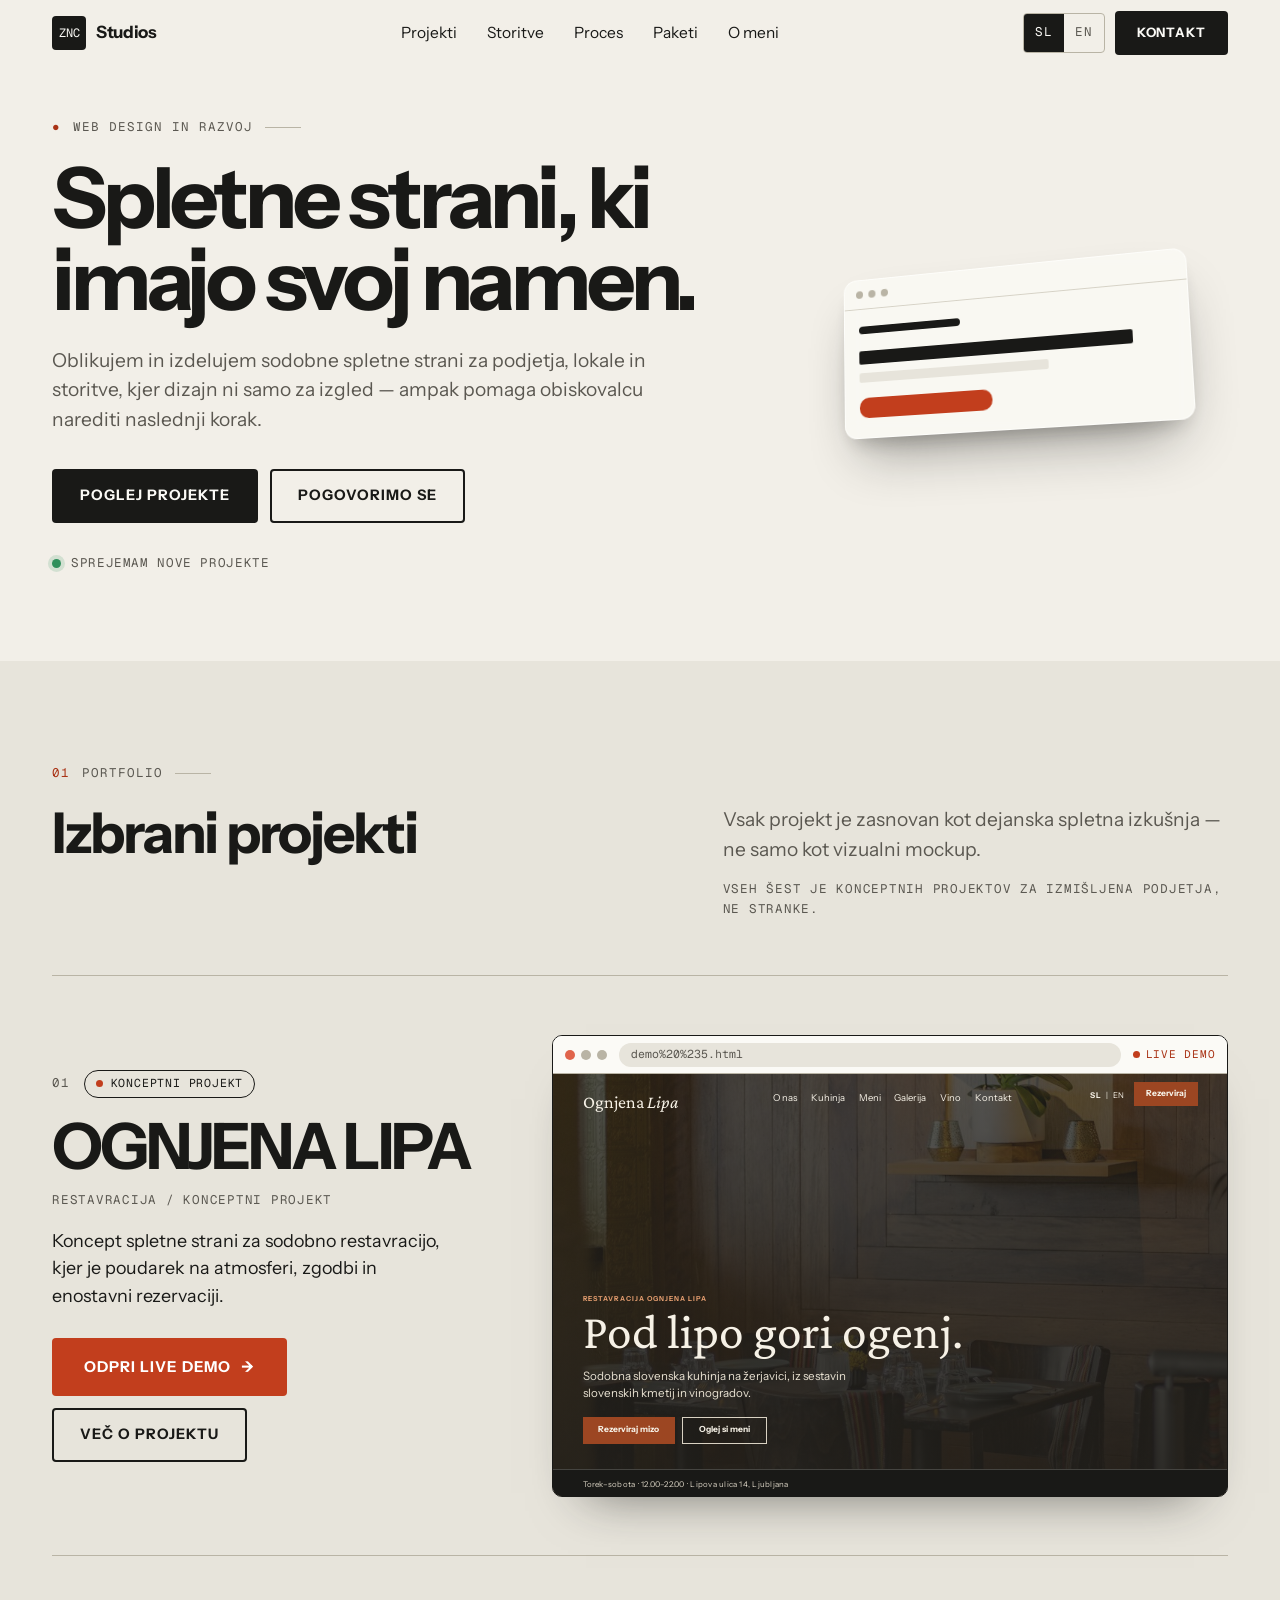
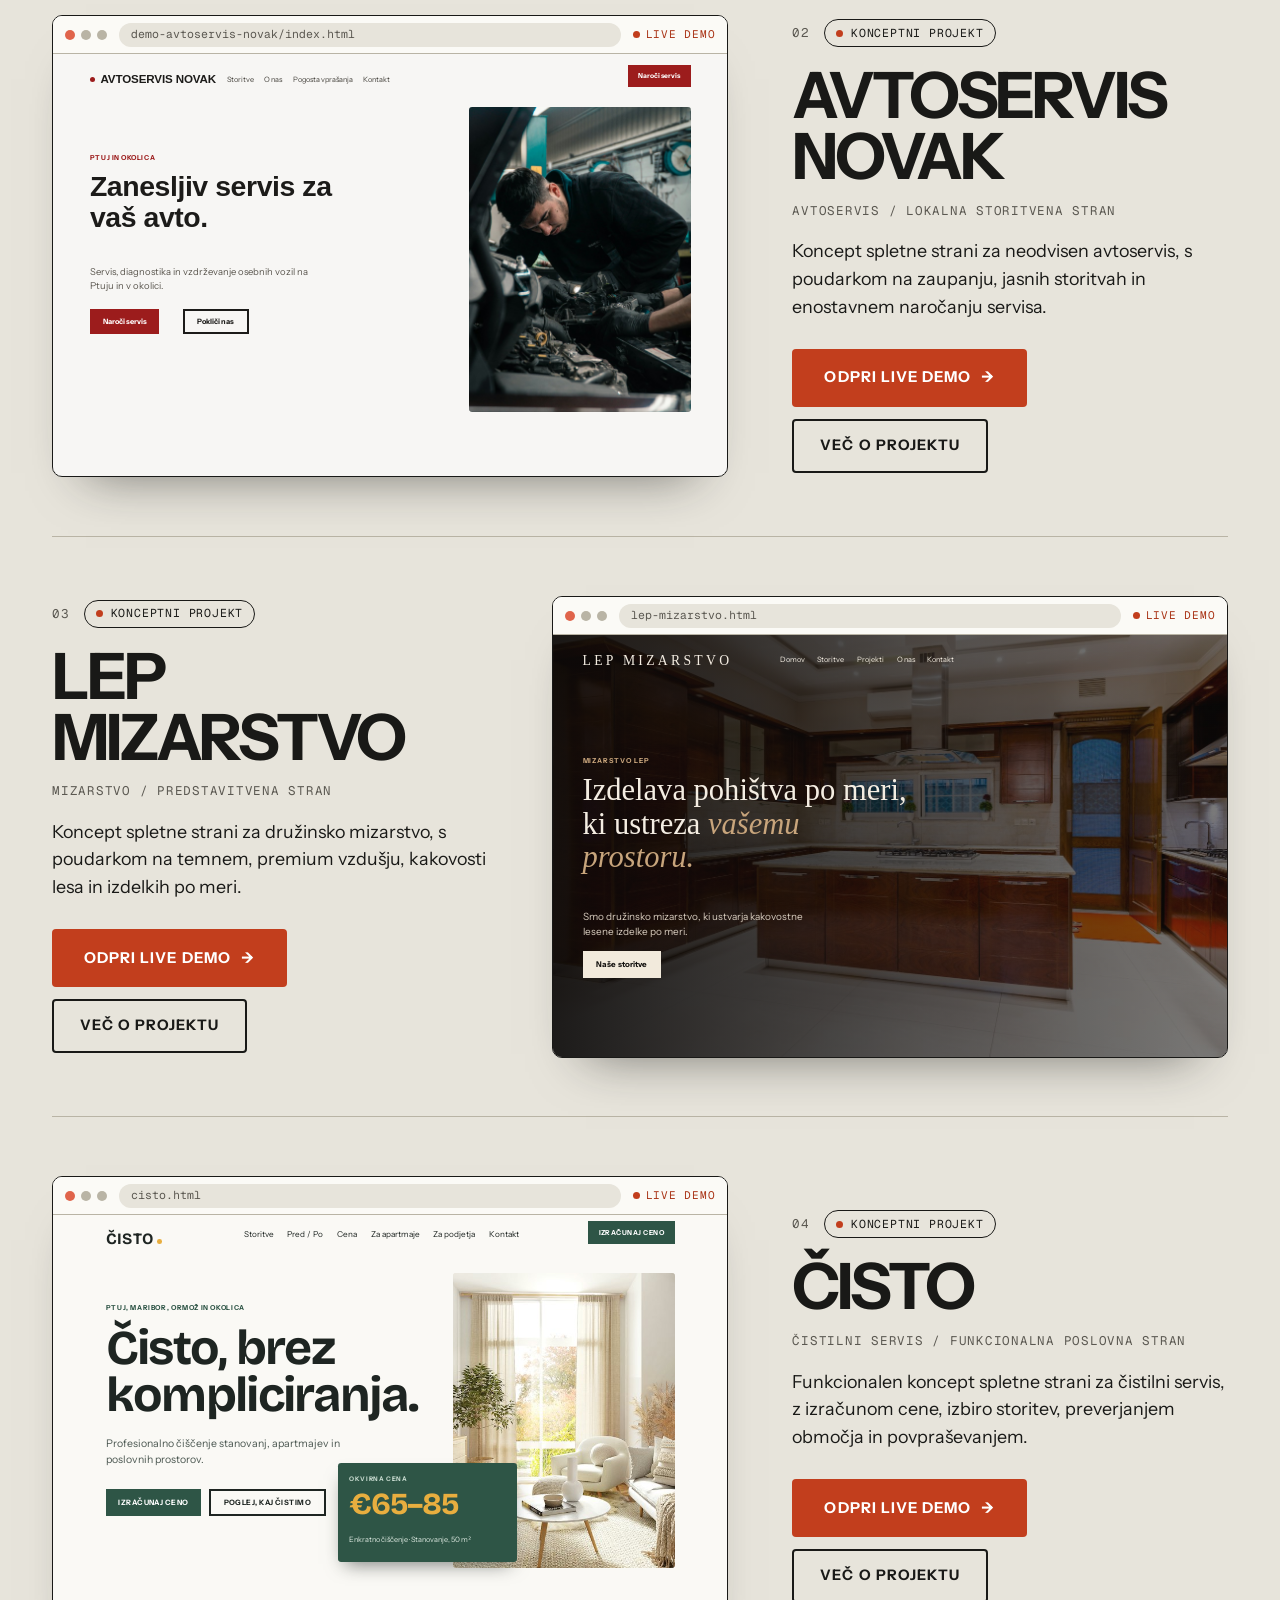
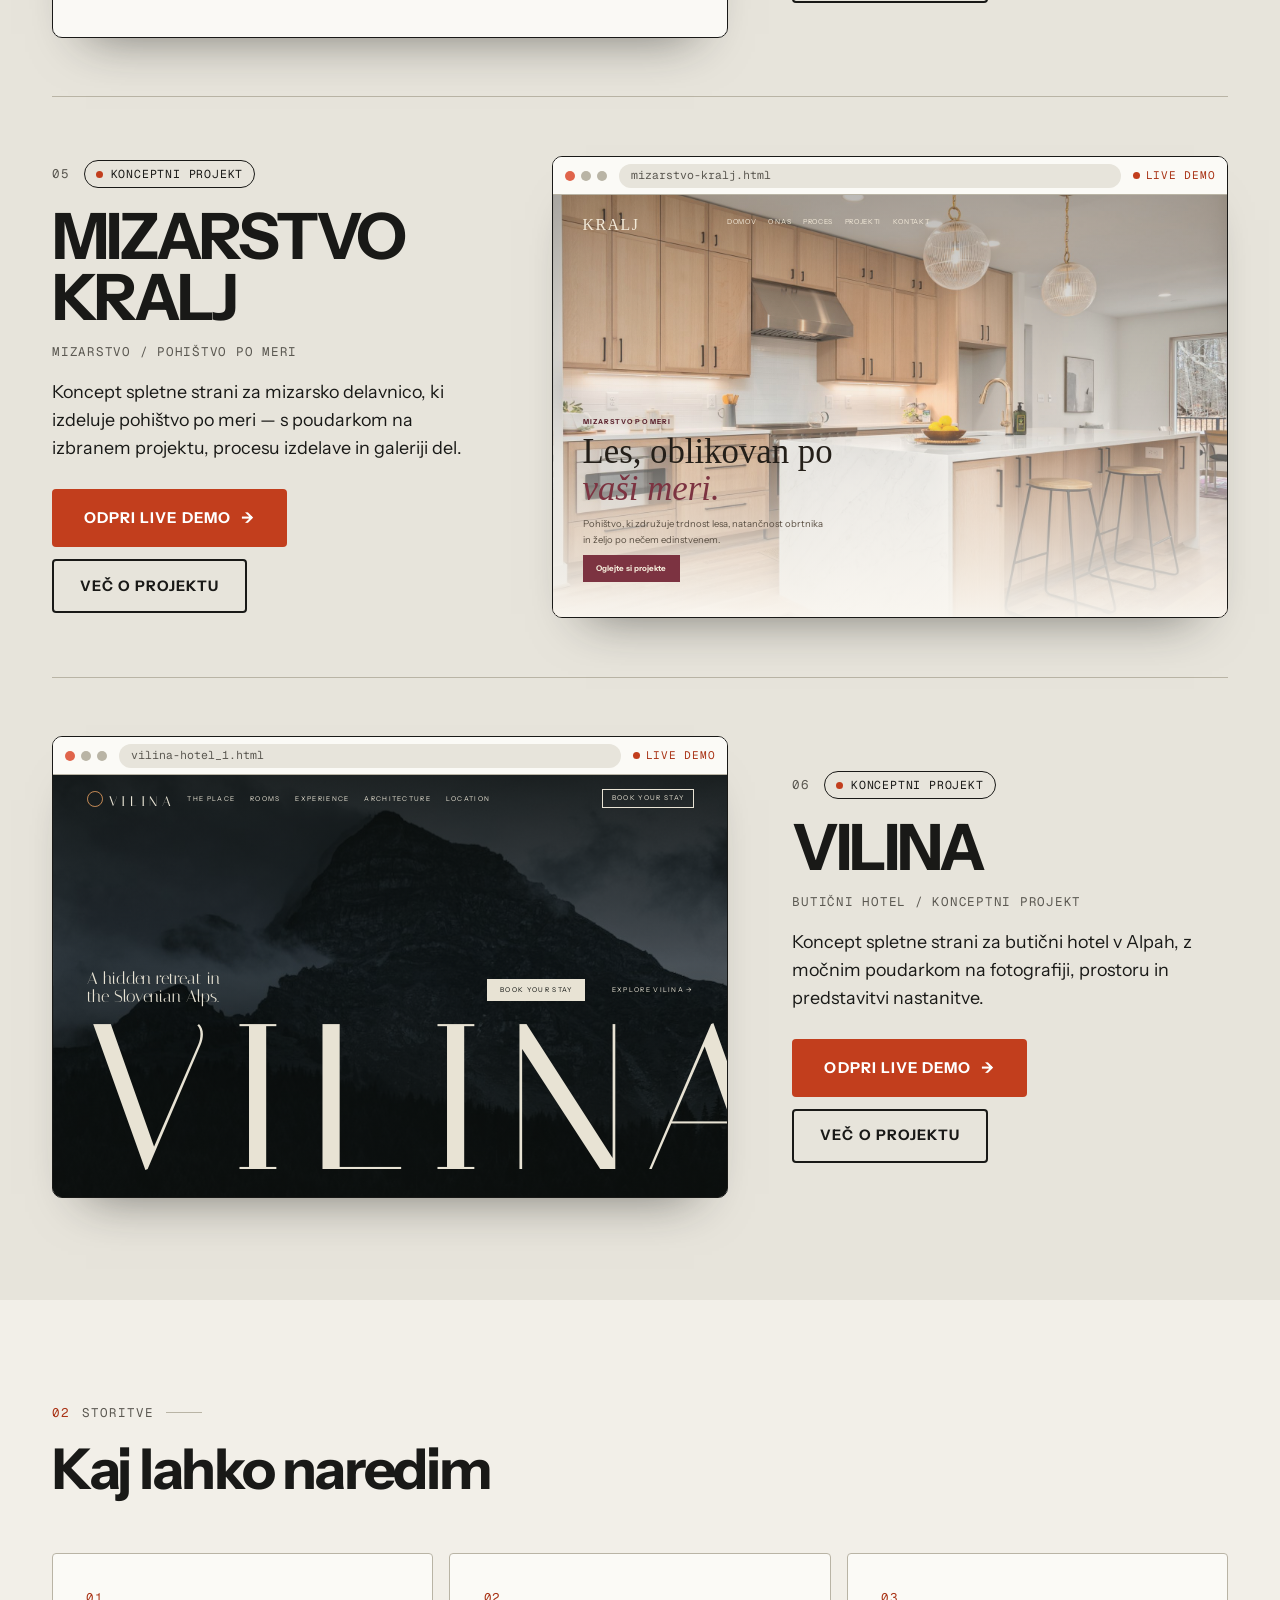
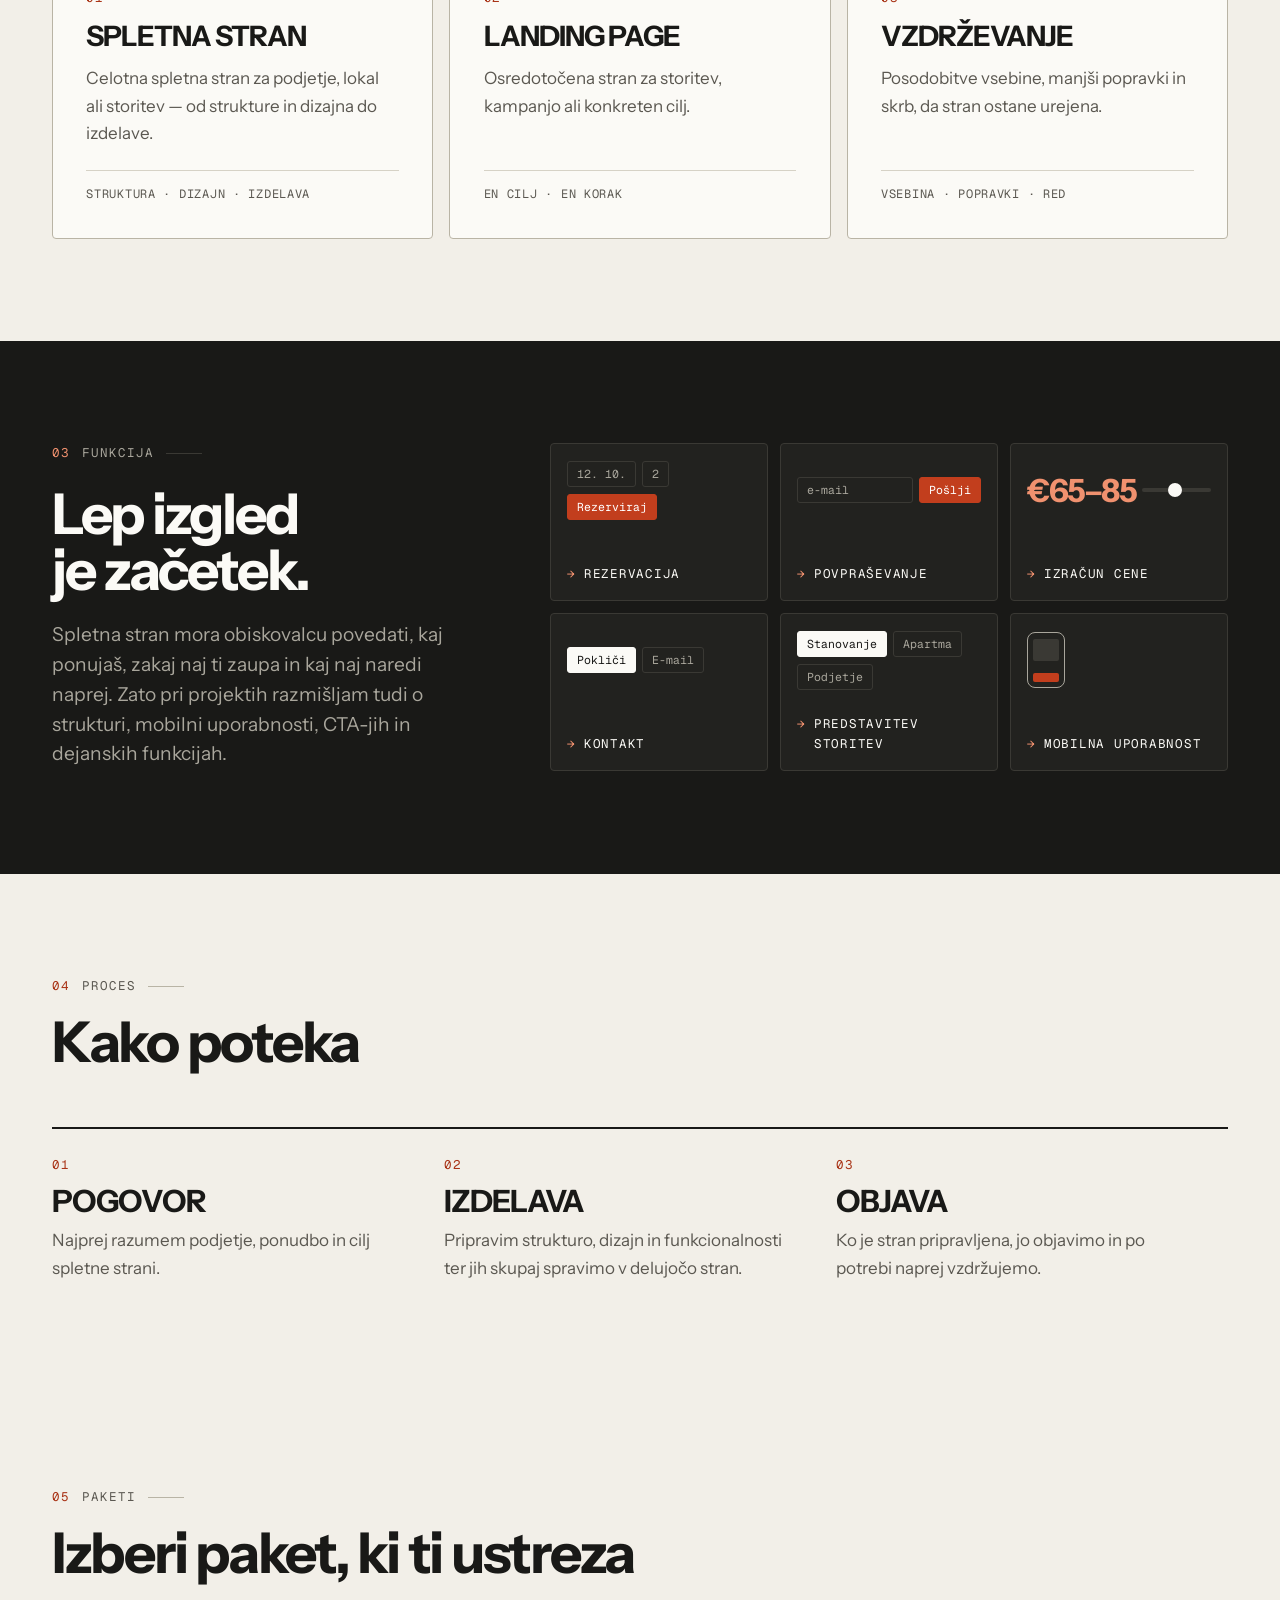
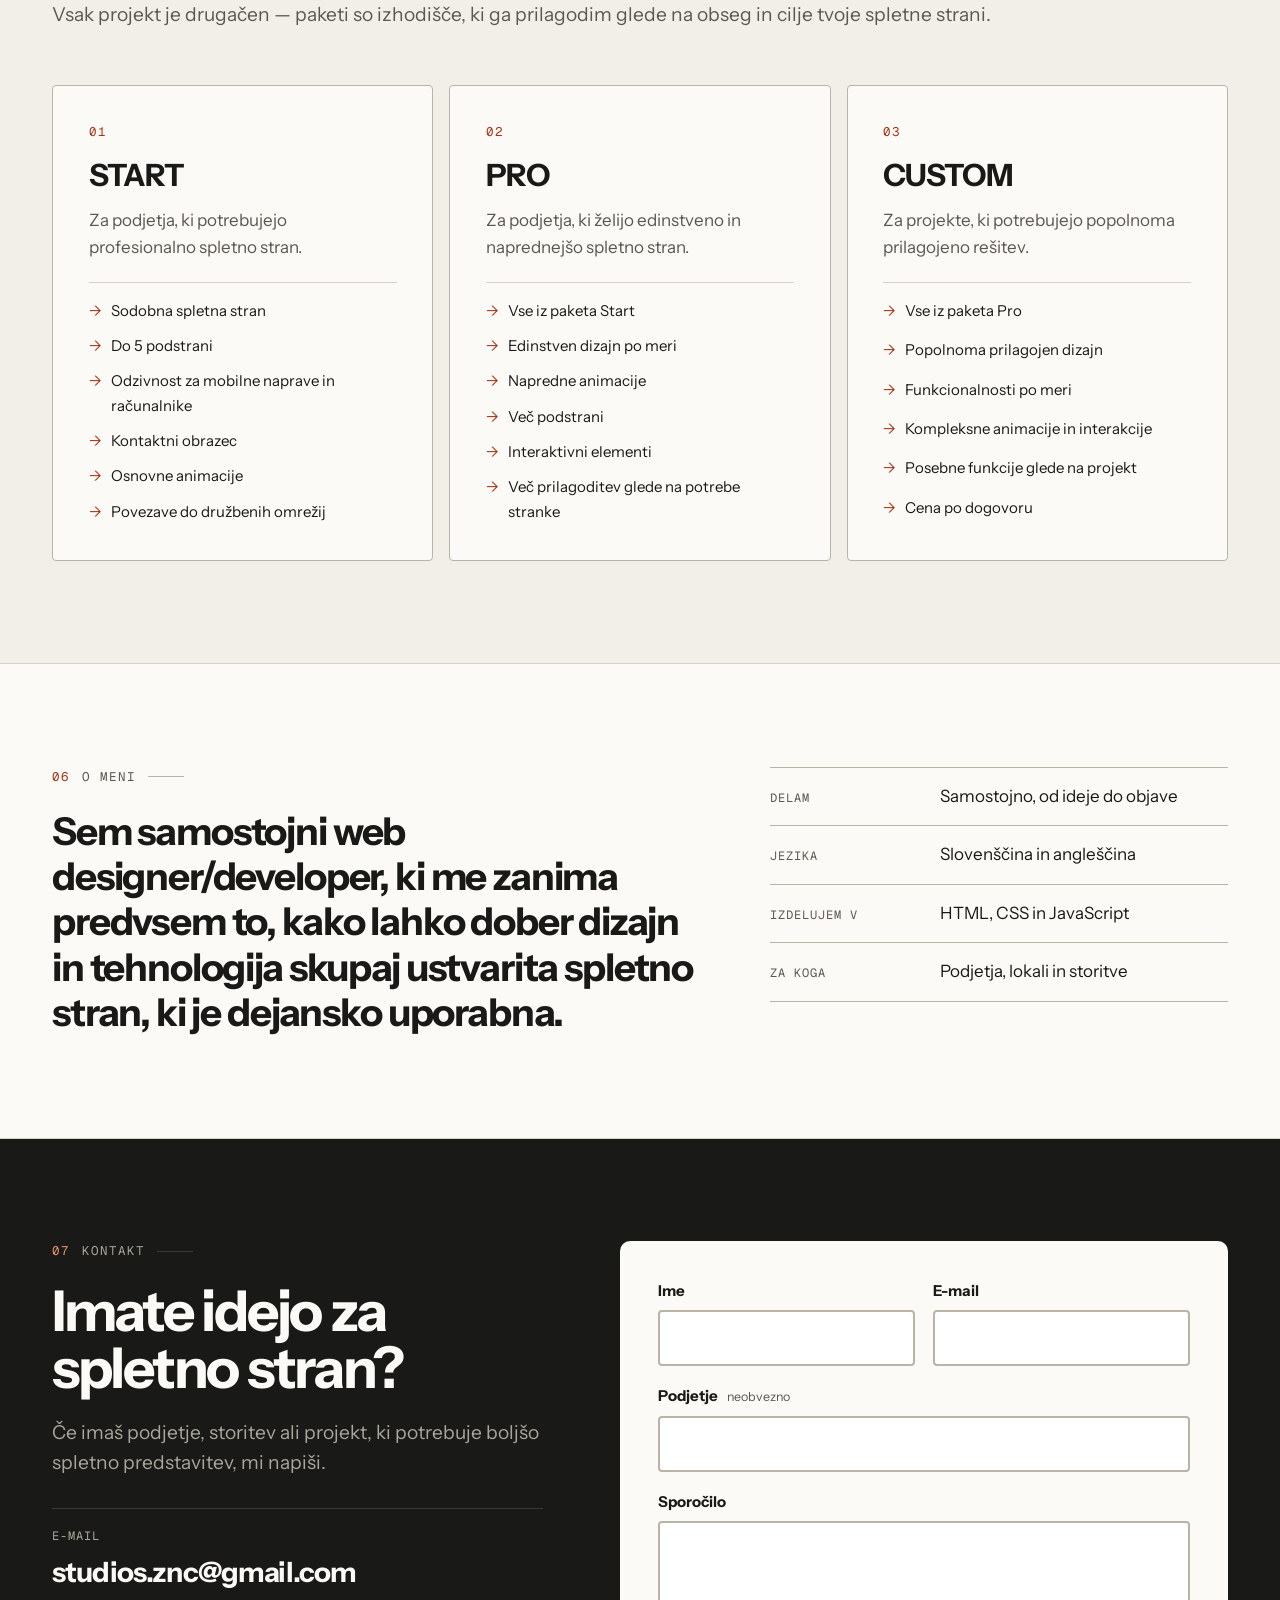
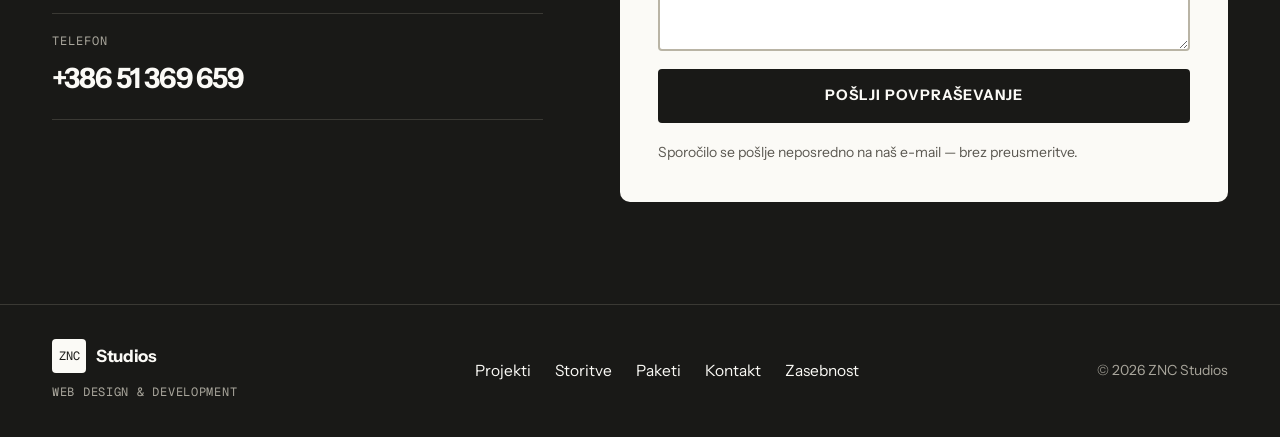
<file: index.html>
<!DOCTYPE html>
<html lang="sl">
<head>
<meta charset="utf-8">
<meta name="viewport" content="width=device-width, initial-scale=1, viewport-fit=cover">
<title>Web design in razvoj — spletne strani za podjetja, lokale in storitve</title>
<meta name="description" content="Samostojni web designer in developer. Oblikujem in izdelujem spletne strani za podjetja, lokale in storitve. Poglej projekte in mi napiši.">
<meta name="theme-color" content="#F2EFE8">
<link rel="icon" href="data:image/svg+xml,%3Csvg xmlns='http://www.w3.org/2000/svg' viewBox='0 0 64 64'%3E%3Crect width='64' height='64' rx='10' fill='%23191917'/%3E%3Cpath d='M20 22l-10 10 10 10M44 22l10 10-10 10' fill='none' stroke='%23F2EFE8' stroke-width='5' stroke-linecap='round' stroke-linejoin='round'/%3E%3Ccircle cx='32' cy='32' r='5' fill='%23C23E1D'/%3E%3C/svg%3E">
<link rel="preconnect" href="https://images.unsplash.com" crossorigin>
<meta property="og:type" content="website">
<meta property="og:locale" content="sl_SI">
<!-- og:url and canonical need the real production domain once this site is deployed — left unset for now, not invented -->
<meta property="og:url" content="">
<meta property="og:title" content="ZNC Studios — Spletne strani, ki naredijo vtis">
<meta property="og:description" content="Izdelava modernih, hitrih in premišljeno oblikovanih spletnih strani za podjetja in blagovne znamke.">
<meta property="og:image" content="assets/preview-mizarstvo.jpg">
<meta name="twitter:card" content="summary_large_image">
<meta name="twitter:title" content="ZNC Studios — Spletne strani, ki naredijo vtis">
<meta name="twitter:description" content="Izdelava modernih, hitrih in premišljeno oblikovanih spletnih strani za podjetja in blagovne znamke.">
<meta name="twitter:image" content="assets/preview-mizarstvo.jpg">
<script>document.documentElement.className='js'</script>
<style>
@font-face{font-family:'Inst';font-weight:400;font-style:normal;font-display:swap;src:url([data-uri]) format('woff')}
@font-face{font-family:'Inst';font-weight:700;font-style:normal;font-display:swap;src:url([data-uri]) format('woff')}
@font-face{font-family:'GMono';font-weight:400;font-style:normal;font-display:swap;src:url([data-uri]) format('woff')}
@font-face{font-family:'Crimson';font-weight:400;font-style:normal;font-display:swap;src:url([data-uri]) format('woff')}
@font-face{font-family:'Crimson';font-weight:400;font-style:italic;font-display:swap;src:url([data-uri]) format('woff')}
@font-face{font-family:'Italiana';font-weight:400;font-style:normal;font-display:swap;src:url([data-uri]) format('woff')}
@font-face{font-family:'Bricolage';font-weight:700;font-style:normal;font-display:swap;src:url([data-uri]) format('woff')}
/* Portfolio. Instrument Sans (text + headlines) + Geist Mono (labels).
   Palette: warm off-white, charcoal, soft gray + ONE accent (vermilion). Shape lock: 4px radius, 10px for browser windows. */
:root{
  --bg:#F2EFE8; --paper:#FBFAF6; --gray:#E7E4DB; --line:#D6D2C6; --line-2:#B9B4A5;
  --ink:#191917; --ink-2:#5B5851; --ink-3:#F2EFE8;
  --dk:#191917; --dk-2:#22221F; --dk-line:#3A3934; --dk-mut:#A9A69C;
  --accent:#C23E1D; --accent-d:#A93316; --accent-l:#F0916F;
  --r:4px; --rw:10px; --gut:clamp(18px,4.2vw,52px); --wrap:1240px; --sp:clamp(64px,8vw,116px); --hdr:66px;
  --ease:cubic-bezier(.2,.7,.2,1);
  --sans:'Inst','Segoe UI',system-ui,-apple-system,Roboto,Arial,sans-serif;
  --mono:'GMono',ui-monospace,SFMono-Regular,Menlo,Consolas,monospace;
}
*,*::before,*::after{box-sizing:border-box}
html{-webkit-text-size-adjust:100%;text-size-adjust:100%}
@media (prefers-reduced-motion:no-preference){html{scroll-behavior:smooth}}
body{margin:0;background:var(--bg);color:var(--ink);font:400 17px/1.62 var(--sans);-webkit-font-smoothing:antialiased;overflow-x:clip}
img{display:block;max-width:100%}
h1,h2,h3,h4,p,ul,ol,dl,dd,figure,blockquote{margin:0}
ul,ol{padding:0;list-style:none}
a{color:inherit}
button,input,textarea{font:inherit;color:inherit}
button{cursor:pointer;background:none;border:0;padding:0}
[hidden]{display:none!important}
:focus{outline:none}
:focus-visible{outline:2.5px solid var(--ink);outline-offset:3px;border-radius:var(--r)}
.on-dark :focus-visible,.dark :focus-visible{outline-color:#fff}
.sr{position:absolute;width:1px;height:1px;overflow:hidden;clip:rect(0 0 0 0);white-space:nowrap}
.skip{position:absolute;left:12px;top:-60px;background:var(--ink);color:#fff;padding:12px 18px;border-radius:var(--r);z-index:300;text-decoration:none;font-weight:700}
.skip:focus{top:12px}
.wrap{width:min(100% - 2*var(--gut),var(--wrap));margin-inline:auto}
section[id]{scroll-margin-top:calc(var(--hdr) - 4px)}
.sec{padding-block:var(--sp)}
.mono{font-family:var(--mono);font-size:12.5px;letter-spacing:.06em;text-transform:uppercase}

/* type */
.h1,.h2,.h3{font-weight:700;letter-spacing:-.035em;text-wrap:balance}
.h1{font-size:clamp(42px,6.6vw,90px);line-height:.96;letter-spacing:-.05em}
.h2{font-size:clamp(32px,4.4vw,58px);line-height:1;letter-spacing:-.04em}
.h3{font-size:clamp(22px,2.2vw,28px);line-height:1.12}
.lead{font-size:clamp(17.5px,1.5vw,20.5px);line-height:1.55;color:var(--ink-2);text-wrap:pretty}
.eyebrow{display:flex;align-items:center;gap:12px;font-family:var(--mono);font-size:12.5px;letter-spacing:.08em;text-transform:uppercase;color:var(--ink-2)}
.eyebrow b{font-weight:400;color:var(--accent-d)}
.eyebrow::after{content:"";width:36px;height:1px;background:var(--line-2)}
.dark .eyebrow{color:var(--dk-mut)}.dark .eyebrow b{color:var(--accent-l)}.dark .eyebrow::after{background:var(--dk-line)}
.sh{display:grid;gap:18px;margin-bottom:clamp(30px,4.4vw,56px)}
@media (min-width:900px){.sh--row{grid-template-columns:minmax(0,6fr) minmax(0,5fr);align-items:start;column-gap:64px;row-gap:22px}.sh--row .eyebrow{grid-column:1/-1}}

/* buttons */
.btn{display:inline-flex;align-items:center;justify-content:center;gap:10px;min-height:54px;padding:0 26px;border-radius:var(--r);border:2px solid transparent;font-weight:700;font-size:14.5px;letter-spacing:.07em;text-transform:uppercase;line-height:1.1;text-align:center;text-decoration:none;transition:background .2s,color .2s,border-color .2s,transform .15s}
.btn:active{transform:translateY(1px)}
.btn--ink{background:var(--ink);color:var(--paper)}
.btn--ink:hover{background:#000}
.btn--line{border-color:var(--ink)}
.btn--line:hover{background:var(--ink);color:var(--paper)}
.btn--demo{background:var(--accent);color:#fff}
.btn--demo:hover{background:var(--accent-d)}
.btn--demo .ar{display:inline-block;transition:transform .25s var(--ease)}
.btn--demo:hover .ar{transform:translateX(4px)}
.btn--sm{min-height:44px;padding:0 18px;font-size:13px}
.btn--block{width:100%}
.dark .btn--line{border-color:#fff;color:#fff}.dark .btn--line:hover{background:#fff;color:var(--ink)}

/* header */
.hdr{position:sticky;top:0;z-index:100;height:var(--hdr);background:var(--bg);border-bottom:1px solid transparent;transition:border-color .25s}
.hdr.is-stuck{border-bottom-color:var(--line)}
.hdr__in{height:100%;display:flex;align-items:center;justify-content:space-between;gap:16px}
.logo{display:inline-flex;align-items:center;gap:10px;text-decoration:none;font-weight:700;font-size:17px;letter-spacing:-.02em;line-height:1;min-width:0}
.logo__m{flex:none;display:grid;place-items:center;width:34px;height:34px;background:var(--ink);color:var(--paper);border-radius:var(--r);font-family:var(--mono);font-size:12px;letter-spacing:0;font-weight:400}
.logo__t{overflow:hidden;text-overflow:ellipsis;white-space:nowrap}
.nav{display:none;gap:30px}
.nav a{position:relative;font-size:15.5px;text-decoration:none;padding:8px 0}
.nav a::after{content:"";position:absolute;left:0;right:0;bottom:3px;height:2px;background:var(--accent);transform:scaleX(0);transform-origin:left;transition:transform .25s var(--ease)}
.nav a:hover::after,.nav a[aria-current="true"]::after{transform:scaleX(1)}
.hdr__r{display:flex;align-items:center;gap:10px}
.lang{display:none;border:1.5px solid var(--line-2);border-radius:var(--r);overflow:hidden}
.lang button{min-width:40px;height:38px;padding:0 9px;font-family:var(--mono);font-size:12.5px;letter-spacing:.05em;color:var(--ink-2)}
.lang button[aria-pressed="true"]{background:var(--ink);color:var(--paper)}
.lang button:not([aria-pressed="true"]):hover{background:var(--gray)}
.hdr__cta{min-height:44px;padding:0 16px;font-size:13px}
.burger{width:44px;height:44px;border:1.5px solid var(--line-2);border-radius:var(--r);display:inline-flex;flex-direction:column;align-items:center;justify-content:center;gap:5px}
.burger i{display:block;width:19px;height:2px;background:var(--ink);transition:transform .25s var(--ease)}
.burger[aria-expanded="true"] i:nth-child(1){transform:translateY(3.5px) rotate(45deg)}
.burger[aria-expanded="true"] i:nth-child(2){transform:translateY(-3.5px) rotate(-45deg)}
.mnav{position:fixed;inset:var(--hdr) 0 0 0;z-index:99;background:var(--bg);padding:10px var(--gut) 28px;display:flex;flex-direction:column;overflow:auto;visibility:hidden;opacity:0;transition:opacity .2s,visibility 0s .2s}
.mnav.is-open{visibility:visible;opacity:1;transition-delay:0s}
.mnav a.ml{font-weight:700;font-size:30px;letter-spacing:-.035em;text-decoration:none;padding:15px 0;border-bottom:1px solid var(--line)}
.mnav .lang{display:inline-flex;align-self:flex-start;margin-top:22px}
.mnav .btn{margin-top:18px}
@media (min-width:900px){.nav{display:flex}.lang{display:inline-flex}.burger,.mnav{display:none}.hdr__cta{min-height:44px;padding:0 20px}}
@media (min-width:900px) and (max-width:1010px){.nav{gap:20px}}

/* hero */
.hero{padding:clamp(28px,4vw,56px) 0 clamp(56px,6.6vw,92px);position:relative}
.hero__g{display:grid;gap:40px;grid-template-columns:minmax(0,1fr);align-items:center}
.hero__t{margin:20px 0 26px}
.hero__p{max-width:56ch;margin-bottom:34px}
.hero__cta{display:flex;flex-wrap:wrap;gap:12px}
.avail{display:inline-flex;align-items:center;gap:10px;margin-top:30px;font-family:var(--mono);font-size:12.5px;letter-spacing:.05em;text-transform:uppercase;color:var(--ink-2)}
.avail i{width:9px;height:9px;border-radius:50%;background:#2F8F5B;box-shadow:0 0 0 4px rgba(47,143,91,.16)}
@media (min-width:940px){.hero__g{grid-template-columns:minmax(0,7fr) minmax(0,4.6fr);gap:clamp(40px,6vw,96px)}}

/* mini floating 3D browser — replaces the old decorative circles in the same grid cell (hero-browser-*, isolated) */
.hero-browser{position:relative;aspect-ratio:3/2;max-width:340px;width:100%;margin-inline:auto;justify-self:start;display:flex;align-items:center;justify-content:center;perspective:1100px}
@media (min-width:940px){.hero-browser{aspect-ratio:1/1.04;max-width:460px;margin-inline:0;justify-self:end}}
.hero-browser-3d{width:85%;max-width:360px;transform:rotateX(9deg) rotateY(-16deg) rotateZ(-2deg);animation:heroBrowserFloat 6.5s ease-in-out infinite alternate;transform-style:preserve-3d}
@keyframes heroBrowserFloat{from{transform:rotateX(9deg) rotateY(-16deg) rotateZ(-2deg) translateY(0)}to{transform:rotateX(7deg) rotateY(-13deg) rotateZ(-1deg) translateY(-10px)}}
.hero-browser-spin{border-radius:14px;overflow:hidden;background:rgba(251,250,246,.8);border:1px solid rgba(255,255,255,.6);box-shadow:0 30px 55px -20px rgba(25,25,23,.45),0 12px 22px -12px rgba(25,25,23,.3);-webkit-backdrop-filter:blur(10px) saturate(140%);backdrop-filter:blur(10px) saturate(140%);animation:heroBrowserSpin 9s ease-in-out infinite alternate}
@keyframes heroBrowserSpin{from{transform:rotateY(-18deg)}to{transform:rotateY(18deg)}}
.hero-browser-tilt{transition:transform .35s ease-out}
.hero-browser-bar{display:flex;align-items:center;gap:6px;padding:11px 13px;border-bottom:1px solid var(--line)}
.hero-browser-bar i{width:8px;height:8px;border-radius:50%;background:var(--line-2)}
.hero-browser-body{padding:18px 16px 20px}
.hb-nav{height:8px;width:34%;border-radius:4px;background:var(--ink);margin-bottom:18px}
.hb-line{display:block;height:10px;border-radius:2px;background:var(--gray);margin-bottom:9px}
.hb-line--l{width:88%;height:14px;background:var(--ink)}
.hb-line--s{width:62%;margin-bottom:0}
.hb-btn{margin-top:16px;width:44%;height:21px;border-radius:10px;background:var(--accent)}

/* section reveal */
.js .rv{opacity:0;transform:translateY(14px);transition:opacity .6s var(--ease),transform .6s var(--ease);transition-delay:var(--d,0s)}
.js .rv.in{opacity:1;transform:none}

/* projects */
.projects{background:var(--gray)}
.proj{display:grid;gap:26px 0;grid-template-columns:minmax(0,1fr);padding-block:clamp(34px,4.6vw,64px);border-top:1px solid var(--line-2)}
.proj:last-of-type{padding-bottom:0}
.proj__meta{display:flex;flex-wrap:wrap;align-items:center;gap:10px 14px;margin-bottom:18px}
.proj__n{color:var(--ink-2)}
.tagc{display:inline-flex;align-items:center;gap:8px;height:28px;padding:0 11px;border:1.5px solid var(--ink);border-radius:99px;font-family:var(--mono);font-size:11.5px;letter-spacing:.07em;text-transform:uppercase}
.tagc::before{content:"";width:7px;height:7px;border-radius:50%;background:var(--accent)}
.proj__name{font-size:clamp(38px,5vw,66px);font-weight:700;letter-spacing:-.05em;line-height:.95}
.proj__cat{margin:14px 0 16px;color:var(--ink-2)}
.proj__desc{font-size:clamp(17px,1.4vw,19.5px);line-height:1.55;max-width:46ch;text-wrap:pretty}
.proj__cta{display:flex;flex-wrap:wrap;gap:12px;margin-top:28px}
.proj__cta .btn--demo{min-height:58px;padding:0 30px;font-size:15px}
.proj__more{grid-column:1/-1;display:grid;grid-template-rows:0fr;transition:grid-template-rows .4s var(--ease)}
.proj__more>div{overflow:hidden;min-height:0;visibility:hidden;transition:visibility 0s .4s}
.proj.is-open .proj__more{grid-template-rows:1fr}
.proj.is-open .proj__more>div{visibility:visible;transition-delay:0s}
.pd{margin-top:8px;padding:clamp(20px,3vw,34px);background:var(--paper);border:1px solid var(--line-2);border-radius:var(--r);display:grid;gap:0;grid-template-columns:minmax(0,1fr)}
.pd__r{display:grid;gap:6px;padding:16px 0;border-top:1px solid var(--line)}
.pd__r:first-child{border-top:0;padding-top:0}
.pd__r:last-child{padding-bottom:0}
.pd dt{font-family:var(--mono);font-size:12px;letter-spacing:.08em;text-transform:uppercase;color:var(--ink-2)}
.pd dd{font-size:17px}
.pd ul{display:grid;gap:6px 24px;grid-template-columns:minmax(0,1fr)}
.pd li{position:relative;padding-left:22px}
.pd li::before{content:"→";position:absolute;left:0;color:var(--accent-d)}
.pd h4{font-size:clamp(24px,2.6vw,34px);letter-spacing:-.035em;font-weight:700;margin-bottom:6px}
.pd__close{margin-top:22px}
@media (min-width:700px){.pd ul{grid-template-columns:repeat(2,minmax(0,1fr))}.pd__r{grid-template-columns:150px minmax(0,1fr);gap:20px;align-items:baseline}}
@media (min-width:940px){
  .proj{grid-template-columns:minmax(0,4.7fr) minmax(0,7.3fr);gap:0 clamp(36px,5vw,84px);align-items:center}
  .proj:nth-of-type(even){grid-template-columns:minmax(0,7.3fr) minmax(0,4.7fr)}
  .proj:nth-of-type(even) .proj__view{order:-1}
}
.proj__view{position:relative;min-width:0}

/* browser frame */
.frame{display:block;position:relative;background:#fff;border:1px solid var(--ink);border-radius:var(--rw);overflow:hidden;text-decoration:none;box-shadow:0 30px 50px -34px rgba(25,25,23,.6);transition:transform .45s var(--ease),box-shadow .45s var(--ease);will-change:transform}
.frame__bar{display:grid;grid-template-columns:auto minmax(0,1fr) auto;align-items:center;gap:12px;height:38px;padding:0 12px;background:var(--paper);border-bottom:1px solid var(--line-2)}
.dots{display:flex;gap:6px}
.dots i{width:10px;height:10px;border-radius:50%;background:var(--line-2)}
.dots i:nth-child(1){background:#E0644B}
.frame__url{height:24px;padding:0 12px;background:var(--gray);border-radius:99px;font-family:var(--mono);font-size:11.5px;color:var(--ink-2);display:flex;align-items:center;overflow:hidden;white-space:nowrap;text-overflow:ellipsis;transition:background .3s,color .3s}
.frame__url span{overflow:hidden;text-overflow:ellipsis}
.frame__live{font-family:var(--mono);font-size:11px;letter-spacing:.07em;text-transform:uppercase;color:var(--accent-d);display:inline-flex;align-items:center;gap:6px;white-space:nowrap}
.frame__live::before{content:"";width:7px;height:7px;border-radius:50%;background:var(--accent)}
.screen{position:relative;aspect-ratio:16/10;overflow:hidden;background:#222;container-type:inline-size}
.screen .scr{position:absolute;inset:0;--u:calc(100cqw / 1280);transform-origin:50% 40%;transition:transform 1.1s var(--ease)}
.screen iframe{position:absolute;left:0;top:0;width:1280px;height:800px;border:0;transform-origin:0 0;pointer-events:none;opacity:0;transition:opacity .5s}
.screen iframe.is-on{opacity:1}
.frame__cta{position:absolute;left:50%;bottom:22px;transform:translate(-50%,12px);opacity:0;background:var(--accent);color:#fff;font-weight:700;font-size:14px;letter-spacing:.07em;text-transform:uppercase;padding:14px 22px;border-radius:var(--r);white-space:nowrap;pointer-events:none;transition:opacity .3s,transform .4s var(--ease);box-shadow:0 12px 24px -12px rgba(0,0,0,.6)}
@media (hover:hover){
  .frame:hover,.frame:focus-visible{transform:scale(1.018) translateY(-3px);box-shadow:0 40px 60px -34px rgba(25,25,23,.7)}
  .frame:hover .scr{transform:scale(1.035)}
  .frame:hover .frame__url{background:var(--ink);color:#fff}
  .frame:hover .frame__cta{opacity:1;transform:translate(-50%,0)}
}
@media (hover:none){.frame__cta{display:none}}

/* miniature screens (pure HTML/CSS, sized in --u = 1/1280 of the card width) */
.scr{font-family:var(--sans)}
.u{position:absolute}
.scr .bg{position:absolute;inset:0;background-size:cover;background-position:center}
/* Ognjena Lipa */
.lp{background:#211f1b;color:#f6f1e6}
.lp .bg{opacity:.5}
.lp .shade{position:absolute;inset:0;background:linear-gradient(180deg,rgba(33,31,27,.5),rgba(33,31,27,.86))}
.lp .logo2{left:calc(var(--u)*56);top:calc(var(--u)*26);font-family:'Crimson',Georgia,serif;font-size:calc(var(--u)*34);white-space:nowrap}
.lp .logo2 em{font-style:italic}
.lp .lnk{top:calc(var(--u)*30);left:calc(var(--u)*418);font-size:calc(var(--u)*18);display:flex;gap:calc(var(--u)*26);white-space:nowrap}
.lp .bk{right:calc(var(--u)*56);top:calc(var(--u)*16);height:calc(var(--u)*44);padding:0 calc(var(--u)*23);background:#9c4622;font-weight:700;font-size:calc(var(--u)*16);display:flex;align-items:center}
.lp .sl{right:calc(var(--u)*196);top:calc(var(--u)*29);font-size:calc(var(--u)*15);letter-spacing:.04em;white-space:nowrap}
.lp .eb{left:calc(var(--u)*56);top:calc(var(--u)*415);font-size:calc(var(--u)*13);letter-spacing:.14em;color:#df9a6d;font-weight:700;white-space:nowrap}
.lp .h{left:calc(var(--u)*56);top:calc(var(--u)*440);font-family:'Crimson',Georgia,serif;font-size:calc(var(--u)*94);line-height:1.05;white-space:nowrap}
.lp .p{left:calc(var(--u)*56);top:calc(var(--u)*558);font-size:calc(var(--u)*22);line-height:1.45;width:calc(var(--u)*520);color:#e9e2d2}
.lp .b1,.lp .b2{top:calc(var(--u)*650);height:calc(var(--u)*52);display:flex;align-items:center;padding:0 calc(var(--u)*30);font-weight:700;font-size:calc(var(--u)*16);white-space:nowrap}
.lp .b1{left:calc(var(--u)*56);background:#9c4622}
.lp .b2{left:calc(var(--u)*245);border:1px solid #d9d2c3}
.lp .ft{left:0;right:0;bottom:0;height:calc(var(--u)*50);border-top:1px solid rgba(246,241,230,.2);padding:calc(var(--u)*15) calc(var(--u)*56);font-size:calc(var(--u)*15);letter-spacing:.03em;color:#d9d2c3;white-space:nowrap}
/* Vilina */
.vl{background:#0b0e0c;color:#e8e3d4}
.vl .bg{opacity:.62}
.vl .shade{position:absolute;inset:0;background:linear-gradient(180deg,rgba(11,14,12,.72),rgba(11,14,12,.25) 45%,rgba(11,14,12,.8))}
.vl .mk{left:calc(var(--u)*64);top:calc(var(--u)*30);width:calc(var(--u)*30);height:calc(var(--u)*30);border:1px solid #c68b56;border-radius:50%}
.vl .lg{left:calc(var(--u)*106);top:calc(var(--u)*29);font-family:'Italiana',Georgia,serif;font-size:calc(var(--u)*26);letter-spacing:.32em;white-space:nowrap}
.vl .lnk{left:calc(var(--u)*255);top:calc(var(--u)*36);font-size:calc(var(--u)*12.5);letter-spacing:.2em;display:flex;gap:calc(var(--u)*28);white-space:nowrap}
.vl .bk{right:calc(var(--u)*64);top:calc(var(--u)*26);height:calc(var(--u)*37);padding:0 calc(var(--u)*16);border:1px solid #e8e3d4;font-size:calc(var(--u)*12.5);letter-spacing:.2em;display:flex;align-items:center;white-space:nowrap}
.vl .tag{left:calc(var(--u)*64);top:calc(var(--u)*368);font-family:'Italiana',Georgia,serif;font-size:calc(var(--u)*32);line-height:1.1;width:calc(var(--u)*300)}
.vl .cta{right:calc(var(--u)*270);top:calc(var(--u)*388);height:calc(var(--u)*41);padding:0 calc(var(--u)*24);background:#e8e3d4;color:#0b0e0c;font-size:calc(var(--u)*12.5);letter-spacing:.2em;display:flex;align-items:center;white-space:nowrap}
.vl .ex{right:calc(var(--u)*64);top:calc(var(--u)*398);font-size:calc(var(--u)*12.5);letter-spacing:.2em;white-space:nowrap}
.vl .wm{left:calc(var(--u)*64);top:calc(var(--u)*440);font-family:'Italiana',Georgia,serif;font-size:calc(var(--u)*392);line-height:.9;letter-spacing:.08em;white-space:nowrap;color:#e8e3d4}
/* Čisto */
.cs{background:#FAF9F5;color:#1E2522}
.cs .logo3{left:calc(var(--u)*100);top:calc(var(--u)*20);font-family:'Bricolage',Arial,sans-serif;font-weight:700;font-size:calc(var(--u)*30);letter-spacing:.02em;white-space:nowrap}
.cs .logo3::after{content:"";display:inline-block;width:calc(var(--u)*9);height:calc(var(--u)*9);border-radius:50%;background:#E8AE3F;margin-left:calc(var(--u)*8)}
.cs .lnk{left:calc(var(--u)*362);top:calc(var(--u)*24);font-size:calc(var(--u)*15.5);display:flex;gap:calc(var(--u)*26);white-space:nowrap}
.cs .bk{right:calc(var(--u)*100);top:calc(var(--u)*12);height:calc(var(--u)*44);padding:0 calc(var(--u)*20);background:#2E5546;color:#fff;font-weight:700;font-size:calc(var(--u)*13);letter-spacing:.07em;display:flex;align-items:center;white-space:nowrap}
.cs .eb{left:calc(var(--u)*100);top:calc(var(--u)*166);font-size:calc(var(--u)*13);letter-spacing:.09em;font-weight:700;color:#2E5546;white-space:nowrap}
.cs .h{left:calc(var(--u)*100);top:calc(var(--u)*208);font-family:'Bricolage',Arial,sans-serif;font-weight:700;font-size:calc(var(--u)*92);line-height:.98;letter-spacing:-.035em;width:calc(var(--u)*640)}
.cs .p{left:calc(var(--u)*100);top:calc(var(--u)*420);font-size:calc(var(--u)*20);line-height:1.5;color:#4B5751;width:calc(var(--u)*520)}
.cs .b1,.cs .b2{top:calc(var(--u)*520);height:calc(var(--u)*52);display:flex;align-items:center;padding:0 calc(var(--u)*24);font-weight:700;font-size:calc(var(--u)*14);letter-spacing:.06em;white-space:nowrap}
.cs .b1{left:calc(var(--u)*100);background:#2E5546;color:#fff}
.cs .b2{left:calc(var(--u)*296);border:2px solid #1E2522}
.cs .ph{right:calc(var(--u)*100);top:calc(var(--u)*110);width:calc(var(--u)*420);height:calc(var(--u)*560);border-radius:calc(var(--u)*6);overflow:hidden;background:#E3DFD4}
.cs .ph .bg{position:absolute;inset:0}
.cs .res{right:calc(var(--u)*400);top:calc(var(--u)*470);width:calc(var(--u)*340);background:#2E5546;color:#fff;border-radius:calc(var(--u)*6);padding:calc(var(--u)*22);box-shadow:0 calc(var(--u)*18) calc(var(--u)*34) calc(var(--u)*-14) rgba(30,37,34,.6)}
.cs .res small{display:block;font-size:calc(var(--u)*12);font-weight:700;letter-spacing:.1em;color:#C7DACF}
.cs .res b{display:block;font-family:'Bricolage',Arial,sans-serif;font-size:calc(var(--u)*58);letter-spacing:-.04em;line-height:1.05;color:#E8AE3F;margin:calc(var(--u)*6) 0}
.cs .res span{font-size:calc(var(--u)*14);color:#DCE8E0;white-space:nowrap}
/* Mizarstvo LEP */
.mz{background:#12100e;color:#f4ede2}
.mz .bg{opacity:.55}
.mz .shade{position:absolute;inset:0;background:linear-gradient(90deg,rgba(11,9,8,.86),rgba(11,9,8,.4) 55%,rgba(11,9,8,.12))}
.mz .logo2{left:calc(var(--u)*56);top:calc(var(--u)*28);font-family:'Newsreader',Georgia,serif;font-size:calc(var(--u)*26);letter-spacing:.24em;white-space:nowrap}
.mz .lnk{left:calc(var(--u)*430);top:calc(var(--u)*36);font-size:calc(var(--u)*14);display:flex;gap:calc(var(--u)*24);white-space:nowrap}
.mz .eb{left:calc(var(--u)*56);top:calc(var(--u)*228);font-size:calc(var(--u)*13);letter-spacing:.14em;text-transform:uppercase;color:#c8a57c;font-weight:700;white-space:nowrap}
.mz .h{left:calc(var(--u)*56);top:calc(var(--u)*264);font-family:'Newsreader',Georgia,serif;font-weight:300;font-size:calc(var(--u)*58);line-height:1.1;width:calc(var(--u)*620)}
.mz .h em{font-style:italic;color:#c8a57c}
.mz .p{left:calc(var(--u)*56);top:calc(var(--u)*520);font-size:calc(var(--u)*19);line-height:1.5;width:calc(var(--u)*460);color:#d8cdbf}
.mz .b1{left:calc(var(--u)*56);top:calc(var(--u)*600);height:calc(var(--u)*50);padding:0 calc(var(--u)*26);background:#f2eadc;color:#12100e;font-weight:600;font-size:calc(var(--u)*15);display:flex;align-items:center;white-space:nowrap}
/* Avtoservis Novak */
.avn{background:#f7f6f4;color:#1c1b19}
.avn .logo3{left:calc(var(--u)*70);top:calc(var(--u)*30);font-family:Arial,Helvetica,sans-serif;font-weight:800;font-size:calc(var(--u)*22);letter-spacing:-.01em;white-space:nowrap;display:flex;align-items:center;gap:calc(var(--u)*10)}
.avn .logo3::before{content:"";width:calc(var(--u)*10);height:calc(var(--u)*10);border-radius:50%;background:#9c1c1c;flex-shrink:0}
.avn .lnk{left:calc(var(--u)*330);top:calc(var(--u)*38);font-size:calc(var(--u)*14);display:flex;gap:calc(var(--u)*20);white-space:nowrap;color:#47443e}
.avn .bk{right:calc(var(--u)*70);top:calc(var(--u)*20);height:calc(var(--u)*42);padding:0 calc(var(--u)*20);background:#9c1c1c;color:#fff;font-weight:700;font-size:calc(var(--u)*13);display:flex;align-items:center;white-space:nowrap}
.avn .eb{left:calc(var(--u)*70);top:calc(var(--u)*186);font-size:calc(var(--u)*13);letter-spacing:.08em;text-transform:uppercase;font-weight:700;color:#9c1c1c;white-space:nowrap}
.avn .h{left:calc(var(--u)*70);top:calc(var(--u)*222);font-family:Arial,Helvetica,sans-serif;font-weight:800;font-size:calc(var(--u)*54);line-height:1.1;letter-spacing:-.015em;width:calc(var(--u)*560)}
.avn .p{left:calc(var(--u)*70);top:calc(var(--u)*400);font-size:calc(var(--u)*18);line-height:1.5;color:#5c5850;width:calc(var(--u)*460)}
.avn .b1,.avn .b2{top:calc(var(--u)*484);height:calc(var(--u)*48);display:flex;align-items:center;padding:0 calc(var(--u)*24);font-weight:700;font-size:calc(var(--u)*14);white-space:nowrap}
.avn .b1{left:calc(var(--u)*70);background:#9c1c1c;color:#fff}
.avn .b2{left:calc(var(--u)*246);border:2px solid #1c1b19}
.avn .ph{right:calc(var(--u)*70);top:calc(var(--u)*100);width:calc(var(--u)*420);height:calc(var(--u)*580);border-radius:calc(var(--u)*6);overflow:hidden;background:#e7e5e1}
.avn .ph .bg{position:absolute;inset:0}
/* Mizarstvo Kralj */
.krl{background:#f1ebe0;color:#241f19}
.krl .bg{opacity:.85}
.krl .shade{position:absolute;inset:0;background:linear-gradient(0deg,rgba(250,247,241,.95) 0%,rgba(250,247,241,.5) 26%,rgba(250,247,241,0) 50%,rgba(36,31,25,.3) 100%)}
.krl .logo2{left:calc(var(--u)*56);top:calc(var(--u)*32);font-family:Georgia,serif;font-size:calc(var(--u)*30);letter-spacing:.1em;white-space:nowrap;color:#f3ead9}
.krl .lnk{left:calc(var(--u)*330);top:calc(var(--u)*40);font-size:calc(var(--u)*13);letter-spacing:.1em;text-transform:uppercase;display:flex;gap:calc(var(--u)*22);white-space:nowrap;color:#f3ead9}
.krl .eb{left:calc(var(--u)*56);top:calc(var(--u)*420);font-size:calc(var(--u)*13);letter-spacing:.16em;text-transform:uppercase;color:#5c2530;font-weight:700;white-space:nowrap}
.krl .h{left:calc(var(--u)*56);top:calc(var(--u)*454);font-family:Georgia,serif;font-size:calc(var(--u)*66);line-height:1.05;width:calc(var(--u)*560);color:#241f19}
.krl .h em{font-style:italic;color:#7c3341}
.krl .p{left:calc(var(--u)*56);top:calc(var(--u)*610);font-size:calc(var(--u)*18);width:calc(var(--u)*460);color:#5b5044}
.krl .b1{left:calc(var(--u)*56);top:calc(var(--u)*684);height:calc(var(--u)*50);padding:0 calc(var(--u)*26);background:#7c3341;color:#f3ead9;font-weight:600;font-size:calc(var(--u)*15);display:flex;align-items:center;white-space:nowrap}

/* services */
.svcs{display:grid;gap:14px;grid-template-columns:minmax(0,1fr)}
.svc{background:var(--paper);border:1px solid var(--line-2);border-radius:var(--r);padding:clamp(24px,2.6vw,34px);display:grid;gap:14px;grid-template-rows:auto auto 1fr auto;transition:transform .35s var(--ease),border-color .25s,box-shadow .35s var(--ease)}
@media (hover:hover){.svc:hover{transform:translateY(-4px);border-color:var(--ink);box-shadow:0 20px 30px -24px rgba(25,25,23,.5)}}
.svc__n{color:var(--accent-d)}
.svc h3{font-size:clamp(23px,2.2vw,30px);letter-spacing:-.035em;line-height:1.05;text-transform:uppercase}
.svc p{color:var(--ink-2)}
.svc__t{margin-top:8px;padding-top:14px;border-top:1px solid var(--line);color:var(--ink);font-family:var(--mono);font-size:12px;letter-spacing:.06em;text-transform:uppercase}
@media (min-width:860px){.svcs{grid-template-columns:repeat(3,minmax(0,1fr));gap:16px}}

/* packages — new, isolated section (pkg-*), reuses the site's existing visual language only */
.pkgs{display:grid;gap:14px;grid-template-columns:minmax(0,1fr)}
.pkg{background:var(--paper);border:1px solid var(--line-2);border-radius:var(--r);padding:clamp(26px,2.8vw,38px);display:grid;gap:16px;grid-template-rows:auto auto auto 1fr;transition:transform .35s var(--ease),border-color .25s,box-shadow .35s var(--ease)}
@media (hover:hover){.pkg:hover{transform:translateY(-4px);border-color:var(--ink);box-shadow:0 20px 30px -24px rgba(25,25,23,.5)}}
.pkg__n{color:var(--accent-d)}
.pkg h3{font-size:clamp(24px,2.4vw,32px);letter-spacing:-.035em;line-height:1.05;text-transform:uppercase}
.pkg__d{color:var(--ink-2);min-height:44px}
.pkg__list{margin-top:4px;padding-top:16px;border-top:1px solid var(--line);display:grid;gap:11px}
.pkg__list li{position:relative;padding-left:22px;font-size:15px}
.pkg__list li::before{content:"→";position:absolute;left:0;color:var(--accent-d)}
.pkg__cta{justify-self:start;align-self:end;margin-top:8px;display:inline-flex;align-items:center;gap:8px;font-family:var(--mono);font-size:12px;letter-spacing:.06em;text-transform:uppercase;color:var(--ink);text-decoration:none}
.pkg__cta span{transition:transform .25s var(--ease)}
.pkg__cta:hover span{transform:translateX(4px)}
@media (min-width:860px){.pkgs{grid-template-columns:repeat(3,minmax(0,1fr));gap:16px}}

/* function (dark) */
.dark{background:var(--dk);color:var(--paper)}
.dark .lead{color:var(--dk-mut)}
.fn{display:grid;gap:36px;grid-template-columns:minmax(0,1fr)}
.fn__t{display:grid;gap:22px;align-content:start}
.fn__t .lead{max-width:50ch}
.fns{display:grid;gap:12px;grid-template-columns:repeat(2,minmax(0,1fr))}
.fnt{background:var(--dk-2);border:1px solid var(--dk-line);border-radius:var(--r);padding:16px;display:grid;gap:14px;align-content:space-between;min-height:158px;transition:border-color .25s,transform .3s var(--ease)}
.fnt:hover{border-color:var(--accent-l);transform:translateY(-3px)}
.fnt__l{font-family:var(--mono);font-size:12.5px;letter-spacing:.06em;text-transform:uppercase;display:flex;gap:8px}
.fnt__l::before{content:"→";color:var(--accent-l)}
.mini{display:flex;align-items:center;gap:6px;flex-wrap:wrap;min-height:60px}
.mini span{height:26px;display:inline-flex;align-items:center;padding:0 9px;border:1px solid var(--dk-line);border-radius:3px;font-size:11.5px;color:var(--dk-mut);white-space:nowrap;font-family:var(--mono)}
.mini .acc{background:var(--accent);border-color:var(--accent);color:#fff}
.mini .on{background:var(--paper);border-color:var(--paper);color:var(--ink)}
.mini .line{flex:1 1 70px;min-width:60px;justify-content:flex-start;border-color:var(--dk-line)}
.mini .price{border:0;padding:0;height:auto;font-family:var(--sans);font-weight:700;font-size:32px;letter-spacing:-.04em;color:var(--accent-l)}
.mini .rng{flex:1 1 60px;height:4px;padding:0;border:0;background:var(--dk-line);position:relative;border-radius:2px}
.mini .rng::after{content:"";position:absolute;left:38%;top:-5px;width:14px;height:14px;background:var(--paper);border-radius:50%}
.mini .ph{width:38px;height:56px;padding:0;border:1.5px solid var(--dk-mut);border-radius:8px;position:relative}
.mini .ph::after{content:"";position:absolute;left:5px;right:5px;bottom:5px;height:9px;background:var(--accent);border-radius:2px}
.mini .ph::before{content:"";position:absolute;left:5px;right:5px;top:6px;height:22px;background:var(--dk-line);border-radius:2px}
@media (min-width:600px){.fns{grid-template-columns:repeat(3,minmax(0,1fr))}}
@media (min-width:1040px){.fn{grid-template-columns:minmax(0,4.6fr) minmax(0,7.4fr);gap:clamp(40px,6vw,88px);align-items:start}}

/* process */
.steps{display:grid;gap:0;grid-template-columns:minmax(0,1fr);border-top:2px solid var(--ink)}
.step{display:grid;gap:10px;padding:26px 0;border-bottom:1px solid var(--line-2)}
.step__k{display:flex;gap:12px;align-items:baseline}
.step__n{color:var(--accent-d)}
.step h3{font-size:clamp(24px,2.4vw,32px);letter-spacing:-.035em;text-transform:uppercase;line-height:1.05}
.step p{color:var(--ink-2);max-width:40ch}
@media (min-width:860px){.steps{grid-template-columns:repeat(3,minmax(0,1fr));border-top:0}.step{border-bottom:0;border-top:2px solid var(--ink);padding:26px 32px 0 0}.step+.step{padding-left:0}}

/* about */
.about{background:var(--paper);border-block:1px solid var(--line)}
.ab{display:grid;gap:36px;grid-template-columns:minmax(0,1fr)}
.ab__q{font-size:clamp(24px,3vw,40px);line-height:1.18;letter-spacing:-.03em;font-weight:700;text-wrap:balance;max-width:26ch}
.facts{display:grid;border-top:1px solid var(--line-2);align-self:start}
.facts div{display:grid;gap:4px 20px;padding:15px 0;border-bottom:1px solid var(--line-2);grid-template-columns:minmax(0,1fr)}
.facts dt{font-family:var(--mono);font-size:12px;letter-spacing:.08em;text-transform:uppercase;color:var(--ink-2)}
.facts dd{font-size:17px}
.portrait{border-radius:var(--r);overflow:hidden;aspect-ratio:4/5;max-width:340px;background:var(--gray)}
.portrait img{width:100%;height:100%;object-fit:cover}
@media (min-width:600px){.facts div{grid-template-columns:150px minmax(0,1fr);align-items:baseline}}
@media (min-width:940px){.ab{grid-template-columns:minmax(0,7fr) minmax(0,5fr);gap:clamp(40px,6vw,96px);align-items:start}}

/* contact */
.ct{display:grid;gap:36px;grid-template-columns:minmax(0,1fr);align-items:start}
.ct__t{display:grid;gap:22px;align-content:start}
.direct{display:grid;border-top:1px solid var(--dk-line);margin-top:8px}
.direct a{display:grid;gap:4px;padding:18px 0;border-bottom:1px solid var(--dk-line);text-decoration:none;transition:padding .25s var(--ease)}
.direct a:hover{padding-left:8px}
.direct dt,.direct .k{font-family:var(--mono);font-size:12px;letter-spacing:.08em;text-transform:uppercase;color:var(--dk-mut)}
.direct .v{font-size:clamp(20px,2.4vw,28px);font-weight:700;letter-spacing:-.03em;word-break:break-word}
.direct a:hover .v{color:var(--accent-l)}
.form{background:var(--paper);color:var(--ink);border-radius:var(--rw);padding:clamp(22px,3vw,38px)}
#cform{display:grid;gap:18px}
.fld{display:grid;gap:7px;min-width:0}
.fld label{font-size:15px;font-weight:700}
.fld label small{font-weight:400;color:var(--ink-2);margin-left:6px}
.fld input,.fld textarea{width:100%;min-height:56px;padding:12px 15px;background:#fff;border:2px solid var(--line-2);border-radius:var(--r);font-size:17px;-webkit-appearance:none;appearance:none;transition:border-color .15s,box-shadow .15s}
.fld textarea{min-height:130px;resize:vertical;line-height:1.5}
.fld input:hover,.fld textarea:hover{border-color:var(--ink-2)}
.fld input:focus,.fld textarea:focus{outline:none;border-color:var(--ink);box-shadow:0 0 0 3px rgba(25,25,23,.12)}
.fld [aria-invalid="true"]{border-color:#B0301A}
.fld__e{color:#B0301A;font-size:14.5px;font-weight:700}
.fld__e:empty{display:none}
.frow{display:grid;gap:18px;grid-template-columns:minmax(0,1fr)}
@media (min-width:600px){.frow{grid-template-columns:repeat(2,minmax(0,1fr))}}
.hp{position:absolute;left:-9999px;top:-9999px;width:1px;height:1px;overflow:hidden}
.form__fine{font-size:14px;color:var(--ink-2)}
.done{display:grid;gap:18px;animation:fadeUp .4s var(--ease)}
@keyframes fadeUp{from{opacity:0;transform:translateY(8px)}to{opacity:1;transform:none}}
.done h3{font-size:clamp(26px,3vw,36px);letter-spacing:-.04em;line-height:1.05}
.done h3 .ck{display:inline-grid;place-items:center;width:34px;height:34px;border-radius:50%;background:var(--ink);color:#fff;font-size:18px;vertical-align:.1em;margin-right:8px;letter-spacing:0}
.done p{color:var(--ink-2)}
.done dl{display:grid;border-top:1px solid var(--line-2)}
.done dl div{display:flex;justify-content:space-between;gap:18px;padding:10px 0;border-bottom:1px solid var(--line);font-size:15.5px}
.done dt{color:var(--ink-2);flex:none}.done dd{font-weight:700;text-align:right;word-break:break-word}
.done__b{display:flex;flex-wrap:wrap;gap:12px}
@media (min-width:1000px){.ct{grid-template-columns:minmax(0,5fr) minmax(0,6.2fr);gap:clamp(40px,6vw,96px)}}

/* footer */
.ft{background:var(--dk);color:var(--dk-mut);border-top:1px solid var(--dk-line);padding:34px 0}
.ft__in{display:flex;flex-wrap:wrap;gap:18px 40px;align-items:center;justify-content:space-between}
.ft .logo{color:var(--paper)}
.ft .logo__m{background:var(--paper);color:var(--ink)}
.ft__s{font-family:var(--mono);font-size:12px;letter-spacing:.06em;text-transform:uppercase}
.ft nav{display:flex;flex-wrap:wrap;gap:4px 24px}
.ft nav a{color:var(--paper);text-decoration:none;padding:8px 0;font-size:15.5px}
.ft nav a:hover{text-decoration:underline;text-underline-offset:4px;text-decoration-color:var(--accent-l)}
.ft__c{font-size:14px;width:100%;padding-top:20px;margin-top:4px;border-top:1px solid var(--dk-line)}
@media (min-width:900px){.ft__c{width:auto;border:0;padding:0;margin:0}}
@media (max-width:899px){.ft{padding-bottom:96px}}

/* mobile CTA + toast */
.mbar{position:fixed;left:0;right:0;bottom:0;z-index:90;padding:10px var(--gut) calc(10px + env(safe-area-inset-bottom));background:linear-gradient(to top,var(--bg) 62%,rgba(242,239,232,0));transition:transform .3s var(--ease)}
.mbar .btn{box-shadow:0 12px 26px -12px rgba(25,25,23,.6);min-height:56px}
.mbar.is-off{transform:translateY(120%)}
@media (min-width:900px){.mbar{display:none}}
.toast{position:fixed;left:50%;bottom:96px;transform:translate(-50%,16px);background:var(--ink);color:#fff;padding:13px 18px;border-radius:var(--r);font-size:15px;z-index:150;opacity:0;pointer-events:none;transition:opacity .25s,transform .25s var(--ease);width:max-content;max-width:calc(100% - 32px);text-align:center}
.toast.is-on{opacity:1;transform:translate(-50%,0)}
@media (max-width:420px){.frame__url{font-size:10.5px}.frame__bar{gap:8px;padding:0 10px}}
@media (prefers-reduced-motion:reduce){
  *,*::before,*::after{transition-duration:.001ms!important;animation-duration:.001ms!important;transition-delay:0s!important}
  .js .rv{opacity:1!important;transform:none!important}
}

</style>
</head>
<body>
<div id="top"></div>
<a class="skip" href="#glavno" data-i18n="skip">Preskoči na vsebino</a>

<header class="hdr">
  <div class="wrap hdr__in">
    <a class="logo" href="#top" data-site-logo aria-label="Domov" data-i18n-attr="aria-label:nav.home"><span class="logo__m" data-site-mono>IP</span><span class="logo__t" data-site-name>Ime Priimek</span></a>
    <nav class="nav" aria-label="Glavna navigacija" data-i18n-attr="aria-label:nav.aria">
      <a href="#projekti" data-i18n="nav.projects">Projekti</a>
      <a href="#storitve" data-i18n="nav.services">Storitve</a>
      <a href="#proces" data-i18n="nav.process">Proces</a>
      <a href="#paketi" data-i18n="nav.packages">Paketi</a>
      <a href="#o-meni" data-i18n="nav.about">O meni</a>
    </nav>
    <div class="hdr__r">
      <div class="lang" role="group" aria-label="Jezik" data-i18n-attr="aria-label:lang.aria">
        <button type="button" data-lang="sl" aria-pressed="true" lang="sl">SL</button>
        <button type="button" data-lang="en" aria-pressed="false" lang="en">EN</button>
      </div>
      <a class="btn btn--ink hdr__cta" href="#kontakt" data-i18n="nav.contact">Kontakt</a>
      <button class="burger" type="button" aria-expanded="false" aria-controls="mnav" aria-label="Meni" data-i18n-attr="aria-label:nav.menu"><i></i><i></i></button>
    </div>
  </div>
</header>

<div class="mnav" id="mnav" inert>
  <a class="ml" href="#projekti" data-i18n="nav.projects">Projekti</a>
  <a class="ml" href="#storitve" data-i18n="nav.services">Storitve</a>
  <a class="ml" href="#proces" data-i18n="nav.process">Proces</a>
  <a class="ml" href="#paketi" data-i18n="nav.packages">Paketi</a>
  <a class="ml" href="#o-meni" data-i18n="nav.about">O meni</a>
  <a class="ml" href="#kontakt" data-i18n="nav.contact">Kontakt</a>
  <div class="lang" role="group" aria-label="Jezik" data-i18n-attr="aria-label:lang.aria">
    <button type="button" data-lang="sl" aria-pressed="true" lang="sl">SL</button>
    <button type="button" data-lang="en" aria-pressed="false" lang="en">EN</button>
  </div>
</div>

<main id="glavno" tabindex="-1">

<!-- HERO -->
<section class="hero" aria-labelledby="h-hero">
  <div class="wrap hero__g">
    <div>
      <p class="eyebrow"><b>●</b> <span data-i18n="hero.eyebrow">Web design in razvoj</span></p>
      <h1 class="h1 hero__t" id="h-hero" data-i18n="hero.title">Spletne strani, ki imajo svoj namen.</h1>
      <p class="lead hero__p" data-i18n="hero.sub">Oblikujem in izdelujem sodobne spletne strani za podjetja, lokale in storitve, kjer dizajn ni samo za izgled — ampak pomaga obiskovalcu narediti naslednji korak.</p>
      <div class="hero__cta">
        <a class="btn btn--ink" href="#projekti" data-i18n="hero.c1">Poglej projekte</a>
        <a class="btn btn--line" href="#kontakt" data-i18n="hero.c2">Pogovorimo se</a>
      </div>
      <p class="avail" data-avail><i></i><span data-i18n="hero.avail">Sprejemam nove projekte</span></p>
    </div>
    <div class="hero-browser" aria-hidden="true">
      <div class="hero-browser-3d">
        <div class="hero-browser-spin">
          <div class="hero-browser-tilt" data-hero-browser-tilt>
            <div class="hero-browser-bar"><i></i><i></i><i></i></div>
            <div class="hero-browser-body">
              <div class="hb-nav"></div>
              <span class="hb-line hb-line--l"></span>
              <span class="hb-line hb-line--s"></span>
              <div class="hb-btn"></div>
            </div>
          </div>
        </div>
      </div>
    </div>
  </div>
</section>

<!-- PROJEKTI -->
<section class="sec projects" id="projekti" aria-labelledby="h-proj">
  <div class="wrap">
    <div class="sh sh--row">
      <p class="eyebrow"><b>01</b> <span data-i18n="proj.eyebrow">Portfolio</span></p>
      <h2 class="h2" id="h-proj" data-i18n="proj.title">Izbrani projekti</h2>
      <div>
        <p class="lead" data-i18n="proj.intro">Vsak projekt je zasnovan kot dejanska spletna izkušnja — ne samo kot vizualni mockup.</p>
        <p class="mono" style="margin-top:14px;color:var(--ink-2)" data-i18n="proj.note">Vseh šest je konceptnih projektov za izmišljena podjetja, ne stranke.</p>
      </div>
    </div>

    <!-- 1 OGNJENA LIPA -->
    <article class="proj" data-project="ognjenaLipa" id="proj-lipa">
      <div class="proj__info">
        <p class="proj__meta"><span class="mono proj__n">01</span><span class="tagc" data-i18n="tag.concept">Konceptni projekt</span></p>
        <h3 class="proj__name">OGNJENA LIPA</h3>
        <p class="mono proj__cat" data-i18n="p1.cat">Restavracija / konceptni projekt</p>
        <p class="proj__desc" data-i18n="p1.desc">Koncept spletne strani za sodobno restavracijo, kjer je poudarek na atmosferi, zgodbi in enostavni rezervaciji.</p>
        <div class="proj__cta">
          <a class="btn btn--demo" data-demo href="#" target="_blank" rel="noopener noreferrer"><span data-i18n="cta.demo">Odpri live demo</span> <span class="ar" aria-hidden="true">→</span></a>
          <button class="btn btn--line" type="button" data-more aria-expanded="false" aria-controls="pd-lipa" data-i18n="cta.more">Več o projektu</button>
        </div>
      </div>
      <div class="proj__view">
        <a class="frame" data-demo href="#" target="_blank" rel="noopener noreferrer" tabindex="-1" aria-hidden="true">
          <div class="frame__bar"><span class="dots"><i></i><i></i><i></i></span><span class="frame__url"><span data-frame-url>demo · ognjena-lipa</span></span><span class="frame__live" data-i18n="frame.live">Live demo</span></div>
          <div class="screen" data-screen="ognjenaLipa">
            <div class="scr lp">
              <div class="bg" data-bg="lipa"></div><div class="shade"></div>
              <span class="u logo2">Ognjena <em>Lipa</em></span>
              <span class="u lnk"><span>O nas</span><span>Kuhinja</span><span>Meni</span><span>Galerija</span><span>Vino</span><span>Kontakt</span></span>
              <span class="u sl"><b>SL</b> &nbsp;|&nbsp; EN</span><span class="u bk">Rezerviraj</span>
              <span class="u eb">RESTAVRACIJA OGNJENA LIPA</span>
              <span class="u h">Pod lipo gori ogenj.</span>
              <span class="u p">Sodobna slovenska kuhinja na žerjavici, iz sestavin slovenskih kmetij in vinogradov.</span>
              <span class="u b1">Rezerviraj mizo</span><span class="u b2">Oglej si meni</span>
              <span class="u ft">Torek–sobota · 12.00–22.00 · Lipova ulica 14, Ljubljana</span>
            </div>
          </div>
          <span class="frame__cta" aria-hidden="true"><span data-i18n="cta.demo">Odpri live demo</span> →</span>
        </a>
      </div>
      <div class="proj__more" id="pd-lipa" role="region" aria-label="Ognjena Lipa"><div>
        <dl class="pd">
          <div class="pd__r"><dt data-i18n="pd.name">Projekt</dt><dd><h4>OGNJENA LIPA</h4></dd></div>
          <div class="pd__r"><dt data-i18n="pd.type">Tip</dt><dd data-i18n="p1.type">Restavracija, konceptni projekt</dd></div>
          <div class="pd__r"><dt data-i18n="pd.focus">Fokus</dt><dd data-i18n="p1.focus">Smer blagovne znamke, tipografija, postavitev, UX rezervacije.</dd></div>
          <div class="pd__r"><dt data-i18n="pd.feat">Izpostavljeno</dt><dd><ul>
            <li data-i18n="p1.f1">Odziven dizajn</li><li data-i18n="p1.f2">Predstavitev menija z zavihki</li><li data-i18n="p1.f3">CTA in obrazec za rezervacijo</li>
            <li data-i18n="p1.f4">Preklop jezika SL / EN</li><li data-i18n="p1.f5">Mobilna navigacija</li><li data-i18n="p1.f6">Galerija s povečavo</li></ul></dd></div>
          <div class="pd__r"><dt data-i18n="pd.tech">Tehnologija</dt><dd data-i18n="pd.techv">HTML, CSS in JavaScript. Ena datoteka, brez ogrodij.</dd></div>
          <div class="pd__r"><dt data-i18n="pd.status">Status</dt><dd data-i18n="pd.statusv">Konceptni projekt (izmišljeno podjetje)</dd></div>
        </dl>
      </div></div>
    </article>

    <!-- 2 AVTOSERVIS NOVAK -->
    <article class="proj" data-project="avtoservis" id="proj-avtoservis">
      <div class="proj__info">
        <p class="proj__meta"><span class="mono proj__n">02</span><span class="tagc" data-i18n="tag.concept">Konceptni projekt</span></p>
        <h3 class="proj__name">AVTOSERVIS NOVAK</h3>
        <p class="mono proj__cat">Avtoservis / lokalna storitvena stran</p>
        <p class="proj__desc">Koncept spletne strani za neodvisen avtoservis, s poudarkom na zaupanju, jasnih storitvah in enostavnem naročanju servisa.</p>
        <div class="proj__cta">
          <a class="btn btn--demo" data-demo href="#" target="_blank" rel="noopener noreferrer"><span data-i18n="cta.demo">Odpri live demo</span> <span class="ar" aria-hidden="true">→</span></a>
          <button class="btn btn--line" type="button" data-more aria-expanded="false" aria-controls="pd-avtoservis" data-i18n="cta.more">Več o projektu</button>
        </div>
      </div>
      <div class="proj__view">
        <a class="frame" data-demo href="#" target="_blank" rel="noopener noreferrer" tabindex="-1" aria-hidden="true">
          <div class="frame__bar"><span class="dots"><i></i><i></i><i></i></span><span class="frame__url"><span data-frame-url>demo · avtoservis-novak</span></span><span class="frame__live" data-i18n="frame.live">Live demo</span></div>
          <div class="screen" data-screen="avtoservis">
            <div class="scr avn">
              <span class="u logo3">AVTOSERVIS NOVAK</span>
              <span class="u lnk"><span>Storitve</span><span>O nas</span><span>Pogosta vprašanja</span><span>Kontakt</span></span>
              <span class="u bk">Naroči servis</span>
              <span class="u eb">PTUJ IN OKOLICA</span>
              <span class="u h">Zanesljiv servis za vaš avto.</span>
              <span class="u p">Servis, diagnostika in vzdrževanje osebnih vozil na Ptuju in v okolici.</span>
              <span class="u b1">Naroči servis</span><span class="u b2">Pokliči nas</span>
              <span class="u ph"><span class="bg" data-bg="avtoservis"></span></span>
            </div>
          </div>
          <span class="frame__cta" aria-hidden="true"><span data-i18n="cta.demo">Odpri live demo</span> →</span>
        </a>
      </div>
      <div class="proj__more" id="pd-avtoservis" role="region" aria-label="Avtoservis Novak"><div>
        <dl class="pd">
          <div class="pd__r"><dt data-i18n="pd.name">Projekt</dt><dd><h4>AVTOSERVIS NOVAK</h4></dd></div>
          <div class="pd__r"><dt data-i18n="pd.type">Tip</dt><dd>Avtoservis, lokalna storitvena stran (konceptni projekt)</dd></div>
          <div class="pd__r"><dt data-i18n="pd.focus">Fokus</dt><dd>Zaupanje in praktičnost: jasne storitve, hitro naročanje servisa in enostavna navigacija.</dd></div>
          <div class="pd__r"><dt data-i18n="pd.feat">Izpostavljeno</dt><dd><ul>
            <li>Harmonika s podrobnostmi vsake storitve</li><li>Drsnik "Pred in po" (deluje z miško in na dotik)</li><li>Obrazec za okvirno povpraševanje</li>
            <li>Obrazec za naročilo servisa z validacijo</li><li>Pogosta vprašanja (harmonika)</li><li>Odziven dizajn za mobilne naprave</li></ul></dd></div>
          <div class="pd__r"><dt data-i18n="pd.tech">Tehnologija</dt><dd data-i18n="pd.techv">HTML, CSS in JavaScript. Ena datoteka, brez ogrodij.</dd></div>
          <div class="pd__r"><dt data-i18n="pd.status">Status</dt><dd data-i18n="pd.statusv">Konceptni projekt (izmišljeno podjetje)</dd></div>
        </dl>
      </div></div>
    </article>

    <!-- 3 LEP MIZARSTVO -->
    <article class="proj" data-project="mizarstvo" id="proj-mizarstvo">
      <div class="proj__info">
        <p class="proj__meta"><span class="mono proj__n">03</span><span class="tagc" data-i18n="tag.concept">Konceptni projekt</span></p>
        <h3 class="proj__name">LEP MIZARSTVO</h3>
        <p class="mono proj__cat">Mizarstvo / predstavitvena stran</p>
        <p class="proj__desc">Koncept spletne strani za družinsko mizarstvo, s poudarkom na temnem, premium vzdušju, kakovosti lesa in izdelkih po meri.</p>
        <div class="proj__cta">
          <a class="btn btn--demo" data-demo href="#" target="_blank" rel="noopener noreferrer"><span data-i18n="cta.demo">Odpri live demo</span> <span class="ar" aria-hidden="true">→</span></a>
          <button class="btn btn--line" type="button" data-more aria-expanded="false" aria-controls="pd-mizarstvo" data-i18n="cta.more">Več o projektu</button>
        </div>
      </div>
      <div class="proj__view">
        <a class="frame" data-demo href="#" target="_blank" rel="noopener noreferrer" tabindex="-1" aria-hidden="true">
          <div class="frame__bar"><span class="dots"><i></i><i></i><i></i></span><span class="frame__url"><span data-frame-url>demo · cep-mizarstvo</span></span><span class="frame__live" data-i18n="frame.live">Live demo</span></div>
          <div class="screen" data-screen="mizarstvo">
            <div class="scr mz">
              <div class="bg" data-bg="mizarstvo"></div><div class="shade"></div>
              <span class="u logo2">LEP MIZARSTVO</span>
              <span class="u lnk"><span>Domov</span><span>Storitve</span><span>Projekti</span><span>O nas</span><span>Kontakt</span></span>
              <span class="u eb">Mizarstvo LEP</span>
              <span class="u h">Izdelava pohištva po meri, ki ustreza <em>vašemu prostoru.</em></span>
              <span class="u p">Smo družinsko mizarstvo, ki ustvarja kakovostne lesene izdelke po meri.</span>
              <span class="u b1">Naše storitve</span>
            </div>
          </div>
          <span class="frame__cta" aria-hidden="true"><span data-i18n="cta.demo">Odpri live demo</span> →</span>
        </a>
      </div>
      <div class="proj__more" id="pd-mizarstvo" role="region" aria-label="LEP Mizarstvo"><div>
        <dl class="pd">
          <div class="pd__r"><dt data-i18n="pd.name">Projekt</dt><dd><h4>LEP MIZARSTVO</h4></dd></div>
          <div class="pd__r"><dt data-i18n="pd.type">Tip</dt><dd>Mizarstvo, predstavitvena stran (konceptni projekt)</dd></div>
          <div class="pd__r"><dt data-i18n="pd.focus">Fokus</dt><dd>Temna, premium estetika, drsna predstavitev projektov, zaupanje v ročno izdelavo po meri.</dd></div>
          <div class="pd__r"><dt data-i18n="pd.feat">Izpostavljeno</dt><dd><ul>
            <li>Celozaslonska drsna predstavitev (slideshow)</li><li>Predstavitev storitev in izbranih projektov</li><li>Sekcija o mizarstvu in procesu izdelave</li>
            <li>Kontaktni obrazec</li><li>Odziven dizajn za mobilne naprave</li><li>Animacije ob scrollanju</li></ul></dd></div>
          <div class="pd__r"><dt data-i18n="pd.tech">Tehnologija</dt><dd data-i18n="pd.techv">HTML, CSS in JavaScript. Ena datoteka, brez ogrodij.</dd></div>
          <div class="pd__r"><dt data-i18n="pd.status">Status</dt><dd data-i18n="pd.statusv">Konceptni projekt (izmišljeno podjetje)</dd></div>
        </dl>
      </div></div>
    </article>

    <!-- 4 ČISTO -->
    <article class="proj" data-project="cisto" id="proj-cisto">
      <div class="proj__info">
        <p class="proj__meta"><span class="mono proj__n">04</span><span class="tagc" data-i18n="tag.concept">Konceptni projekt</span></p>
        <h3 class="proj__name">ČISTO</h3>
        <p class="mono proj__cat" data-i18n="p3.cat">Čistilni servis / funkcionalna poslovna stran</p>
        <p class="proj__desc" data-i18n="p3.desc">Funkcionalen koncept spletne strani za čistilni servis, z izračunom cene, izbiro storitev, preverjanjem območja in povpraševanjem.</p>
        <div class="proj__cta">
          <a class="btn btn--demo" data-demo href="#" target="_blank" rel="noopener noreferrer"><span data-i18n="cta.demo">Odpri live demo</span> <span class="ar" aria-hidden="true">→</span></a>
          <button class="btn btn--line" type="button" data-more aria-expanded="false" aria-controls="pd-cisto" data-i18n="cta.more">Več o projektu</button>
        </div>
      </div>
      <div class="proj__view">
        <a class="frame" data-demo href="#" target="_blank" rel="noopener noreferrer" tabindex="-1" aria-hidden="true">
          <div class="frame__bar"><span class="dots"><i></i><i></i><i></i></span><span class="frame__url"><span data-frame-url>demo · cisto</span></span><span class="frame__live" data-i18n="frame.live">Live demo</span></div>
          <div class="screen" data-screen="cisto">
            <div class="scr cs">
              <span class="u logo3">ČISTO</span>
              <span class="u lnk"><span>Storitve</span><span>Pred / Po</span><span>Cena</span><span>Za apartmaje</span><span>Za podjetja</span><span>Kontakt</span></span>
              <span class="u bk">IZRAČUNAJ CENO</span>
              <span class="u eb">PTUJ, MARIBOR, ORMOŽ IN OKOLICA</span>
              <span class="u h">Čisto, brez kompliciranja.</span>
              <span class="u p">Profesionalno čiščenje stanovanj, apartmajev in poslovnih prostorov.</span>
              <span class="u b1">IZRAČUNAJ CENO</span><span class="u b2">POGLEJ, KAJ ČISTIMO</span>
              <span class="u ph"><span class="bg" data-bg="cisto"></span></span>
              <span class="u res"><small>OKVIRNA CENA</small><b>€65–85</b><span>Enkratno čiščenje · Stanovanje, 50 m²</span></span>
            </div>
          </div>
          <span class="frame__cta" aria-hidden="true"><span data-i18n="cta.demo">Odpri live demo</span> →</span>
        </a>
      </div>
      <div class="proj__more" id="pd-cisto" role="region" aria-label="Čisto"><div>
        <dl class="pd">
          <div class="pd__r"><dt data-i18n="pd.name">Projekt</dt><dd><h4>ČISTO</h4></dd></div>
          <div class="pd__r"><dt data-i18n="pd.type">Tip</dt><dd data-i18n="p3.type">Čistilni servis, funkcionalna poslovna stran (konceptni projekt)</dd></div>
          <div class="pd__r"><dt data-i18n="pd.focus">Fokus</dt><dd data-i18n="p3.focus">Uporabnost: obiskovalec si sam izračuna ceno, izbere storitev, preveri območje in pošlje povpraševanje.</dd></div>
          <div class="pd__r"><dt data-i18n="pd.feat">Izpostavljeno</dt><dd><ul>
            <li data-i18n="p3.f1">Kalkulator okvirne cene</li><li data-i18n="p3.f2">Izbira storitev po vrsti prostora</li><li data-i18n="p3.f3">Preverjanje območja po kraju ali pošti</li>
            <li data-i18n="p3.f4">Drsnik pred / po</li><li data-i18n="p3.f5">Obrazec za povpraševanje</li><li data-i18n="p3.f6">Preklop jezika SL / EN in spodnja vrstica na telefonu</li></ul></dd></div>
          <div class="pd__r"><dt data-i18n="pd.tech">Tehnologija</dt><dd data-i18n="pd.techv">HTML, CSS in JavaScript. Ena datoteka, brez ogrodij.</dd></div>
          <div class="pd__r"><dt data-i18n="pd.status">Status</dt><dd data-i18n="pd.statusv">Konceptni projekt (izmišljeno podjetje)</dd></div>
        </dl>
      </div></div>
    </article>

    <!-- 5 MIZARSTVO KRALJ -->
    <article class="proj" data-project="kralj" id="proj-kralj">
      <div class="proj__info">
        <p class="proj__meta"><span class="mono proj__n">05</span><span class="tagc" data-i18n="tag.concept">Konceptni projekt</span></p>
        <h3 class="proj__name">MIZARSTVO KRALJ</h3>
        <p class="mono proj__cat">Mizarstvo / pohištvo po meri</p>
        <p class="proj__desc">Koncept spletne strani za mizarsko delavnico, ki izdeluje pohištvo po meri — s poudarkom na izbranem projektu, procesu izdelave in galeriji del.</p>
        <div class="proj__cta">
          <a class="btn btn--demo" data-demo href="#" target="_blank" rel="noopener noreferrer"><span data-i18n="cta.demo">Odpri live demo</span> <span class="ar" aria-hidden="true">→</span></a>
          <button class="btn btn--line" type="button" data-more aria-expanded="false" aria-controls="pd-kralj" data-i18n="cta.more">Več o projektu</button>
        </div>
      </div>
      <div class="proj__view">
        <a class="frame" data-demo href="#" target="_blank" rel="noopener noreferrer" tabindex="-1" aria-hidden="true">
          <div class="frame__bar"><span class="dots"><i></i><i></i><i></i></span><span class="frame__url"><span data-frame-url>demo · mizarstvo-kralj</span></span><span class="frame__live" data-i18n="frame.live">Live demo</span></div>
          <div class="screen" data-screen="kralj">
            <div class="scr krl">
              <div class="bg" data-bg="kralj"></div><div class="shade"></div>
              <span class="u logo2">KRALJ</span>
              <span class="u lnk"><span>Domov</span><span>O nas</span><span>Proces</span><span>Projekti</span><span>Kontakt</span></span>
              <span class="u eb">Mizarstvo po meri</span>
              <span class="u h">Les, oblikovan po <em>vaši meri.</em></span>
              <span class="u p">Pohištvo, ki združuje trdnost lesa, natančnost obrtnika in željo po nečem edinstvenem.</span>
              <span class="u b1">Oglejte si projekte</span>
            </div>
          </div>
          <span class="frame__cta" aria-hidden="true"><span data-i18n="cta.demo">Odpri live demo</span> →</span>
        </a>
      </div>
      <div class="proj__more" id="pd-kralj" role="region" aria-label="Mizarstvo Kralj"><div>
        <dl class="pd">
          <div class="pd__r"><dt data-i18n="pd.name">Projekt</dt><dd><h4>MIZARSTVO KRALJ</h4></dd></div>
          <div class="pd__r"><dt data-i18n="pd.type">Tip</dt><dd>Mizarstvo, konceptni projekt</dd></div>
          <div class="pd__r"><dt data-i18n="pd.focus">Fokus</dt><dd>Svetla, premium estetika, izpostavljen projekt, jasen proces izdelave in galerija del.</dd></div>
          <div class="pd__r"><dt data-i18n="pd.feat">Izpostavljeno</dt><dd><ul>
            <li>Celozaslonska naslovnica s cinematičnim učinkom</li><li>Izpostavljen projekt s fotografijo in opisom</li><li>Petkorakov prikaz procesa izdelave</li>
            <li>Galerija izbranih del</li><li>Kontaktni obrazec z zaščito pred spamom</li><li>Odziven dizajn za mobilne naprave</li></ul></dd></div>
          <div class="pd__r"><dt data-i18n="pd.tech">Tehnologija</dt><dd data-i18n="pd.techv">HTML, CSS in JavaScript. Ena datoteka, brez ogrodij.</dd></div>
          <div class="pd__r"><dt data-i18n="pd.status">Status</dt><dd data-i18n="pd.statusv">Konceptni projekt (izmišljeno podjetje)</dd></div>
        </dl>
      </div></div>
    </article>

    <!-- 6 VILINA -->
    <article class="proj" data-project="vilina" id="proj-vilina">
      <div class="proj__info">
        <p class="proj__meta"><span class="mono proj__n">06</span><span class="tagc" data-i18n="tag.concept">Konceptni projekt</span></p>
        <h3 class="proj__name">VILINA</h3>
        <p class="mono proj__cat" data-i18n="p2.cat">Butični hotel / konceptni projekt</p>
        <p class="proj__desc" data-i18n="p2.desc">Koncept spletne strani za butični hotel v Alpah, z močnim poudarkom na fotografiji, prostoru in predstavitvi nastanitve.</p>
        <div class="proj__cta">
          <a class="btn btn--demo" data-demo href="#" target="_blank" rel="noopener noreferrer"><span data-i18n="cta.demo">Odpri live demo</span> <span class="ar" aria-hidden="true">→</span></a>
          <button class="btn btn--line" type="button" data-more aria-expanded="false" aria-controls="pd-vilina" data-i18n="cta.more">Več o projektu</button>
        </div>
      </div>
      <div class="proj__view">
        <a class="frame" data-demo href="#" target="_blank" rel="noopener noreferrer" tabindex="-1" aria-hidden="true">
          <div class="frame__bar"><span class="dots"><i></i><i></i><i></i></span><span class="frame__url"><span data-frame-url>demo · vilina</span></span><span class="frame__live" data-i18n="frame.live">Live demo</span></div>
          <div class="screen" data-screen="vilina">
            <div class="scr vl">
              <div class="bg" data-bg="vilina"></div><div class="shade"></div>
              <span class="u mk"></span><span class="u lg">VILINA</span>
              <span class="u lnk"><span>THE PLACE</span><span>ROOMS</span><span>EXPERIENCE</span><span>ARCHITECTURE</span><span>LOCATION</span></span>
              <span class="u bk">BOOK YOUR STAY</span>
              <span class="u tag">A hidden retreat in the Slovenian Alps.</span>
              <span class="u cta">BOOK YOUR STAY</span><span class="u ex">EXPLORE VILINA →</span>
              <span class="u wm">VILINA</span>
            </div>
          </div>
          <span class="frame__cta" aria-hidden="true"><span data-i18n="cta.demo">Odpri live demo</span> →</span>
        </a>
      </div>
      <div class="proj__more" id="pd-vilina" role="region" aria-label="Vilina"><div>
        <dl class="pd">
          <div class="pd__r"><dt data-i18n="pd.name">Projekt</dt><dd><h4>VILINA</h4></dd></div>
          <div class="pd__r"><dt data-i18n="pd.type">Tip</dt><dd data-i18n="p2.type">Butični hotel, konceptni projekt</dd></div>
          <div class="pd__r"><dt data-i18n="pd.focus">Fokus</dt><dd data-i18n="p2.focus">Umetniška smer, fotografija, tipografija, ritem strani in poizvedba za bivanje.</dd></div>
          <div class="pd__r"><dt data-i18n="pd.feat">Izpostavljeno</dt><dd><ul>
            <li data-i18n="p2.f1">Velika fotografija in izrazita tipografija</li><li data-i18n="p2.f2">Predstavitev sob</li><li data-i18n="p2.f3">Doživetja in arhitektura</li>
            <li data-i18n="p2.f4">Obrazec za poizvedbo o bivanju</li><li data-i18n="p2.f5">Preklop jezika EN / SL</li><li data-i18n="p2.f6">Mobilni meni in premišljene animacije</li></ul></dd></div>
          <div class="pd__r"><dt data-i18n="pd.tech">Tehnologija</dt><dd data-i18n="pd.techv">HTML, CSS in JavaScript. Ena datoteka, brez ogrodij.</dd></div>
          <div class="pd__r"><dt data-i18n="pd.status">Status</dt><dd data-i18n="pd.statusv">Konceptni projekt (izmišljeno podjetje)</dd></div>
        </dl>
      </div></div>
    </article>
  </div>
</section>

<!-- STORITVE -->
<section class="sec" id="storitve" aria-labelledby="h-svc">
  <div class="wrap">
    <div class="sh">
      <p class="eyebrow"><b>02</b> <span data-i18n="svc.eyebrow">Storitve</span></p>
      <h2 class="h2" id="h-svc" data-i18n="svc.title">Kaj lahko naredim</h2>
    </div>
    <div class="svcs">
      <article class="svc rv"><span class="mono svc__n">01</span><h3 data-i18n="svc.1t">Spletna stran</h3><p data-i18n="svc.1p">Celotna spletna stran za podjetje, lokal ali storitev — od strukture in dizajna do izdelave.</p><p class="svc__t" data-i18n="svc.1k">Struktura · dizajn · izdelava</p></article>
      <article class="svc rv" style="--d:.08s"><span class="mono svc__n">02</span><h3 data-i18n="svc.2t">Landing page</h3><p data-i18n="svc.2p">Osredotočena stran za storitev, kampanjo ali konkreten cilj.</p><p class="svc__t" data-i18n="svc.2k">En cilj · en korak</p></article>
      <article class="svc rv" style="--d:.16s"><span class="mono svc__n">03</span><h3 data-i18n="svc.3t">Vzdrževanje</h3><p data-i18n="svc.3p">Posodobitve vsebine, manjši popravki in skrb, da stran ostane urejena.</p><p class="svc__t" data-i18n="svc.3k">Vsebina · popravki · red</p></article>
    </div>
  </div>
</section>

<!-- FUNKCIJA -->
<section class="sec dark" id="funkcija" aria-labelledby="h-fn">
  <div class="wrap fn">
    <div class="fn__t">
      <p class="eyebrow"><b>03</b> <span data-i18n="fn.eyebrow">Funkcija</span></p>
      <h2 class="h2" id="h-fn" data-i18n="fn.title">Lep izgled je začetek.</h2>
      <p class="lead" data-i18n="fn.p">Spletna stran mora obiskovalcu povedati, kaj ponujaš, zakaj naj ti zaupa in kaj naj naredi naprej. Zato pri projektih razmišljam tudi o strukturi, mobilni uporabnosti, CTA-jih in dejanskih funkcijah.</p>
    </div>
    <div class="fns">
      <div class="fnt rv"><div class="mini"><span>12. 10.</span><span>2</span><span class="acc" data-i18n="fn.m1">Rezerviraj</span></div><p class="fnt__l" data-i18n="fn.t1">rezervacija</p></div>
      <div class="fnt rv" style="--d:.05s"><div class="mini"><span class="line">e-mail</span><span class="acc" data-i18n="fn.m2">Pošlji</span></div><p class="fnt__l" data-i18n="fn.t2">povpraševanje</p></div>
      <div class="fnt rv" style="--d:.1s"><div class="mini"><span class="price">€65–85</span><span class="rng"></span></div><p class="fnt__l" data-i18n="fn.t3">izračun cene</p></div>
      <div class="fnt rv" style="--d:.15s"><div class="mini"><span class="on" data-i18n="fn.m4a">Pokliči</span><span>E-mail</span></div><p class="fnt__l" data-i18n="fn.t4">kontakt</p></div>
      <div class="fnt rv" style="--d:.2s"><div class="mini"><span class="on" data-i18n="fn.m5a">Stanovanje</span><span data-i18n="fn.m5b">Apartma</span><span data-i18n="fn.m5c">Podjetje</span></div><p class="fnt__l" data-i18n="fn.t5">predstavitev storitev</p></div>
      <div class="fnt rv" style="--d:.25s"><div class="mini"><span class="ph"></span></div><p class="fnt__l" data-i18n="fn.t6">mobilna uporabnost</p></div>
    </div>
  </div>
</section>

<!-- PROCES -->
<section class="sec" id="proces" aria-labelledby="h-proc">
  <div class="wrap">
    <div class="sh">
      <p class="eyebrow"><b>04</b> <span data-i18n="proc.eyebrow">Proces</span></p>
      <h2 class="h2" id="h-proc" data-i18n="proc.title">Kako poteka</h2>
    </div>
    <ol class="steps">
      <li class="step rv"><p class="step__k"><span class="mono step__n">01</span></p><h3 data-i18n="proc.1t">Pogovor</h3><p data-i18n="proc.1p">Najprej razumem podjetje, ponudbo in cilj spletne strani.</p></li>
      <li class="step rv" style="--d:.08s"><p class="step__k"><span class="mono step__n">02</span></p><h3 data-i18n="proc.2t">Izdelava</h3><p data-i18n="proc.2p">Pripravim strukturo, dizajn in funkcionalnosti ter jih skupaj spravimo v delujočo stran.</p></li>
      <li class="step rv" style="--d:.16s"><p class="step__k"><span class="mono step__n">03</span></p><h3 data-i18n="proc.3t">Objava</h3><p data-i18n="proc.3p">Ko je stran pripravljena, jo objavimo in po potrebi naprej vzdržujemo.</p></li>
    </ol>
  </div>
</section>

<!-- PAKETI -->
<section class="sec" id="paketi" aria-labelledby="h-pkg">
  <div class="wrap">
    <div class="sh">
      <p class="eyebrow"><b>05</b> <span data-i18n="pkg.eyebrow">Paketi</span></p>
      <h2 class="h2" id="h-pkg" data-i18n="pkg.title">Izberi paket, ki ti ustreza</h2>
      <p class="lead" data-i18n="pkg.p">Vsak projekt je drugačen — paketi so izhodišče, ki ga prilagodim glede na obseg in cilje tvoje spletne strani.</p>
    </div>
    <div class="pkgs">
      <article class="pkg rv">
        <span class="mono pkg__n">01</span>
        <h3 data-i18n="pkg.1t">Start</h3>
        <p class="pkg__d" data-i18n="pkg.1d">Za podjetja, ki potrebujejo profesionalno spletno stran.</p>
        <ul class="pkg__list">
          <li data-i18n="pkg.1f1">Sodobna spletna stran</li>
          <li data-i18n="pkg.1f2">Do 5 podstrani</li>
          <li data-i18n="pkg.1f3">Odzivnost za mobilne naprave in računalnike</li>
          <li data-i18n="pkg.1f4">Kontaktni obrazec</li>
          <li data-i18n="pkg.1f5">Osnovne animacije</li>
          <li data-i18n="pkg.1f6">Povezave do družbenih omrežij</li>
        </ul>
      </article>
      <article class="pkg rv" style="--d:.08s">
        <span class="mono pkg__n">02</span>
        <h3 data-i18n="pkg.2t">Pro</h3>
        <p class="pkg__d" data-i18n="pkg.2d">Za podjetja, ki želijo edinstveno in naprednejšo spletno stran.</p>
        <ul class="pkg__list">
          <li data-i18n="pkg.2f1">Vse iz paketa Start</li>
          <li data-i18n="pkg.2f2">Edinstven dizajn po meri</li>
          <li data-i18n="pkg.2f3">Napredne animacije</li>
          <li data-i18n="pkg.2f4">Več podstrani</li>
          <li data-i18n="pkg.2f5">Interaktivni elementi</li>
          <li data-i18n="pkg.2f6">Več prilagoditev glede na potrebe stranke</li>
        </ul>
      </article>
      <article class="pkg rv" style="--d:.16s">
        <span class="mono pkg__n">03</span>
        <h3 data-i18n="pkg.3t">Custom</h3>
        <p class="pkg__d" data-i18n="pkg.3d">Za projekte, ki potrebujejo popolnoma prilagojeno rešitev.</p>
        <ul class="pkg__list">
          <li data-i18n="pkg.3f1">Vse iz paketa Pro</li>
          <li data-i18n="pkg.3f2">Popolnoma prilagojen dizajn</li>
          <li data-i18n="pkg.3f3">Funkcionalnosti po meri</li>
          <li data-i18n="pkg.3f4">Kompleksne animacije in interakcije</li>
          <li data-i18n="pkg.3f5">Posebne funkcije glede na projekt</li>
          <li data-i18n="pkg.3f6">Cena po dogovoru</li>
        </ul>
      </article>
    </div>
  </div>
</section>

<!-- O MENI -->
<section class="sec about" id="o-meni" aria-labelledby="h-about">
  <div class="wrap ab">
    <div>
      <p class="eyebrow"><b>06</b> <span data-i18n="about.eyebrow">O meni</span></p>
      <h2 class="sr" id="h-about" data-i18n="about.title">O meni</h2>
      <p class="ab__q" style="margin-top:22px" data-i18n="about.p">Sem samostojni web designer/developer, ki me zanima predvsem to, kako lahko dober dizajn in tehnologija skupaj ustvarita spletno stran, ki je dejansko uporabna.</p>
    </div>
    <div>
      <figure class="portrait" data-portrait hidden style="margin-bottom:22px"><img alt="" width="680" height="850"></figure>
      <dl class="facts">
        <div><dt data-i18n="about.k1">Delam</dt><dd data-i18n="about.v1">Samostojno, od ideje do objave</dd></div>
        <div><dt data-i18n="about.k2">Jezika</dt><dd data-i18n="about.v2">Slovenščina in angleščina</dd></div>
        <div><dt data-i18n="about.k3">Izdelujem v</dt><dd data-i18n="about.v3">HTML, CSS in JavaScript</dd></div>
        <div><dt data-i18n="about.k4">Za koga</dt><dd data-i18n="about.v4">Podjetja, lokali in storitve</dd></div>
      </dl>
    </div>
  </div>
</section>

<!-- KONTAKT -->
<section class="sec dark" id="kontakt" aria-labelledby="h-ct">
  <div class="wrap ct">
    <div class="ct__t">
      <p class="eyebrow"><b>07</b> <span data-i18n="ct.eyebrow">Kontakt</span></p>
      <h2 class="h2" id="h-ct" data-i18n="ct.title">Imate idejo za spletno stran?</h2>
      <p class="lead" data-i18n="ct.p">Če imaš podjetje, storitev ali projekt, ki potrebuje boljšo spletno predstavitev, mi napiši.</p>
      <div class="direct">
        <a data-contact="email" href="mailto:YOUR_EMAIL_HERE"><span class="k">E-mail</span><span class="v" data-contact-text>YOUR_EMAIL_HERE</span></a>
        <a data-contact="phone" href="tel:YOUR_PHONE_HERE"><span class="k" data-i18n="ct.phone">Telefon</span><span class="v" data-contact-text>YOUR_PHONE_HERE</span></a>
      </div>
    </div>
    <div class="form" id="formWrap">
      <form id="cform" novalidate>
        <div class="hp" aria-hidden="true"><label for="f-web">Website</label><input id="f-web" name="website" type="text" tabindex="-1" autocomplete="off"></div>
        <div class="frow">
          <div class="fld"><label for="f-name" data-i18n="f.name">Ime</label><input id="f-name" name="name" type="text" autocomplete="name" aria-describedby="e-name" required><p class="fld__e" id="e-name" role="alert"></p></div>
          <div class="fld"><label for="f-mail">E-mail</label><input id="f-mail" name="email" type="email" autocomplete="email" inputmode="email" aria-describedby="e-mail" required><p class="fld__e" id="e-mail" role="alert"></p></div>
        </div>
        <div class="fld"><label for="f-co"><span data-i18n="f.co">Podjetje</span> <small data-i18n="f.opt">neobvezno</small></label><input id="f-co" name="company" type="text" autocomplete="organization"></div>
        <div class="fld"><label for="f-msg" data-i18n="f.msg">Sporočilo</label><textarea id="f-msg" name="message" rows="4" aria-describedby="e-msg" required></textarea><p class="fld__e" id="e-msg" role="alert"></p></div>
        <button class="btn btn--ink btn--block" type="submit" data-i18n="f.send">Pošlji povpraševanje</button>
        <p class="form__fine" data-i18n="f.fine">Sporočilo se pošlje neposredno na naš e-mail — brez preusmeritve.</p>
      </form>
      <div class="done" id="done" tabindex="-1" hidden>
        <h3><span class="ck" aria-hidden="true">✓</span><span data-i18n="ok.t">Hvala! Sporočilo je bilo uspešno poslano.</span></h3>
        <p data-i18n="ok.p">Oglasil se ti bom v najkrajšem možnem času.</p>
        <dl id="doneList"></dl>
        <div class="done__b">
          <a class="btn btn--ink" id="doneMail" href="#" data-i18n="ok.mail">Odpri v e-pošti</a>
          <button class="btn btn--line" type="button" id="doneAgain" data-i18n="ok.again">Novo sporočilo</button>
        </div>
      </div>
    </div>
  </div>
</section>
</main>

<footer class="ft">
  <div class="wrap ft__in">
    <div><a class="logo" href="#top" data-site-logo aria-label="Domov" data-i18n-attr="aria-label:nav.home"><span class="logo__m" data-site-mono>IP</span><span class="logo__t" data-site-name>Ime Priimek</span></a><p class="ft__s" style="margin-top:10px">Web design &amp; development</p></div>
    <nav aria-label="Noga" data-i18n-attr="aria-label:ft.aria">
      <a href="#projekti" data-i18n="nav.projects">Projekti</a>
      <a href="#storitve" data-i18n="nav.services">Storitve</a>
      <a href="#paketi" data-i18n="nav.packages">Paketi</a>
      <a href="#kontakt" data-i18n="nav.contact">Kontakt</a>
      <a href="privacy.html" data-i18n="ft.privacy">Zasebnost</a>
    </nav>
    <p class="ft__c">© <span data-year>2026</span> ZNC Studios</p>
  </div>
</footer>

<div class="mbar" id="mbar"><a class="btn btn--demo btn--block" href="#kontakt" data-i18n="mbar.cta">Pogovorimo se</a></div>
<div class="toast" id="toast" role="status" aria-live="polite"></div>

<script>
(() => {
'use strict';

/* ==========================================================================
   // CONFIG  — edit this block. Nothing else in the file needs touching.
   ========================================================================== */
const SITE = {
  name: "Studios",        // <- your name. Shown next to the logo mark in the header/footer (the mark itself already reads "ZNC").
  monogram: "ZNC",             // optional: 1–3 letters for the logo mark. Empty = initials of the name.
  available: true,            // false hides the "Open to new projects" line in the hero.
  livePreview: false,         // true = project frames load the real demo in an iframe (only if the URL is set
                              // and the demo page allows framing). false = illustrated preview of each demo.
  defaultLang: "sl"           // "sl" or "en"
};

// Photos used inside the project previews. Swap the ids/URLs here only.
const unsplash = (id, w) => `https://images.unsplash.com/photo-${id}?auto=format&fit=crop&w=${w || 900}&q=70`;
const IMAGES = {
  lipa:       "assets/preview-lipa.jpg",
  vilina:     "assets/preview-vilina.jpg",
  cisto:      "assets/preview-cisto.jpg",
  mizarstvo:  "assets/preview-mizarstvo.jpg",
  avtoservis: "assets/preview-avtoservis.jpg",
  kralj:      "assets/kralj-hero.jpg",
  portrait: ""                // optional portrait for the About section, e.g. "portrait.jpg". Empty = not shown.
};

/* ==========================================================================
   // PROJECTS  — paste the live demo URLs here (full https:// address, or a relative file name).
   ========================================================================== */
const PROJECTS = {
  ognjenaLipa: { url: "demo%20%235.html" },
  avtoservis:  { url: "demo-avtoservis-novak/index.html" },
  mizarstvo:   { url: "lep-mizarstvo.html" },
  cisto:       { url:"cisto.html"  },
  kralj:       { url: "mizarstvo-kralj.html" },
  vilina:      { url: "vilina-hotel_1.html" }
};
/* ==========================================================================
   // CONTACT  — your real details.
   ========================================================================== */
const CONTACT = {
  email: "studios.znc@gmail.com",
  phone: "+386 51 369 659",
  formEndpoint: "https://formspree.io/f/xkjgbzpq"   // Formspree endpoint the contact form submits to via fetch()
};

/* ---------- helpers ---------- */
const $  = (s, r = document) => r.querySelector(s);
const $$ = (s, r = document) => Array.from(r.querySelectorAll(s));
const isSet = v => typeof v === "string" && v.trim() !== "" && !/^(PASTE_|YOUR_)/.test(v.trim());
const safeUrl = u => {
  try { const p = new URL(u, location.href).protocol; return p === "http:" || p === "https:" || p === "file:"; }
  catch (e) { return false; }
};
const reduceMotion = matchMedia("(prefers-reduced-motion: reduce)");
const store = {
  get(k) { try { return localStorage.getItem(k); } catch (e) { return null; } },
  set(k, v) { try { localStorage.setItem(k, v); } catch (e) {} }
};

/* ==========================================================================
   // LANGUAGE
   Slovenian is the source text in the HTML. English lives here, keyed by data-i18n.
   Project names are proper names and are not translated.
   ========================================================================== */
const EN = {
  "skip": "Skip to content",
  "nav.home": "Home", "nav.aria": "Main navigation", "nav.projects": "Projects", "nav.services": "Services",
  "nav.process": "Process", "nav.packages": "Packages", "nav.about": "About", "nav.contact": "Contact", "nav.menu": "Menu", "lang.aria": "Language",

  "hero.eyebrow": "Web design & development",
  "hero.title": "Websites with a purpose.",
  "hero.sub": "I design and build modern websites for businesses, venues and services, where design isn't just for looks — it helps the visitor take the next step.",
  "hero.c1": "See projects", "hero.c2": "Let's talk",
  "hero.avail": "Open to new projects",
  "hero.anat": "Website structure diagram: what you offer, why visitors should trust you, the next step",
  "hero.anatbar": "page-structure",
  "hero.z1": "What you offer", "hero.z2": "Why to trust you", "hero.z3": "Next step",

  "proj.eyebrow": "Portfolio", "proj.title": "Selected projects",
  "proj.intro": "Every project is designed as a real web experience — not just a visual mockup.",
  "proj.note": "All six are concept projects for fictional businesses, not clients.",
  "tag.concept": "Concept project", "cta.demo": "Open live demo", "cta.more": "More about the project", "cta.less": "Hide details",
  "frame.live": "Live demo",

  "p1.cat": "Restaurant / concept project",
  "p1.desc": "A website concept for a contemporary restaurant, with the focus on atmosphere, story and simple booking.",
  "p1.type": "Restaurant, concept project",
  "p1.focus": "Brand direction, typography, layout, reservation UX.",
  "p1.f1": "Responsive design", "p1.f2": "Tabbed menu presentation", "p1.f3": "CTAs and a reservation form",
  "p1.f4": "SL / EN language switch", "p1.f5": "Mobile navigation", "p1.f6": "Gallery with lightbox",

  "p2.cat": "Boutique hotel / concept project",
  "p2.desc": "A website concept for a boutique hotel in the Alps, with a strong focus on photography, space and presenting the accommodation.",
  "p2.type": "Boutique hotel, concept project",
  "p2.focus": "Art direction, photography, typography, page rhythm and the stay enquiry.",
  "p2.f1": "Large photography and bold typography", "p2.f2": "Room presentation", "p2.f3": "Experiences and architecture",
  "p2.f4": "Stay enquiry form", "p2.f5": "EN / SL language switch", "p2.f6": "Mobile menu and considered animation",

  "p3.cat": "Cleaning service / functional business website",
  "p3.desc": "A functional website concept for a cleaning service, with price calculation, service selection, an area check and an enquiry form.",
  "p3.type": "Cleaning service, functional business website (concept project)",
  "p3.focus": "Usability: the visitor calculates a price, picks a service, checks the area and sends an enquiry on their own.",
  "p3.f1": "Estimated price calculator", "p3.f2": "Service selection by type of space", "p3.f3": "Area check by town or postcode",
  "p3.f4": "Before / after slider", "p3.f5": "Enquiry form", "p3.f6": "SL / EN switch and a bottom bar on mobile",

  "pd.name": "Project", "pd.type": "Type", "pd.focus": "Focus", "pd.feat": "Highlights", "pd.tech": "Technology", "pd.status": "Status",
  "pd.techv": "HTML, CSS and JavaScript. Single file, no frameworks.",
  "pd.statusv": "Concept project (fictional business)",

  "svc.eyebrow": "Services", "svc.title": "What I can do",
  "svc.1t": "Website", "svc.1p": "A full website for a business, venue or service — from structure and design to the build.", "svc.1k": "Structure · design · build",
  "svc.2t": "Landing page", "svc.2p": "A focused page for a service, a campaign or one specific goal.", "svc.2k": "One goal · one step",
  "svc.3t": "Maintenance", "svc.3p": "Content updates, small fixes and making sure the site stays in order.", "svc.3k": "Content · fixes · order",

  "fn.eyebrow": "Function", "fn.title": "Looking good is the start.",
  "fn.p": "A website has to tell visitors what you offer, why they should trust you and what to do next. That's why in my projects I also think about structure, mobile usability, CTAs and actual functionality.",
  "fn.m1": "Book", "fn.m2": "Send", "fn.m4a": "Call", "fn.m5a": "Flat", "fn.m5b": "Holiday let", "fn.m5c": "Business",
  "fn.t1": "booking", "fn.t2": "enquiry", "fn.t3": "price calculation", "fn.t4": "contact", "fn.t5": "service presentation", "fn.t6": "mobile usability",

  "proc.eyebrow": "Process", "proc.title": "How it works",
  "proc.1t": "Conversation", "proc.1p": "First I get to understand the business, the offer and the goal of the website.",
  "proc.2t": "Build", "proc.2p": "I prepare the structure, design and functionality, and together we turn them into a working site.",
  "proc.3t": "Launch", "proc.3p": "Once the site is ready, we publish it and, if needed, keep maintaining it.",

  "pkg.eyebrow": "Packages", "pkg.title": "Pick the package that fits",
  "pkg.p": "Every project is different — these packages are a starting point, adjusted to the scope and goals of your website.",
  "pkg.1t": "Start", "pkg.1d": "For businesses that need a professional website.",
  "pkg.1f1": "Modern website", "pkg.1f2": "Up to 5 pages", "pkg.1f3": "Mobile and desktop responsive",
  "pkg.1f4": "Contact form", "pkg.1f5": "Basic animations", "pkg.1f6": "Social media links",
  "pkg.2t": "Pro", "pkg.2d": "For businesses that want a more unique and advanced website.",
  "pkg.2f1": "Everything in Start", "pkg.2f2": "Unique custom design", "pkg.2f3": "Advanced animations",
  "pkg.2f4": "More pages", "pkg.2f5": "Interactive elements", "pkg.2f6": "More customization based on your needs",
  "pkg.3t": "Custom", "pkg.3d": "For projects that need something completely custom.",
  "pkg.3f1": "Everything in Pro", "pkg.3f2": "Fully custom design", "pkg.3f3": "Custom functionality",
  "pkg.3f4": "Complex animations and interactions", "pkg.3f5": "Custom features based on the project", "pkg.3f6": "Price upon request",

  "about.eyebrow": "About", "about.title": "About me",
  "about.p": "I'm an independent web designer/developer, and what interests me most is how good design and technology together can create a website that is actually useful.",
  "about.k1": "I work", "about.v1": "Independently, from idea to launch",
  "about.k2": "Languages", "about.v2": "Slovenian and English",
  "about.k3": "I build in", "about.v3": "HTML, CSS and JavaScript",
  "about.k4": "For", "about.v4": "Businesses, venues and services",

  "ct.eyebrow": "Contact", "ct.title": "Have an idea for a website?",
  "ct.p": "If you have a business, service or project that needs a better web presence, write to me.",
  "ct.phone": "Phone",
  "f.name": "Name", "f.co": "Company", "f.opt": "optional", "f.msg": "Message", "f.send": "Send enquiry", "f.sending": "Sending…",
  "f.fine": "Your message is sent directly — no redirect.",
  "ok.t": "Thank you! Your message has been sent.",
  "ok.p": "I'll get back to you as soon as possible.",
  "ok.mail": "Open in email", "ok.again": "New message",
  "err.send": "Something went wrong while sending. Please try again or email us directly.",

  "ft.aria": "Footer", "mbar.cta": "Let's talk", "ft.privacy": "Privacy"
};

// Strings that JS creates at runtime (both languages) + Slovenian text for keys swapped by JS.
const DYN = {
  sl: {
    "cta.less": "Skrij podrobnosti",
    "toast.unset": "Povezava do tega demota še ni dodana.",
    "err.name": "Vpiši svoje ime.",
    "err.mail": "Vpiši e-mail.",
    "err.mail2": "E-mail ne izgleda pravilno.",
    "err.msg": "Napiši kratko sporočilo.",
    "err.send": "Prišlo je do napake pri pošiljanju. Poskusi znova ali piši na e-mail.",
    "f.sending": "Pošiljam …",
    "sum.none": "—",
    "mail.subject": "Povpraševanje za spletno stran",
    "meta.title": "Web design in razvoj",
    "meta.desc": "Samostojni web designer in developer. Oblikujem in izdelujem spletne strani za podjetja, lokale in storitve. Poglej projekte in mi napiši."
  },
  en: {
    "toast.unset": "The link to this demo hasn't been added yet.",
    "err.name": "Enter your name.",
    "err.mail": "Enter your email.",
    "err.mail2": "That email doesn't look right.",
    "err.msg": "Write a short message.",
    "sum.none": "—",
    "mail.subject": "Website enquiry",
    "meta.title": "Web design & development",
    "meta.desc": "Independent web designer and developer. I design and build websites for businesses, venues and services. See the projects and get in touch."
  }
};

let lang = "sl";
const slCache = new WeakMap();   // Slovenian source text per element
const attrCache = new WeakMap(); // Slovenian source attribute values per element
const t = k => (DYN[lang] && DYN[lang][k]) || (lang === "en" && EN[k]) || (DYN.sl[k]) || k;

function textFor(el, key) {
  if (!slCache.has(el)) slCache.set(el, el.textContent);
  if (lang === "sl") return DYN.sl[key] || slCache.get(el);
  return EN[key] !== undefined ? EN[key] : slCache.get(el);
}
function applyEl(el) {
  const key = el.getAttribute("data-i18n");
  if (key) el.textContent = textFor(el, key);
}
function applyAttrs(el) {
  const spec = el.getAttribute("data-i18n-attr"); if (!spec) return;
  if (!attrCache.has(el)) attrCache.set(el, {});
  const cache = attrCache.get(el);
  spec.split(";").forEach(pair => {
    const i = pair.indexOf(":"); const attr = pair.slice(0, i).trim(), key = pair.slice(i + 1).trim();
    if (!(attr in cache)) cache[attr] = el.getAttribute(attr);
    el.setAttribute(attr, lang === "sl" ? cache[attr] : (EN[key] !== undefined ? EN[key] : cache[attr]));
  });
}

const langHooks = [];   // functions that re-render dynamic UI after a language change
function setLang(next, persist) {
  lang = next === "en" ? "en" : "sl";
  document.documentElement.lang = lang;
  $$("[data-i18n]").forEach(applyEl);
  $$("[data-i18n-attr]").forEach(applyAttrs);
  $$("[data-lang]").forEach(b => b.setAttribute("aria-pressed", String(b.dataset.lang === lang)));
  const named = SITE.name && SITE.name !== "Ime Priimek";
  document.title = (named ? "ZNC " + SITE.name + " — " : "") + t("meta.title");
  const md = $('meta[name="description"]'); if (md) md.setAttribute("content", t("meta.desc"));
  langHooks.forEach(fn => fn());
  if (persist) store.set("lang", lang);
}
$$("[data-lang]").forEach(b => b.addEventListener("click", () => setLang(b.dataset.lang, true)));

/* ---------- toast ---------- */
const toastEl = $("#toast"); let toastTimer;
function toast(msg) {
  toastEl.textContent = msg; toastEl.classList.add("is-on");
  clearTimeout(toastTimer); toastTimer = setTimeout(() => toastEl.classList.remove("is-on"), 3400);
}

/* ---------- site identity (name, monogram, year, availability) ---------- */
(function identity() {
  const initials = (SITE.monogram || SITE.name.split(/\s+/).filter(Boolean).slice(0, 2).map(w => w[0]).join("")).toUpperCase();
  $$("[data-site-name]").forEach(e => e.textContent = SITE.name);
  $$("[data-site-mono]").forEach(e => e.textContent = initials);
  $$("[data-year]").forEach(e => e.textContent = new Date().getFullYear());
  if (!SITE.available) $$("[data-avail]").forEach(e => e.hidden = true);
  if (isSet(IMAGES.portrait)) {
    const fig = $("[data-portrait]"), img = fig && $("img", fig);
    if (img) { img.src = IMAGES.portrait; img.loading = "lazy"; fig.hidden = false; }
  }
})();

/* ==========================================================================
   // PROJECTS  (wiring: demo links, preview photos, optional live iframes)
   ========================================================================== */
(function projects() {
  const shown = u => u.replace(/^https?:\/\/(www\.)?/, "").replace(/\/$/, "");

  $$("[data-project]").forEach(article => {
    const conf = PROJECTS[article.dataset.project] || {};
    const ok = isSet(conf.url) && safeUrl(conf.url);

    $$("[data-demo]", article).forEach(a => {
      if (ok) {
        a.href = conf.url; a.target = "_blank"; a.rel = "noopener noreferrer"; a.removeAttribute("data-unset");
      } else {
        a.setAttribute("data-unset", "");
        a.addEventListener("click", e => { e.preventDefault(); toast(t("toast.unset")); });
      }
    });
    if (ok) $$("[data-frame-url]", article).forEach(e => e.textContent = shown(conf.url));

    if (ok && SITE.livePreview && "ResizeObserver" in window) {
      const screen = $("[data-screen]", article);
      const f = document.createElement("iframe");
      f.src = conf.url; f.loading = "lazy"; f.tabIndex = -1; f.title = "";
      f.setAttribute("aria-hidden", "true"); f.setAttribute("referrerpolicy", "no-referrer");
      f.addEventListener("load", () => f.classList.add("is-on"));
      screen.appendChild(f);
      const fit = () => { f.style.transform = "scale(" + (screen.clientWidth / 1280) + ")"; };
      fit(); new ResizeObserver(fit).observe(screen);
    }
  });

  // preview photos: set when a preview is about to come into view
  const setBg = el => { const u = IMAGES[el.dataset.bg]; if (u) el.style.backgroundImage = "url(" + u + ")"; };
  const bgs = $$("[data-bg]");
  if ("IntersectionObserver" in window) {
    const io = new IntersectionObserver(es => es.forEach(en => { if (en.isIntersecting) { setBg(en.target); io.unobserve(en.target); } }), { rootMargin: "700px 0px" });
    bgs.forEach(b => io.observe(b));
  } else bgs.forEach(setBg);
})();

/* ==========================================================================
   // CONTACT  (direct links)
   ========================================================================== */
(function contact() {
  $$("[data-contact]").forEach(a => {
    const kind = a.dataset.contact, val = CONTACT[kind] || "";
    const txt = $("[data-contact-text]", a); if (txt) txt.textContent = val;
    a.href = kind === "email" ? "mailto:" + val : "tel:" + val.replace(/[^\d+]/g, "");
    if (!isSet(val)) a.setAttribute("data-unset", "");
  });
})();

/* ==========================================================================
   // NAVIGATION  (sticky header, mobile menu, section spy, mobile CTA bar)
   ========================================================================== */
(function navigation() {
  const hdr = $(".hdr"), burger = $(".burger"), mnav = $("#mnav"), mbar = $("#mbar"), root = document.documentElement;
  let menuOpen = false, contactVisible = false;

  function setMenu(open) {
    menuOpen = open;
    burger.setAttribute("aria-expanded", String(open));
    mnav.classList.toggle("is-open", open);
    if (open) mnav.removeAttribute("inert"); else mnav.setAttribute("inert", "");
    root.style.overflow = open ? "hidden" : "";
    update();
  }
  burger.addEventListener("click", () => setMenu(!menuOpen));
  $$("a", mnav).forEach(a => a.addEventListener("click", () => setMenu(false)));
  document.addEventListener("keydown", e => { if (e.key === "Escape" && menuOpen) { setMenu(false); burger.focus(); } });
  matchMedia("(min-width:900px)").addEventListener("change", e => { if (e.matches && menuOpen) setMenu(false); });

  // header border + mobile CTA visibility
  let ticking = false;
  function update() {
    const y = window.scrollY;
    hdr.classList.toggle("is-stuck", y > 8);
    const off = menuOpen || contactVisible || y < 360;
    mbar.classList.toggle("is-off", off);
    if (off) mbar.setAttribute("inert", ""); else mbar.removeAttribute("inert");
    ticking = false;
  }
  window.addEventListener("scroll", () => { if (!ticking) { ticking = true; requestAnimationFrame(update); } }, { passive: true });

  if ("IntersectionObserver" in window) {
    // mobile CTA hides while the contact section is on screen
    new IntersectionObserver(es => { contactVisible = es[0].isIntersecting; update(); }, { rootMargin: "0px 0px -12% 0px" }).observe($("#kontakt"));

    // section spy: the section crossing the middle of the viewport is "current"
    const links = $$(".nav a"), map = {};
    links.forEach(a => map[a.getAttribute("href").slice(1)] = a);
    const spy = new IntersectionObserver(es => es.forEach(en => {
      if (!en.isIntersecting) return;
      links.forEach(a => a.removeAttribute("aria-current"));
      const a = map[en.target.id]; if (a) a.setAttribute("aria-current", "true");
    }), { rootMargin: "-45% 0px -50% 0px" });
    $$("main section[id]").forEach(s => spy.observe(s));
  }
  update();
})();

/* ==========================================================================
   // PROJECT DETAILS  (expandable "Več o projektu")
   ========================================================================== */
(function projectDetails() {
  $$("[data-more]").forEach(btn => {
    const article = btn.closest(".proj");
    btn.addEventListener("click", () => {
      const open = btn.getAttribute("aria-expanded") !== "true";
      btn.setAttribute("aria-expanded", String(open));
      article.classList.toggle("is-open", open);
      btn.setAttribute("data-i18n", open ? "cta.less" : "cta.more");
      applyEl(btn);
    });
  });
})();

/* ==========================================================================
   // FORM
   Validates, then submits to CONTACT.formEndpoint (Formspree) via fetch() in the background.
   No redirect and no new tab: the success panel only shows once the request actually succeeds.
   ========================================================================== */
(function form() {
  const f = $("#cform"), done = $("#done"), list = $("#doneList"), mail = $("#doneMail");
  const sendBtn = $('button[type="submit"]', f);
  const sendLabel = sendBtn.textContent;
  let sending = false;
  const fields = { name: $("#f-name"), mail: $("#f-mail"), co: $("#f-co"), msg: $("#f-msg") };
  const errEl = { name: $("#e-name"), mail: $("#e-mail"), msg: $("#e-msg") };
  const errKey = {};   // current error key per field, so it can be re-translated

  function showErr(k, key) {
    errKey[k] = key;
    errEl[k].textContent = key ? t(key) : "";
    fields[k].setAttribute("aria-invalid", key ? "true" : "false");
    if (!key) fields[k].removeAttribute("aria-invalid");
  }
  function check() {
    const v = k => fields[k].value.trim();
    showErr("name", v("name") ? "" : "err.name");
    showErr("mail", !v("mail") ? "err.mail" : (/^[^\s@]+@[^\s@]+\.[^\s@]{2,}$/.test(v("mail")) ? "" : "err.mail2"));
    showErr("msg", v("msg") ? "" : "err.msg");
    return ["name", "mail", "msg"].find(k => errKey[k]);
  }
  ["name", "mail", "msg"].forEach(k => fields[k].addEventListener("input", () => { if (errKey[k]) showErr(k, ""); }));

  function summary() {
    const rows = [["f.name", fields.name.value], ["", fields.mail.value], ["f.co", fields.co.value], ["f.msg", fields.msg.value]];
    list.textContent = "";
    rows.forEach(([key, val]) => {
      const row = document.createElement("div"), dt = document.createElement("dt"), dd = document.createElement("dd");
      dt.textContent = key ? (lang === "sl" ? slLabel(key) : EN[key]) : "E-mail";
      dd.textContent = val.trim() || t("sum.none");
      row.append(dt, dd); list.append(row);
    });
    const body = [fields.name.value.trim(), fields.co.value.trim() && "(" + fields.co.value.trim() + ")"].filter(Boolean).join(" ") + "\n\n" + fields.msg.value.trim();
    mail.href = "mailto:" + CONTACT.email + "?subject=" + encodeURIComponent(t("mail.subject")) + "&body=" + encodeURIComponent(body);
    mail.hidden = !isSet(CONTACT.email);
  }
  const slLabel = key => { const el = $('[data-i18n="' + key + '"]', f); return slCache.get(el) || el.textContent; };

  f.addEventListener("submit", e => {
    e.preventDefault();
    if (sending) return;   // guard against double submits
    const bad = check();
    if (bad) { fields[bad].focus(); return; }

    if ($("#f-web").value.trim()) {
      // honeypot triggered: silently pretend it worked, don't call Formspree
      summary();
      mail.hidden = true;
      f.hidden = true; done.hidden = false; done.focus();
      return;
    }

    sending = true;
    sendBtn.disabled = true;
    sendBtn.textContent = t("f.sending");

    fetch(CONTACT.formEndpoint, {
      method: "POST",
      headers: { "Accept": "application/json" },
      body: new FormData(f)
    }).then(res => {
      if (!res.ok) throw new Error("send failed");
      summary();
      mail.hidden = true;   // already sent for real — no mailto hand-off needed
      f.hidden = true; done.hidden = false; done.focus();
    }).catch(() => {
      toast(t("err.send"));
    }).finally(() => {
      sending = false;
      sendBtn.disabled = false;
      sendBtn.textContent = sendLabel;
    });
  });
  $("#doneAgain").addEventListener("click", () => {
    f.reset(); ["name", "mail", "msg"].forEach(k => showErr(k, ""));
    done.hidden = true; f.hidden = false; fields.name.focus();
  });

  langHooks.push(() => {
    ["name", "mail", "msg"].forEach(k => { if (errKey[k]) errEl[k].textContent = t(errKey[k]); });
    if (!done.hidden) summary();
  });
})();

/* ==========================================================================
   // ANIMATIONS  (one quiet fade-up on scroll; off for reduced motion)
   ========================================================================== */
(function animations() {
  const els = $$(".rv");
  if (reduceMotion.matches || !("IntersectionObserver" in window)) { els.forEach(e => e.classList.add("in")); return; }
  const io = new IntersectionObserver(es => es.forEach(en => {
    if (en.isIntersecting) { en.target.classList.add("in"); io.unobserve(en.target); }
  }), { threshold: 0.12, rootMargin: "0px 0px -6% 0px" });
  els.forEach(e => io.observe(e));
})();

/* isolated addition: subtle mouse-tilt on the hero mini-browser (no effect on any other element) */
(function heroBrowserTilt() {
  const tiltEl = $("[data-hero-browser-tilt]");
  const heroEl = $(".hero");
  if (!tiltEl || !heroEl) return;
  if (reduceMotion.matches || !matchMedia("(pointer: fine)").matches) return;
  let raf = null, nx = 0, ny = 0;
  function apply() {
    raf = null;
    tiltEl.style.transform = `rotateY(${(nx * 9).toFixed(2)}deg) rotateX(${(ny * -7).toFixed(2)}deg)`;
  }
  heroEl.addEventListener("pointermove", e => {
    const r = heroEl.getBoundingClientRect();
    nx = (e.clientX - r.left) / r.width - 0.5;
    ny = (e.clientY - r.top) / r.height - 0.5;
    if (!raf) raf = requestAnimationFrame(apply);
  });
  heroEl.addEventListener("pointerleave", () => { tiltEl.style.transform = ""; });
})();

/* ---------- start ---------- */
const params = new URLSearchParams(location.search);
const start = params.get("lang") || store.get("lang") || SITE.defaultLang;
setLang(start === "en" ? "en" : "sl", false);
})();

</script>
</body>
</html>
</file>
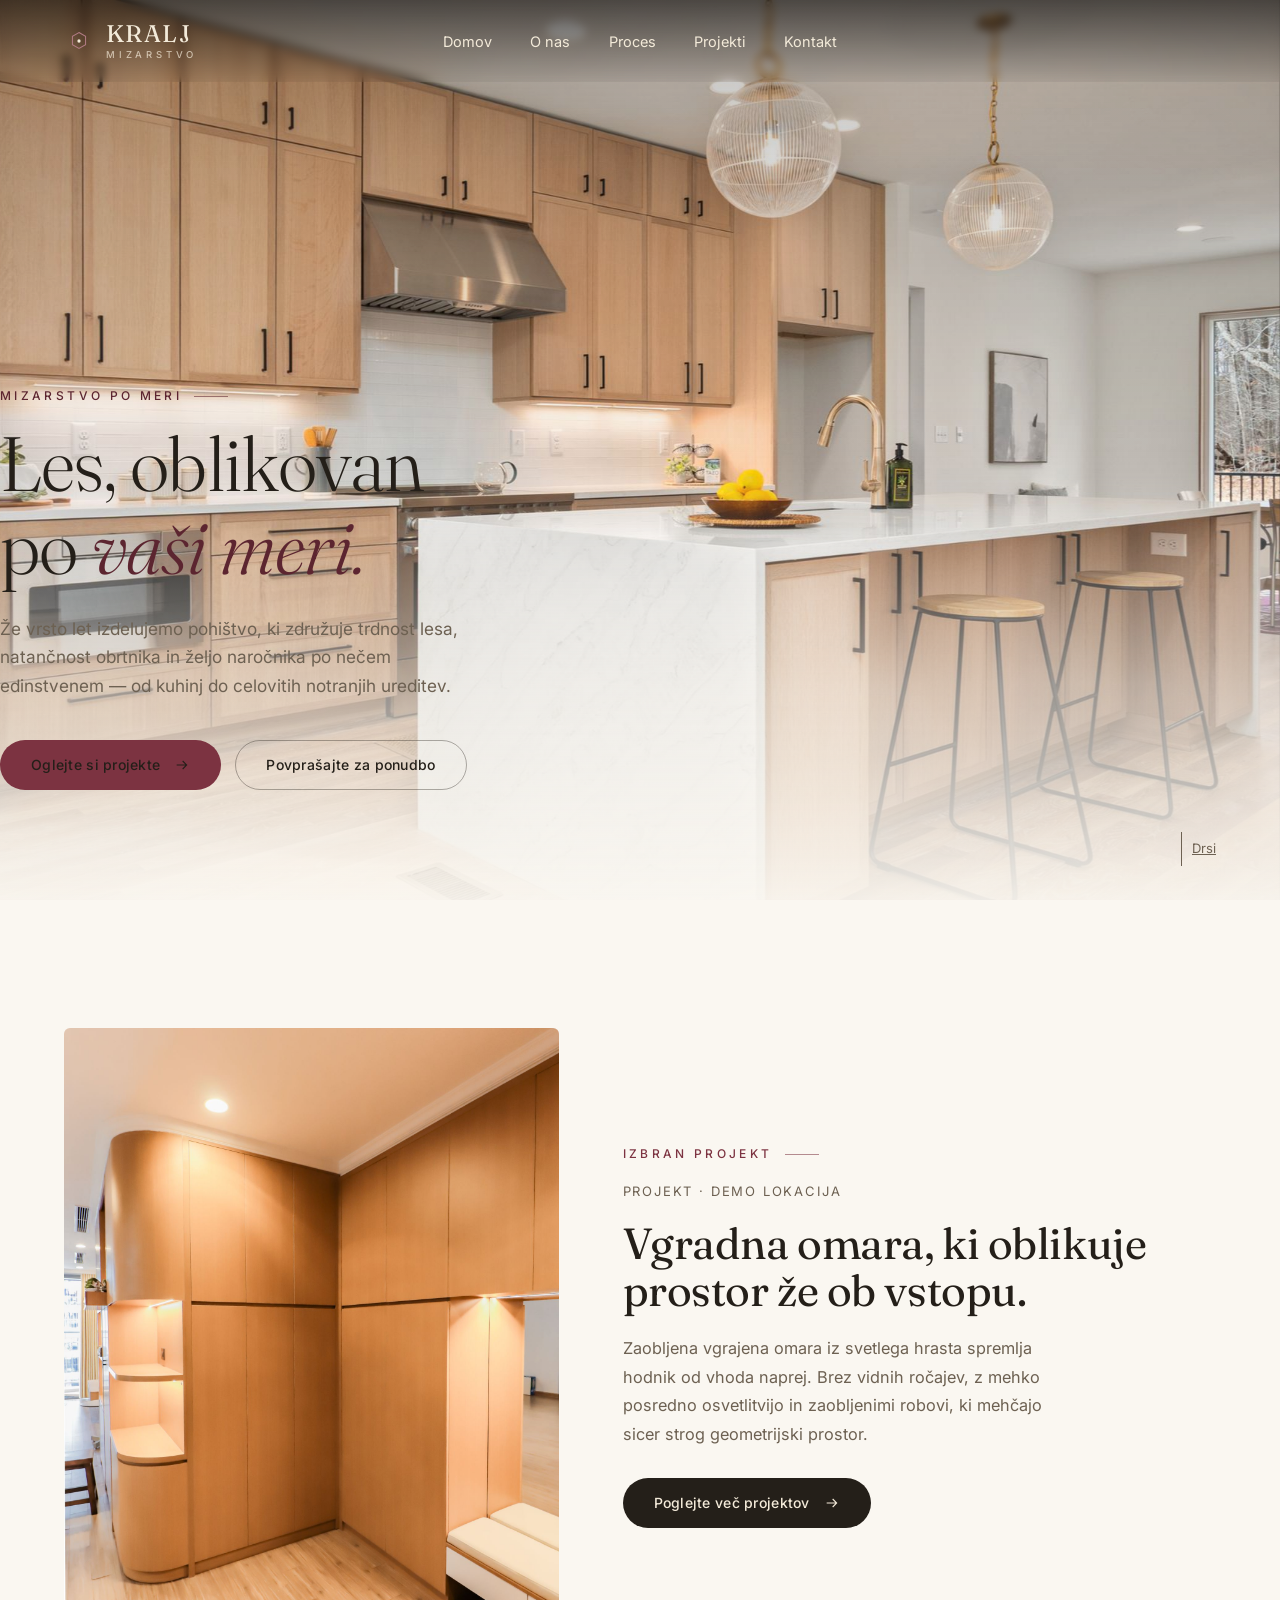
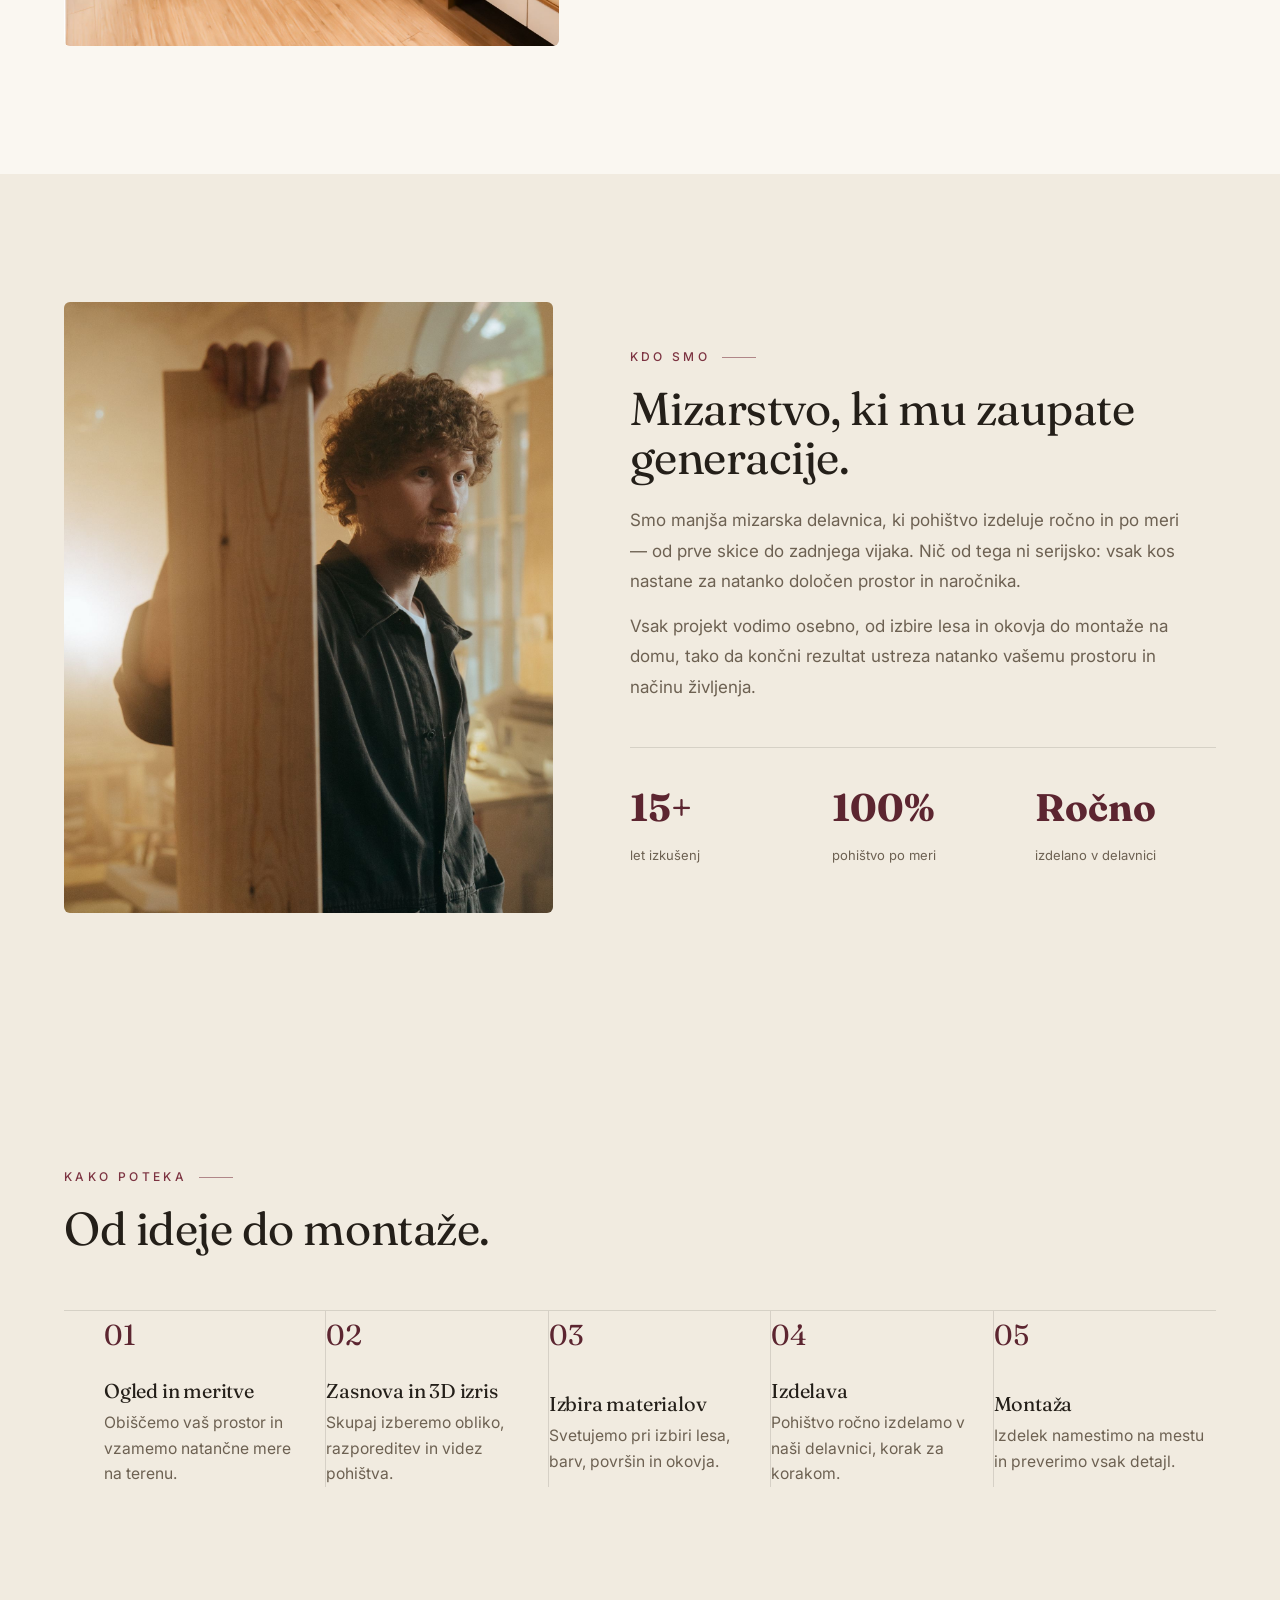
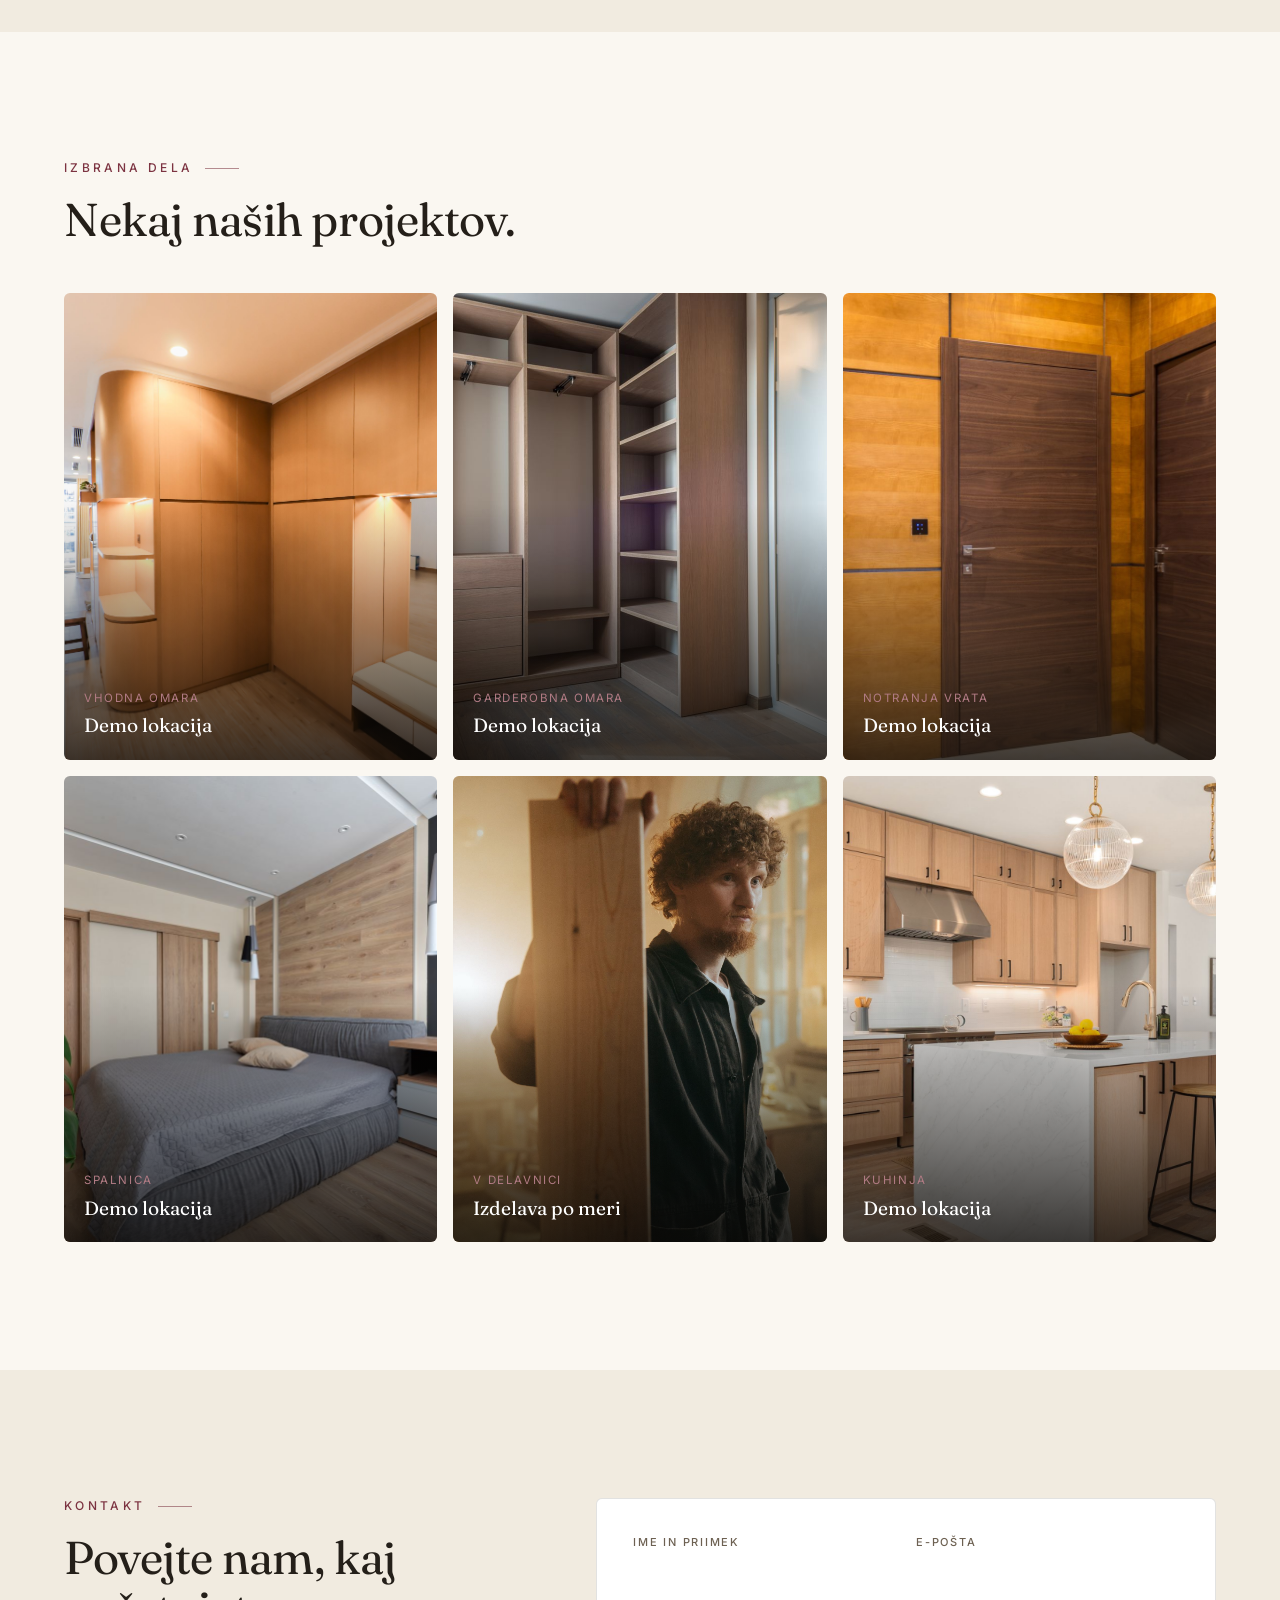
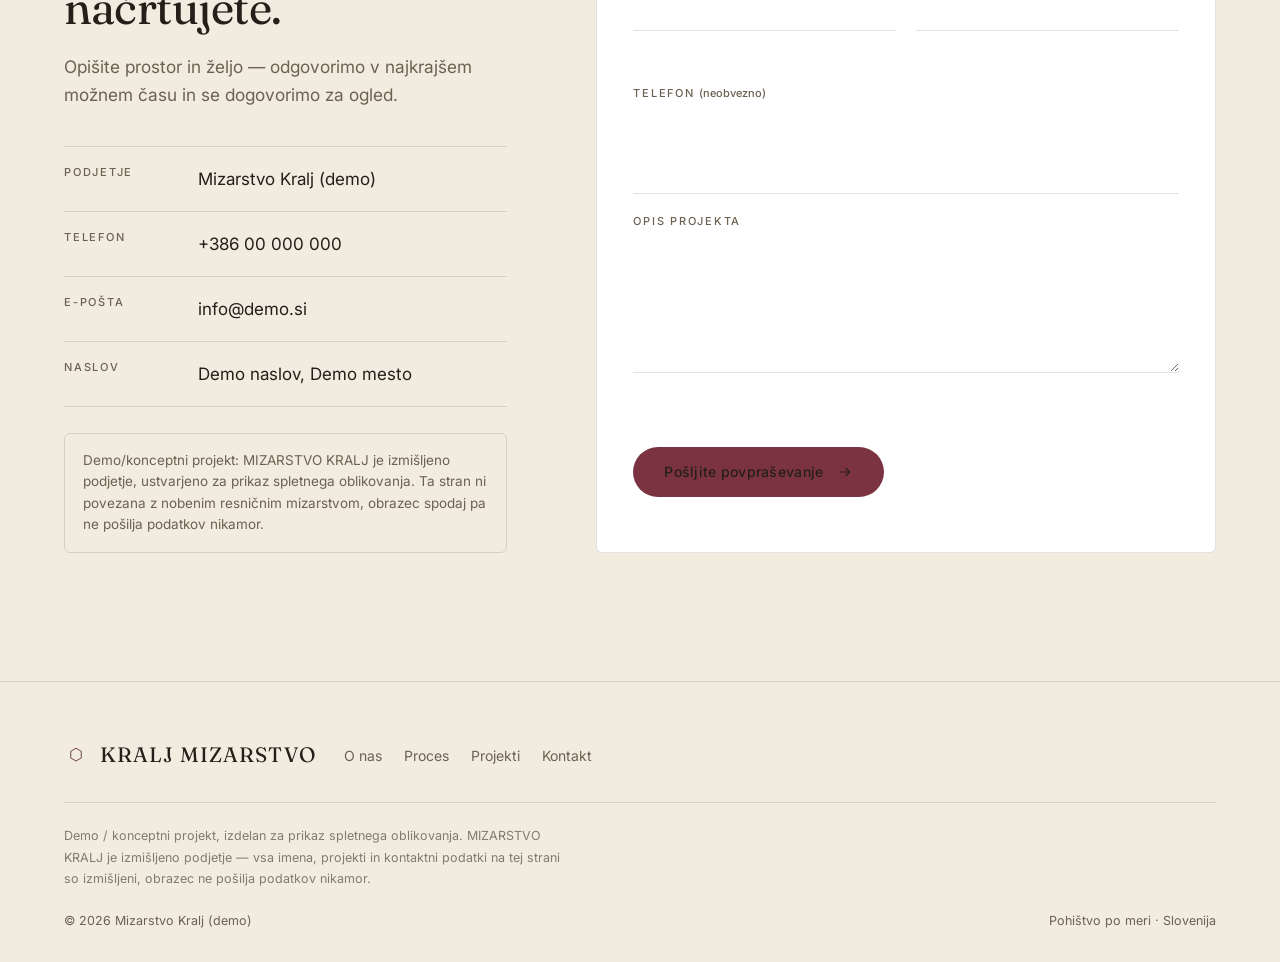
<file: mizarstvo-kralj.html>
<!DOCTYPE html>
<html lang="sl">
<head>
<meta charset="utf-8">
<meta name="viewport" content="width=device-width, initial-scale=1, viewport-fit=cover">
<title>MIZARSTVO KRALJ – Pohištvo po meri</title>
<meta name="description" content="Mizarstvo Kralj – ročno izdelano pohištvo po meri: kuhinje, garderobne omare, vrata in celovite notranje ureditve. Konceptni projekt.">
<meta name="theme-color" content="#faf7f1">
<link rel="icon" href="data:image/svg+xml,%3Csvg xmlns='http://www.w3.org/2000/svg' viewBox='0 0 64 64'%3E%3Crect width='64' height='64' rx='10' fill='%23241f19'/%3E%3Cpath d='M32 14l14 8v18l-14 8-14-8V22z' fill='none' stroke='%23b17b84' stroke-width='2.4'/%3E%3Ccircle cx='32' cy='32' r='4' fill='%23b17b84'/%3E%3C/svg%3E">
<link rel="preconnect" href="https://fonts.googleapis.com">
<link rel="preconnect" href="https://fonts.gstatic.com" crossorigin>
<link href="https://fonts.googleapis.com/css2?family=Fraunces:ital,opsz,wght@0,9..144,300;0,9..144,400;0,9..144,500;1,9..144,400&family=Inter:wght@300;400;500;600&display=swap" rel="stylesheet">
<script>document.documentElement.className='js'</script>
<style>
/* ==========================================================================
   MIZARSTVO KRALJ — konceptni demo projekt
   1. Tokeni    5. Hero        9.  Kontakt
   2. Osnove    6. Projekt     10. Noga
   3. Glava     7. O nas       11. Animacije
   4. Meni      8. Proces      12. Odzivnost
   ========================================================================== */

:root{
  --ink:#241f19; --charcoal:#171310; --walnut:#241b14; --walnut-2:#2f2419;
  --brass:#7c3341; --brass-soft:#b17b84; --brass-dim:#5c2530;
  --cream:#f3ead9; --ivory:#f1ebe0; --paper:#faf7f1;
  --line-dark:rgba(243,234,217,.16); --line-light:rgba(36,31,25,.13);
  --text-dark:#241f19; --text-dark-mut:#6d6152;
  --text-light:#f3ead9; --text-light-mut:rgba(243,234,217,.7);
  --serif:'Fraunces',Georgia,serif; --sans:'Inter',system-ui,-apple-system,'Segoe UI',sans-serif;
  --ease:cubic-bezier(.22,.61,.36,1); --ease-out:cubic-bezier(.16,1,.3,1);
  --gut:clamp(20px,5vw,72px); --wrap:1280px; --sp:clamp(80px,10vw,148px); --r:6px;
}
*,*::before,*::after{box-sizing:border-box}
html{scroll-behavior:smooth;-webkit-text-size-adjust:100%}
body{margin:0;background:var(--paper);color:var(--text-dark);font:400 17px/1.65 var(--sans);-webkit-font-smoothing:antialiased;overflow-x:clip}
img{display:block;max-width:100%}
h1,h2,h3,p,figure,dl,dd{margin:0}
h1,h2,h3{font-family:var(--serif);font-weight:400;letter-spacing:-.01em;line-height:1.08}
em{font-style:italic}
a{color:inherit}
ul{margin:0;padding:0;list-style:none}
button{font:inherit;color:inherit;cursor:pointer;background:none;border:0}
.wrap{width:min(var(--wrap),100% - var(--gut) * 2);margin-inline:auto}
.sec{padding-block:var(--sp)}
.sec--ivory{background:var(--ivory)}
:focus-visible{outline:2px solid var(--brass);outline-offset:3px}
::selection{background:var(--brass);color:var(--ink)}
.skip{position:fixed;top:10px;left:10px;z-index:300;padding:10px 16px;background:var(--cream);color:var(--ink);transform:translateY(-160%);transition:transform .3s var(--ease);text-decoration:none;border-radius:var(--r)}
.skip:focus{transform:none}

/* eyebrow */
.eb{display:flex;align-items:center;gap:12px;margin:0 0 18px;font:500 12px/1.4 var(--sans);letter-spacing:.28em;text-transform:uppercase;color:var(--brass)}
.eb::after{content:"";width:34px;height:1px;background:currentColor;opacity:.55}
.lead{max-width:44ch;margin-top:20px;font-size:1.08rem;color:var(--text-dark-mut)}

/* buttons */
.btn{display:inline-flex;align-items:center;gap:14px;padding:16px 30px;border-radius:999px;border:1px solid transparent;font:500 14px/1 var(--sans);letter-spacing:.02em;text-decoration:none;transition:background .35s var(--ease),color .35s var(--ease),border-color .35s var(--ease),transform .35s var(--ease)}
.btn svg{width:16px;height:16px;transition:transform .4s var(--ease-out)}
.btn:hover svg{transform:translateX(4px)}
.btn:active{transform:scale(.97)}
.btn--brass{background:var(--brass);color:var(--ink)}
.btn--brass:hover{background:var(--brass-soft)}
.btn--line{border-color:rgba(243,234,217,.5);color:var(--text-light)}
.btn--line:hover{background:var(--text-light);color:var(--ink)}
.btn--dark{background:var(--ink);color:var(--cream)}
.btn--dark:hover{background:var(--walnut)}

/* ==========================================================================
   3. GLAVA
   ========================================================================== */
.hdr{position:fixed;inset:0 0 auto 0;z-index:100;padding-block:22px;transition:padding .5s var(--ease)}
.hdr::before{content:"";position:absolute;inset:0;z-index:-1;background:linear-gradient(180deg,rgba(14,12,10,.6),rgba(14,12,10,.05));-webkit-backdrop-filter:blur(4px);backdrop-filter:blur(4px);transition:background .5s var(--ease),backdrop-filter .5s}
.hdr.is-stuck{padding-block:13px}
.hdr.is-stuck::before{background:rgba(14,12,10,.92);border-bottom:1px solid var(--line-dark);-webkit-backdrop-filter:blur(16px);backdrop-filter:blur(16px)}
.hdr__in{display:grid;grid-template-columns:1fr auto 1fr;align-items:center;gap:20px}
.brand{display:inline-flex;align-items:center;gap:12px;justify-self:start;color:var(--text-light);text-decoration:none}
.brand svg{width:30px;height:30px;stroke:var(--brass-soft);flex:none}
.brand__t{display:grid;line-height:1}
.brand__t b{font-family:var(--serif);font-size:1.5rem;font-weight:400;letter-spacing:.06em}
.brand__t span{margin-top:4px;font:500 9.5px/1 var(--sans);letter-spacing:.4em;color:var(--text-light-mut)}
.nav{display:none}
.nav__list{display:flex;gap:clamp(22px,3vw,42px)}
.nav__list a{position:relative;padding-block:6px;font-size:14.5px;text-decoration:none;color:var(--text-light)}
.nav__list a::after{content:"";position:absolute;left:0;bottom:0;width:100%;height:1px;background:var(--brass-soft);transform:scaleX(0);transform-origin:right;transition:transform .4s var(--ease-out)}
.nav__list a:hover::after{transform:scaleX(1);transform-origin:left}
.hdr__r{display:flex;align-items:center;gap:14px;justify-self:end}
.burger{display:grid;place-items:center;width:44px;height:44px;border:1px solid rgba(243,234,217,.4);border-radius:50%;color:var(--text-light)}
.burger i{display:block;width:16px;height:1.4px;background:currentColor;position:relative}
.burger i::before,.burger i::after{content:"";position:absolute;left:0;width:100%;height:100%;background:currentColor;transition:transform .4s var(--ease)}
.burger i::before{top:-5px}.burger i::after{top:5px}
.burger[aria-expanded="true"] i{background:transparent}
.burger[aria-expanded="true"] i::before{transform:translateY(5px) rotate(45deg)}
.burger[aria-expanded="true"] i::after{transform:translateY(-5px) rotate(-45deg)}
@media(min-width:940px){.nav{display:block}.hdr__r .burger{display:none}}

/* mobile menu */
.mnav{position:fixed;inset:0;z-index:99;display:grid;align-content:center;gap:8px;padding:0 var(--gut);background:var(--ink);visibility:hidden;opacity:0;transition:opacity .4s var(--ease),visibility 0s linear .4s}
.mnav.is-open{visibility:visible;opacity:1;transition-delay:0s}
.mnav a{font-family:var(--serif);font-size:clamp(2rem,9vw,3.2rem);font-weight:400;color:var(--text-light);text-decoration:none;padding-block:12px;border-bottom:1px solid var(--line-dark);opacity:0;transform:translateY(18px);transition:opacity .5s var(--ease-out),transform .6s var(--ease-out)}
.mnav.is-open a{opacity:1;transform:none}
.mnav.is-open a:nth-child(1){transition-delay:.06s}.mnav.is-open a:nth-child(2){transition-delay:.11s}
.mnav.is-open a:nth-child(3){transition-delay:.16s}.mnav.is-open a:nth-child(4){transition-delay:.21s}
.mnav.is-open a:nth-child(5){transition-delay:.26s}

/* ==========================================================================
   5. HERO
   ========================================================================== */
.hero{position:relative;isolation:isolate;min-height:100vh;min-height:100svh;display:flex;align-items:flex-end;overflow:hidden;background:var(--ink)}
.hero__bg{position:absolute;inset:0;z-index:-2}
.hero__bg img{width:100%;height:100%;object-fit:cover;object-position:50% 60%;animation:kenburns 16s var(--ease-out) forwards}
@keyframes kenburns{from{transform:scale(1.12)}to{transform:scale(1)}}
.hero::after{content:"";position:absolute;inset:0;z-index:-1;background:linear-gradient(0deg,rgba(250,247,241,.95) 0%,rgba(250,247,241,.58) 24%,rgba(250,247,241,0) 48%,rgba(36,31,25,.28) 100%)}
.hero__in{padding-bottom:clamp(56px,9vw,110px);width:100%}
.hero__lines{display:block;overflow:hidden;padding-bottom:.1em;margin-bottom:-.1em}
.hero__lines span{display:block;transform:translateY(110%);animation:lineUp 1s var(--ease-out) forwards}
.hero__lines:nth-child(1) span{animation-delay:.15s}.hero__lines:nth-child(2) span{animation-delay:.28s}
@keyframes lineUp{to{transform:none}}
.hero h1{color:var(--text-dark);font-size:clamp(2.6rem,6vw,5rem);font-weight:300}
.hero h1 em{color:var(--brass-dim)}
.hero .lead{color:var(--text-dark-mut);margin-top:26px}
.hero__cta{display:flex;flex-wrap:wrap;gap:14px;margin-top:40px}
.hero__cta .btn--line{border-color:rgba(36,31,25,.35);color:var(--text-dark)}
.hero__cta .btn--line:hover{background:var(--ink);border-color:var(--ink);color:var(--cream)}
.hero__scroll{position:absolute;right:var(--gut);bottom:34px;display:none;align-items:center;gap:10px;color:var(--text-dark-mut);font-size:13px}
.hero__scroll i{width:1px;height:34px;background:currentColor;position:relative;overflow:hidden}
.hero__scroll i::after{content:"";position:absolute;inset:0;background:var(--brass-soft);transform:translateY(-100%);animation:scrollLine 2.2s var(--ease) infinite}
@keyframes scrollLine{to{transform:translateY(100%)}}
@media(min-width:760px){.hero__scroll{display:flex}}

/* ==========================================================================
   6. IZBRAN PROJEKT
   ========================================================================== */
.feat{display:grid;gap:clamp(36px,6vw,64px);grid-template-columns:minmax(0,1fr)}
.feat__media{position:relative;aspect-ratio:4/5;overflow:hidden;border-radius:var(--r)}
.feat__media img{width:100%;height:100%;object-fit:cover;transition:transform 1.6s var(--ease-out)}
.feat:hover .feat__media img{transform:scale(1.045)}
.feat__txt{align-self:center}
.feat__name{margin-top:6px;font-size:13px;letter-spacing:.14em;text-transform:uppercase;color:var(--text-dark-mut)}
.feat h2{margin-top:18px;font-size:clamp(1.9rem,3.4vw,2.8rem)}
.feat p.desc{margin-top:20px;max-width:46ch;color:var(--text-dark-mut);font-size:1.02rem;line-height:1.75}
.feat .btn{margin-top:30px}
@media(min-width:900px){.feat{grid-template-columns:minmax(0,5fr) minmax(0,6fr);align-items:center}}

/* ==========================================================================
   7. O NAS
   ========================================================================== */
.about{background:var(--ivory)}
.about__grid{display:grid;gap:clamp(40px,6vw,80px);grid-template-columns:minmax(0,1fr)}
.about__media{aspect-ratio:4/5;overflow:hidden;border-radius:var(--r)}
.about__media img{width:100%;height:100%;object-fit:cover;object-position:50% 20%}
.about h2{font-size:clamp(2rem,3.6vw,3rem)}
.about p.b{max-width:50ch;margin-top:22px;color:var(--text-dark-mut);line-height:1.8}
.about p.b + p.b{margin-top:14px}
.facts{display:grid;grid-template-columns:repeat(3,minmax(0,1fr));gap:22px;margin-top:44px;border-top:1px solid var(--line-light);padding-top:28px}
.facts b{display:block;font-family:var(--serif);font-size:clamp(1.7rem,3vw,2.4rem);color:var(--brass-dim)}
.facts span{display:block;margin-top:6px;font-size:13px;color:var(--text-dark-mut)}
@media(min-width:900px){.about__grid{grid-template-columns:minmax(0,5fr) minmax(0,6fr);align-items:center}}

/* ==========================================================================
   8. PROCES
   ========================================================================== */
.steps{display:grid;gap:0;grid-template-columns:minmax(0,1fr);margin-top:56px}
.step{display:grid;grid-template-columns:auto 1fr;gap:22px;padding-block:26px;border-top:1px solid var(--line-light)}
.step:last-child{border-bottom:1px solid var(--line-light)}
.step__n{font-family:var(--serif);font-size:1.8rem;color:var(--brass-dim)}
.step h3{font-size:1.25rem;color:var(--text-dark)}
.step p{margin-top:8px;max-width:44ch;color:var(--text-dark-mut);font-size:.98rem}
@media(min-width:820px){.steps{grid-template-columns:repeat(5,minmax(0,1fr));border-top:1px solid var(--line-light)}
  .step{grid-template-columns:minmax(0,1fr);border-top:0;padding:0 22px 0 0;border-right:1px solid var(--line-light)}
  .step:last-child{border-bottom:0;border-right:0;padding-right:0}}

/* ==========================================================================
   9. PROJEKTI (galerija)
   ========================================================================== */
.gal{display:grid;gap:16px;grid-template-columns:minmax(0,1fr)}
.gal__item{position:relative;aspect-ratio:4/5;overflow:hidden;border-radius:var(--r)}
.gal__item img{width:100%;height:100%;object-fit:cover;transition:transform 1.4s var(--ease-out)}
.gal__item:hover img{transform:scale(1.06)}
.gal__item::after{content:"";position:absolute;inset:0;background:linear-gradient(0deg,rgba(10,8,6,.78) 0%,rgba(10,8,6,0) 55%)}
.gal__cap{position:absolute;left:20px;right:20px;bottom:18px;z-index:2;color:#fff}
.gal__cap b{display:block;font-family:var(--serif);font-size:1.2rem;font-weight:400}
.gal__cap span{font-size:11.5px;letter-spacing:.14em;text-transform:uppercase;color:var(--brass-soft)}
@media(min-width:700px){.gal{grid-template-columns:repeat(2,minmax(0,1fr))}}
@media(min-width:1080px){.gal{grid-template-columns:repeat(3,minmax(0,1fr))}}

/* ==========================================================================
   10. KONTAKT
   ========================================================================== */
.ct__grid{display:grid;gap:clamp(44px,7vw,90px);grid-template-columns:minmax(0,1fr)}
.ct__list{margin-top:36px;border-top:1px solid var(--line-light)}
.ct__list li{display:grid;grid-template-columns:120px 1fr;gap:14px;padding:18px 0;border-bottom:1px solid var(--line-light)}
.ct__list dt{font:500 11px/1.4 var(--sans);letter-spacing:.16em;text-transform:uppercase;color:var(--text-dark-mut)}
.ct__list dd a{text-decoration:none}
.ct__list dd a:hover{color:var(--brass-dim)}
.note{margin-top:26px;padding:16px 18px;border:1px solid var(--line-light);border-radius:var(--r);font-size:13.5px;color:var(--text-dark-mut);line-height:1.6}
.form{display:grid;gap:20px;background:#fff;border:1px solid var(--line-light);border-radius:var(--r);padding:clamp(24px,3vw,36px)}
.frow{display:grid;gap:20px;grid-template-columns:minmax(0,1fr)}
.fld{display:grid;gap:8px}
.fld label{font:500 11px/1.4 var(--sans);letter-spacing:.16em;text-transform:uppercase;color:var(--text-dark-mut)}
.fld input,.fld textarea{width:100%;padding:13px 4px;background:transparent;border:0;border-bottom:1px solid var(--line-light);color:var(--text-dark);font:400 1.02rem var(--sans);outline:none;transition:border-color .3s var(--ease)}
.fld textarea{min-height:110px;resize:vertical}
.fld input:focus,.fld textarea:focus{border-color:var(--brass-dim)}
.fld__e{min-height:1.1em;font-size:12.5px;color:#c1522f}
.hp{position:absolute;left:-9999px;top:-9999px;width:1px;height:1px;overflow:hidden}
.form__status{min-height:1.3em;font-size:14px;color:var(--brass-dim)}
@media(min-width:600px){.frow{grid-template-columns:1fr 1fr}}
@media(min-width:900px){.ct__grid{grid-template-columns:minmax(0,5fr) minmax(0,7fr)}}

/* ==========================================================================
   11. NOGA
   ========================================================================== */
.ft{padding:56px 0 30px;background:var(--ivory);color:var(--text-dark-mut);border-top:1px solid var(--line-light)}
.ft__top{display:grid;gap:28px;grid-template-columns:minmax(0,1fr);padding-bottom:30px;border-bottom:1px solid var(--line-light)}
.ft__brand{display:inline-flex;align-items:center;gap:12px;color:var(--text-dark);text-decoration:none}
.ft__brand svg{width:24px;height:24px;stroke:var(--brass-dim)}
.ft__brand b{font-family:var(--serif);font-size:1.3rem;font-weight:400;letter-spacing:.05em}
.ft__nav{display:flex;flex-wrap:wrap;gap:22px}
.ft__nav a{font-size:14px;text-decoration:none}
.ft__nav a:hover{color:var(--text-dark)}
.ft__disc{max-width:64ch;font-size:12.5px;line-height:1.7;margin-top:22px;color:rgba(36,31,25,.55)}
.ft__bottom{display:flex;flex-wrap:wrap;justify-content:space-between;gap:12px;margin-top:22px;font-size:12.5px}
@media(min-width:760px){.ft__top{grid-template-columns:auto 1fr;align-items:center}}

/* ==========================================================================
   12. ANIMACIJE + ODZIVNOST
   ========================================================================== */
.js [data-rv]{opacity:0;transform:translateY(28px);transition:opacity .9s var(--ease-out) var(--d,0ms),transform 1s var(--ease-out) var(--d,0ms)}
.js [data-rv].in{opacity:1;transform:none}

@media(max-width:939px){
  .hero h1{font-size:clamp(2.2rem,9vw,3.2rem)}
}

@media(prefers-reduced-motion:reduce){
  *,*::before,*::after{animation-duration:.001ms!important;transition-duration:.001ms!important}
  .js [data-rv]{opacity:1!important;transform:none!important}
}
</style>
</head>
<body>
<a class="skip" href="#glavno">Preskoči na vsebino</a>

<header class="hdr" data-hdr>
  <div class="wrap hdr__in">
    <a class="brand" href="#domov">
      <svg viewBox="0 0 64 64" aria-hidden="true"><path d="M32 14l14 8v18l-14 8-14-8V22z" fill="none" stroke-width="2.2"/><circle cx="32" cy="32" r="3.5" fill="currentColor" stroke="none"/></svg>
      <span class="brand__t"><b>KRALJ</b><span>MIZARSTVO</span></span>
    </a>
    <nav class="nav" aria-label="Glavna navigacija">
      <ul class="nav__list">
        <li><a href="#domov">Domov</a></li>
        <li><a href="#o-nas">O nas</a></li>
        <li><a href="#proces">Proces</a></li>
        <li><a href="#projekti">Projekti</a></li>
        <li><a href="#kontakt">Kontakt</a></li>
      </ul>
    </nav>
    <div class="hdr__r">
      <a class="btn btn--line" href="#kontakt" style="display:none" data-hdr-cta>Povprašajte <svg viewBox="0 0 24 24" fill="none" stroke="currentColor" stroke-width="1.6"><path d="M4 12h15M13 6l6 6-6 6"/></svg></a>
      <button class="burger" type="button" aria-expanded="false" aria-controls="mnav" aria-label="Odpri meni"><i></i></button>
    </div>
  </div>
</header>

<nav class="mnav" id="mnav" aria-label="Meni" inert>
  <a href="#domov">Domov</a>
  <a href="#o-nas">O nas</a>
  <a href="#proces">Proces</a>
  <a href="#projekti">Projekti</a>
  <a href="#kontakt">Kontakt</a>
</nav>

<main id="glavno">

<section class="hero" id="domov" aria-label="Naslovnica">
  <div class="hero__bg"><img src="assets/kralj-hero.jpg" alt="Svetla kuhinja po meri iz lesa hrasta z osrednjim otokom" fetchpriority="high"></div>
  <div class="wrap hero__in">
    <p class="eb" style="color:var(--brass-dim)">Mizarstvo po meri</p>
    <h1>
      <span class="hero__lines"><span>Les, oblikovan</span></span>
      <span class="hero__lines"><span>po <em>vaši meri.</em></span></span>
    </h1>
    <p class="lead">Že vrsto let izdelujemo pohištvo, ki združuje trdnost lesa, natančnost obrtnika in željo naročnika po nečem edinstvenem — od kuhinj do celovitih notranjih ureditev.</p>
    <div class="hero__cta">
      <a class="btn btn--brass" href="#projekti">Oglejte si projekte <svg viewBox="0 0 24 24" fill="none" stroke="currentColor" stroke-width="1.6"><path d="M4 12h15M13 6l6 6-6 6"/></svg></a>
      <a class="btn btn--line" href="#kontakt">Povprašajte za ponudbo</a>
    </div>
  </div>
  <a class="hero__scroll" href="#izbran-projekt" aria-label="Pomakni se navzdol"><i></i>Drsi</a>
</section>

<section class="sec" id="izbran-projekt" aria-labelledby="h-feat">
  <div class="wrap feat" data-rv>
    <figure class="feat__media">
      <img src="assets/kralj-featured.jpg" alt="Zaobljena vgrajena omara iz svetlega lesa v vhodnem hodniku">
    </figure>
    <div class="feat__txt">
      <p class="eb">Izbran projekt</p>
      <p class="feat__name">Projekt · Demo lokacija</p>
      <h2 id="h-feat">Vgradna omara, ki oblikuje prostor že ob vstopu.</h2>
      <p class="desc">Zaobljena vgrajena omara iz svetlega hrasta spremlja hodnik od vhoda naprej. Brez vidnih ročajev, z mehko posredno osvetlitvijo in zaobljenimi robovi, ki mehčajo sicer strog geometrijski prostor.</p>
      <a class="btn btn--dark" href="#projekti">Poglejte več projektov <svg viewBox="0 0 24 24" fill="none" stroke="currentColor" stroke-width="1.6" width="16" height="16"><path d="M4 12h15M13 6l6 6-6 6"/></svg></a>
    </div>
  </div>
</section>

<section class="sec about" id="o-nas" aria-labelledby="h-about">
  <div class="wrap about__grid">
    <figure class="about__media" data-rv>
      <img src="assets/kralj-about.jpg" alt="Mizar drži leseno desko v osvetljeni delavnici">
    </figure>
    <div data-rv style="--d:.1s">
      <p class="eb">Kdo smo</p>
      <h2 id="h-about">Mizarstvo, ki mu zaupate generacije.</h2>
      <p class="b">Smo manjša mizarska delavnica, ki pohištvo izdeluje ročno in po meri — od prve skice do zadnjega vijaka. Nič od tega ni serijsko: vsak kos nastane za natanko določen prostor in naročnika.</p>
      <p class="b">Vsak projekt vodimo osebno, od izbire lesa in okovja do montaže na domu, tako da končni rezultat ustreza natanko vašemu prostoru in načinu življenja.</p>
      <dl class="facts">
        <div><b>15+</b><span>let izkušenj</span></div>
        <div><b>100%</b><span>pohištvo po meri</span></div>
        <div><b>Ročno</b><span>izdelano v delavnici</span></div>
      </dl>
    </div>
  </div>
</section>

<section class="sec sec--ivory" id="proces" aria-labelledby="h-proc">
  <div class="wrap">
    <p class="eb">Kako poteka</p>
    <h2 id="h-proc" style="font-size:clamp(2rem,3.6vw,3rem)">Od ideje do montaže.</h2>
    <ol class="steps">
      <li class="step" data-rv><span class="step__n">01</span><div><h3>Ogled in meritve</h3><p>Obiščemo vaš prostor in vzamemo natančne mere na terenu.</p></div></li>
      <li class="step" data-rv style="--d:.06s"><span class="step__n">02</span><div><h3>Zasnova in 3D izris</h3><p>Skupaj izberemo obliko, razporeditev in videz pohištva.</p></div></li>
      <li class="step" data-rv style="--d:.12s"><span class="step__n">03</span><div><h3>Izbira materialov</h3><p>Svetujemo pri izbiri lesa, barv, površin in okovja.</p></div></li>
      <li class="step" data-rv style="--d:.18s"><span class="step__n">04</span><div><h3>Izdelava</h3><p>Pohištvo ročno izdelamo v naši delavnici, korak za korakom.</p></div></li>
      <li class="step" data-rv style="--d:.24s"><span class="step__n">05</span><div><h3>Montaža</h3><p>Izdelek namestimo na mestu in preverimo vsak detajl.</p></div></li>
    </ol>
  </div>
</section>

<section class="sec" id="projekti" aria-labelledby="h-proj">
  <div class="wrap">
    <p class="eb">Izbrana dela</p>
    <h2 id="h-proj" style="font-size:clamp(2rem,3.6vw,3rem)">Nekaj naših projektov.</h2>
    <div class="gal" style="margin-top:48px">
      <figure class="gal__item" data-rv>
        <img src="assets/kralj-featured.jpg" alt="Zaobljena vgrajena omara iz svetlega lesa">
        <figcaption class="gal__cap"><span>Vhodna omara</span><b>Demo lokacija</b></figcaption>
      </figure>
      <figure class="gal__item" data-rv style="--d:.08s">
        <img src="assets/kralj-gallery-1.jpg" alt="Garderobna omara po meri iz svetlega lesa">
        <figcaption class="gal__cap"><span>Garderobna omara</span><b>Demo lokacija</b></figcaption>
      </figure>
      <figure class="gal__item" data-rv style="--d:.16s">
        <img src="assets/kralj-gallery-2.jpg" alt="Notranja vrata iz orehovega lesa">
        <figcaption class="gal__cap"><span>Notranja vrata</span><b>Demo lokacija</b></figcaption>
      </figure>
      <figure class="gal__item" data-rv>
        <img src="assets/kralj-gallery-3.jpg" alt="Spalnica z leseno oblogo po meri">
        <figcaption class="gal__cap"><span>Spalnica</span><b>Demo lokacija</b></figcaption>
      </figure>
      <figure class="gal__item" data-rv style="--d:.08s">
        <img src="assets/kralj-about.jpg" alt="Mizar pri delu v delavnici">
        <figcaption class="gal__cap"><span>V delavnici</span><b>Izdelava po meri</b></figcaption>
      </figure>
      <figure class="gal__item" data-rv style="--d:.16s">
        <img src="assets/kralj-hero.jpg" alt="Svetla kuhinja po meri z osrednjim otokom">
        <figcaption class="gal__cap"><span>Kuhinja</span><b>Demo lokacija</b></figcaption>
      </figure>
    </div>
  </div>
</section>

<section class="sec sec--ivory" id="kontakt" aria-labelledby="h-ct">
  <div class="wrap ct__grid">
    <div data-rv>
      <p class="eb">Kontakt</p>
      <h2 id="h-ct" style="font-size:clamp(2rem,3.6vw,3rem)">Povejte nam, kaj načrtujete.</h2>
      <p class="lead">Opišite prostor in željo — odgovorimo v najkrajšem možnem času in se dogovorimo za ogled.</p>
      <dl class="ct__list">
        <li><dt>Podjetje</dt><dd>Mizarstvo Kralj (demo)</dd></li>
        <li><dt>Telefon</dt><dd><a href="tel:+38600000000">+386 00 000 000</a></dd></li>
        <li><dt>E-pošta</dt><dd><a href="mailto:info@demo.si">info@demo.si</a></dd></li>
        <li><dt>Naslov</dt><dd>Demo naslov, Demo mesto</dd></li>
      </dl>
      <p class="note">Demo/konceptni projekt: MIZARSTVO KRALJ je izmišljeno podjetje, ustvarjeno za prikaz spletnega oblikovanja. Ta stran ni povezana z nobenim resničnim mizarstvom, obrazec spodaj pa ne pošilja podatkov nikamor.</p>
    </div>
    <form class="form" id="cform" data-rv style="--d:.1s" novalidate>
      <div class="hp" aria-hidden="true"><label for="k-web">Spletna stran</label><input id="k-web" name="website" type="text" tabindex="-1" autocomplete="off"></div>
      <div class="frow">
        <div class="fld"><label for="k-name">Ime in priimek</label><input id="k-name" name="name" type="text" autocomplete="name" required><p class="fld__e" id="ke-name" role="alert"></p></div>
        <div class="fld"><label for="k-mail">E-pošta</label><input id="k-mail" name="email" type="email" autocomplete="email" required><p class="fld__e" id="ke-mail" role="alert"></p></div>
      </div>
      <div class="fld"><label for="k-phone">Telefon <span style="text-transform:none;letter-spacing:0">(neobvezno)</span></label><input id="k-phone" name="phone" type="tel" autocomplete="tel"></div>
      <div class="fld"><label for="k-msg">Opis projekta</label><textarea id="k-msg" name="message" required></textarea><p class="fld__e" id="ke-msg" role="alert"></p></div>
      <div style="display:flex;align-items:center;gap:18px;flex-wrap:wrap">
        <button class="btn btn--brass" type="submit">Pošljite povpraševanje <svg viewBox="0 0 24 24" fill="none" stroke="currentColor" stroke-width="1.6" width="16" height="16"><path d="M4 12h15M13 6l6 6-6 6"/></svg></button>
        <p class="form__status" id="cstatus" role="status" aria-live="polite"></p>
      </div>
    </form>
  </div>
</section>

</main>

<footer class="ft">
  <div class="wrap">
    <div class="ft__top">
      <a class="ft__brand" href="#domov">
        <svg viewBox="0 0 64 64" aria-hidden="true"><path d="M32 14l14 8v18l-14 8-14-8V22z" fill="none" stroke-width="2.2"/></svg>
        <b>KRALJ MIZARSTVO</b>
      </a>
      <nav class="ft__nav" aria-label="Noga">
        <a href="#o-nas">O nas</a>
        <a href="#proces">Proces</a>
        <a href="#projekti">Projekti</a>
        <a href="#kontakt">Kontakt</a>
      </nav>
    </div>
    <p class="ft__disc">Demo / konceptni projekt, izdelan za prikaz spletnega oblikovanja. MIZARSTVO KRALJ je izmišljeno podjetje — vsa imena, projekti in kontaktni podatki na tej strani so izmišljeni, obrazec ne pošilja podatkov nikamor.</p>
    <div class="ft__bottom">
      <span>© <span id="yr">2026</span> Mizarstvo Kralj (demo)</span>
      <span>Pohištvo po meri · Slovenija</span>
    </div>
  </div>
</footer>

<script>
(() => {
'use strict';
const $ = (s,r=document) => r.querySelector(s);
const $$ = (s,r=document) => Array.from(r.querySelectorAll(s));
const reduceMotion = matchMedia('(prefers-reduced-motion: reduce)');

$('#yr').textContent = new Date().getFullYear();

/* header scroll state */
const hdr = $('[data-hdr]'), hdrCta = $('[data-hdr-cta]');
function onScroll(){
  const stuck = window.scrollY > 8;
  hdr.classList.toggle('is-stuck', stuck);
  hdrCta.style.display = stuck ? 'inline-flex' : 'none';
}
document.addEventListener('scroll', onScroll, {passive:true});
onScroll();

/* mobile menu */
const burger = $('.burger'), mnav = $('#mnav');
let open = false;
function setMenu(v){
  open = v;
  burger.setAttribute('aria-expanded', String(v));
  mnav.classList.toggle('is-open', v);
  if (v) mnav.removeAttribute('inert'); else mnav.setAttribute('inert','');
  document.body.style.overflow = v ? 'hidden' : '';
}
burger.addEventListener('click', () => setMenu(!open));
$$('a', mnav).forEach(a => a.addEventListener('click', () => setMenu(false)));
document.addEventListener('keydown', e => { if (e.key === 'Escape' && open) { setMenu(false); burger.focus(); } });

/* reveal on scroll */
const rvEls = $$('[data-rv]');
if (reduceMotion.matches || !('IntersectionObserver' in window)) {
  rvEls.forEach(e => e.classList.add('in'));
} else {
  const io = new IntersectionObserver(es => es.forEach(en => {
    if (en.isIntersecting) { en.target.classList.add('in'); io.unobserve(en.target); }
  }), { threshold: .12, rootMargin: '0px 0px -6% 0px' });
  rvEls.forEach(e => io.observe(e));
}

/* contact form — demo only, does not send anywhere */
(function form(){
  const f = $('#cform');
  const fields = { name: $('#k-name'), mail: $('#k-mail'), msg: $('#k-msg') };
  const err = { name: $('#ke-name'), mail: $('#ke-mail'), msg: $('#ke-msg') };
  const status = $('#cstatus');

  function show(k, msg){ err[k].textContent = msg || ''; fields[k].toggleAttribute('aria-invalid', !!msg); }
  function check(){
    show('name', fields.name.value.trim() ? '' : 'Vpišite svoje ime.');
    show('mail', !fields.mail.value.trim() ? 'Vpišite e-pošto.' : (/^[^\s@]+@[^\s@]+\.[^\s@]{2,}$/.test(fields.mail.value) ? '' : 'E-pošta ne izgleda pravilno.'));
    show('msg', fields.msg.value.trim() ? '' : 'Na kratko opišite projekt.');
    return !err.name.textContent && !err.mail.textContent && !err.msg.textContent;
  }
  ['name','mail','msg'].forEach(k => fields[k].addEventListener('input', () => { if (err[k].textContent) show(k, ''); }));

  f.addEventListener('submit', e => {
    e.preventDefault();
    if ($('#k-web').value.trim()) { status.textContent = 'Hvala! Vaše povpraševanje je bilo oddano.'; f.reset(); return; } // honeypot: silently no-op
    if (!check()) { (fields.name.getAttribute('aria-invalid') ? fields.name : fields.mail.getAttribute('aria-invalid') ? fields.mail : fields.msg).focus(); return; }
    status.textContent = 'Hvala! To je konceptni prikaz — povpraševanje ni bilo dejansko poslano.';
    f.reset();
  });
})();
})();
</script>
</body>
</html>
</file>
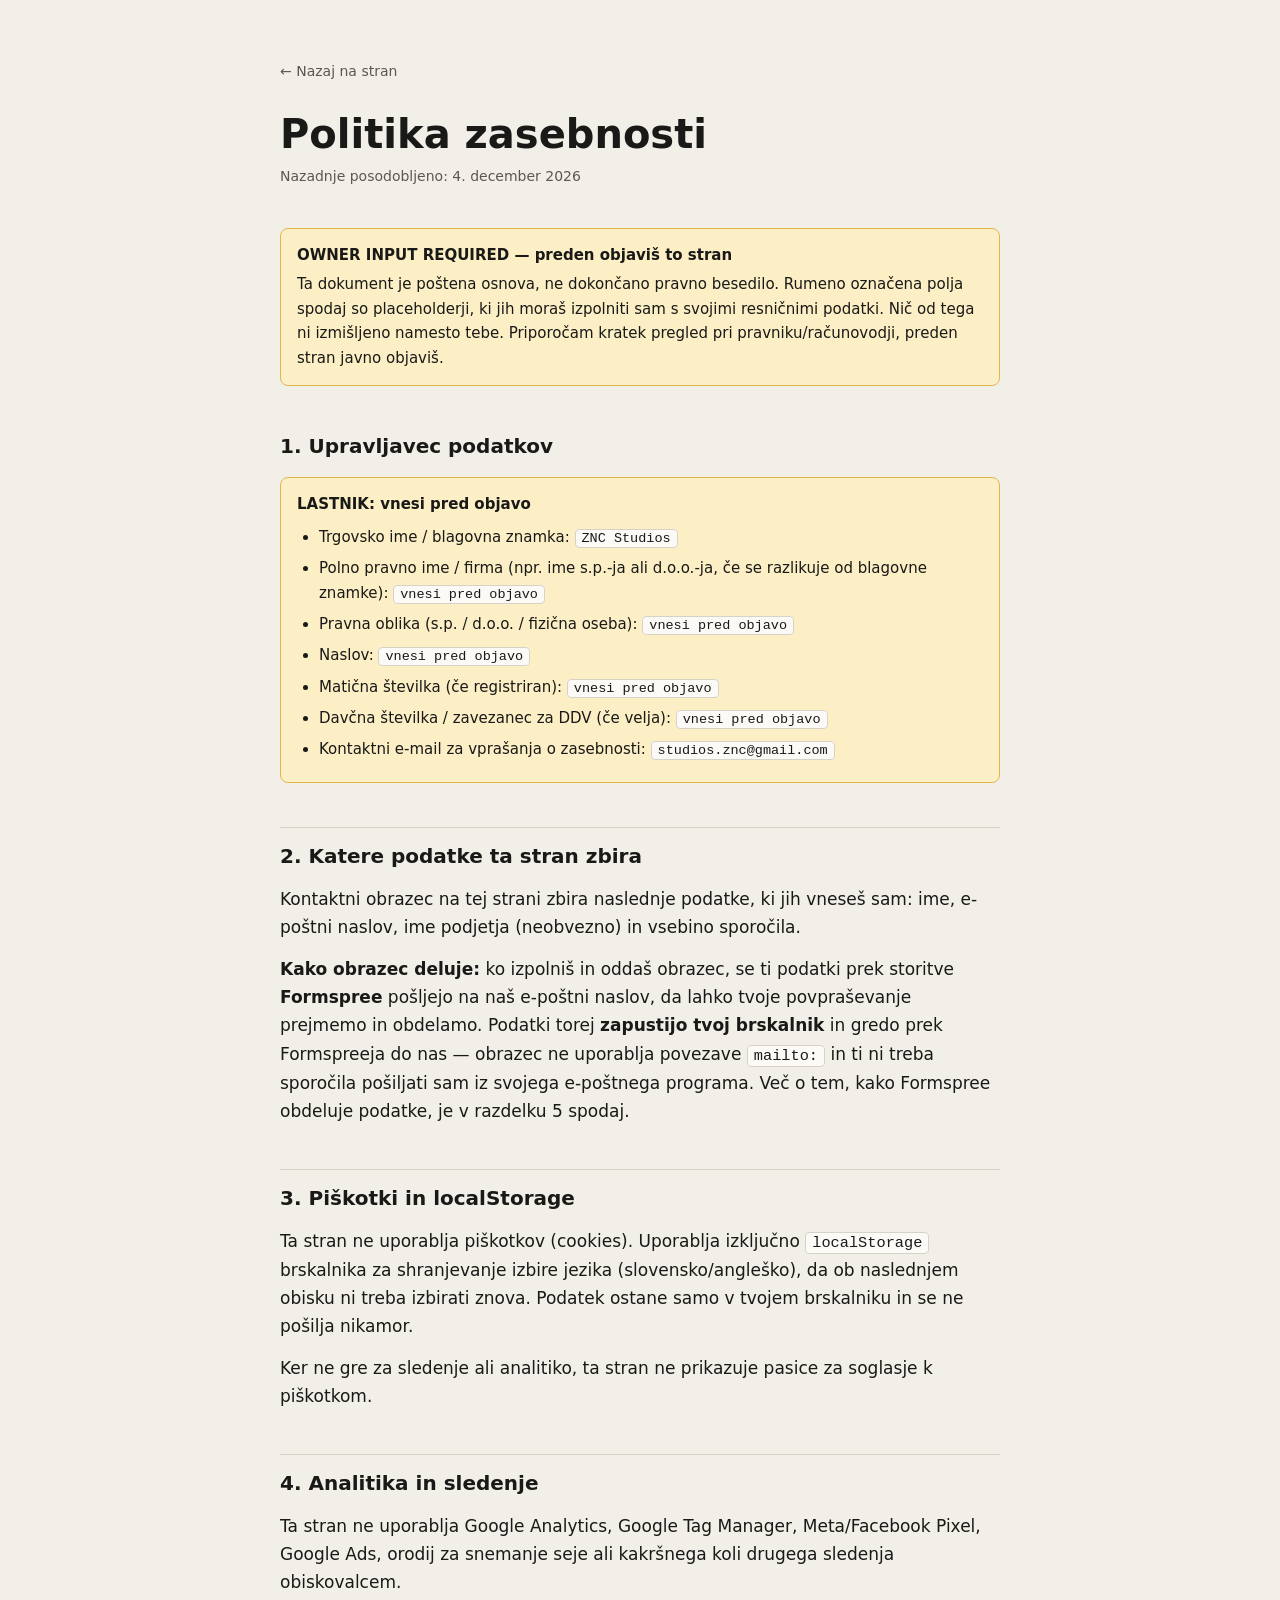
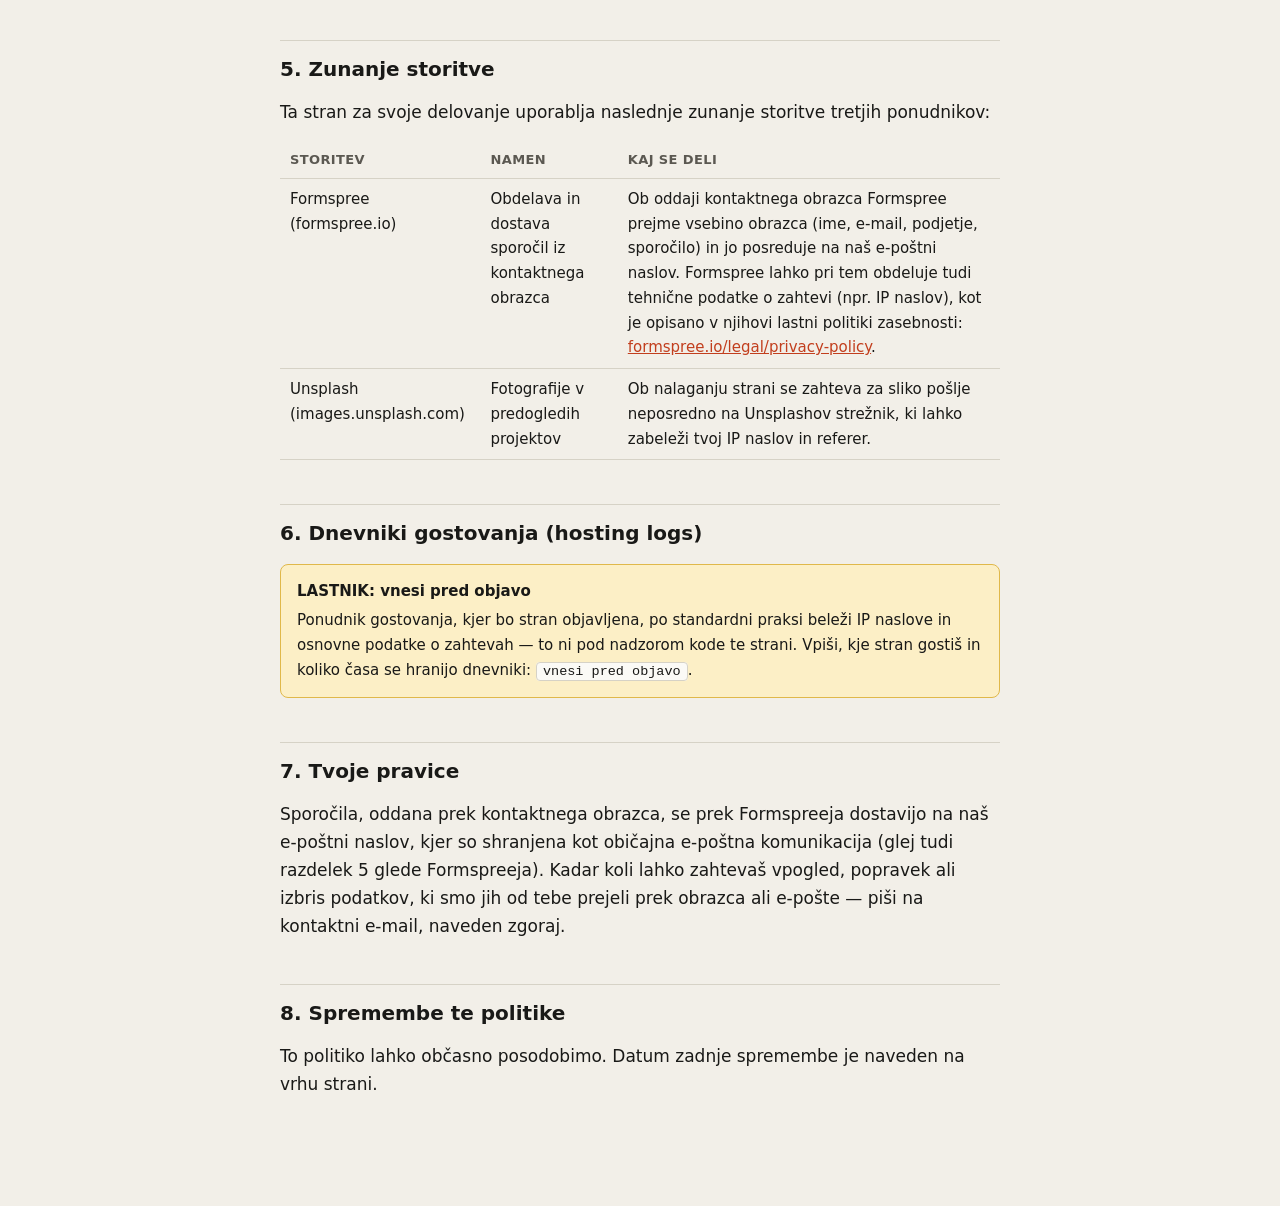
<file: privacy.html>
<!DOCTYPE html>
<html lang="sl">
<head>
<meta charset="utf-8">
<meta name="viewport" content="width=device-width, initial-scale=1, viewport-fit=cover">
<title>Politika zasebnosti — znc studios</title>
<meta name="description" content="Politika zasebnosti za znc studios: katere podatke stran zbira, kako jih obravnava in kako nas kontaktirati.">
<meta name="theme-color" content="#F2EFE8">
<style>
  :root{
    --bg:#F2EFE8; --paper:#FBFAF6; --ink:#191917; --ink-2:#5B5851; --line:#D6D2C6;
    --accent:#C23E1D; --warn-bg:#FCEFC6; --warn-bd:#E0B84A;
  }
  *{box-sizing:border-box}
  body{margin:0;background:var(--bg);color:var(--ink);font:400 17px/1.65 -apple-system,BlinkMacSystemFont,"Segoe UI",system-ui,sans-serif;-webkit-font-smoothing:antialiased}
  .wrap{max-width:760px;margin:0 auto;padding:56px 20px 100px}
  a{color:var(--accent)}
  a:focus-visible{outline:2.5px solid var(--ink);outline-offset:3px}
  .back{display:inline-block;margin-bottom:28px;font-size:14px;color:var(--ink-2);text-decoration:none}
  .back:hover{color:var(--ink)}
  h1{font-size:clamp(28px,5vw,40px);line-height:1.15;margin:0 0 8px}
  .updated{color:var(--ink-2);font-size:14px;margin:0 0 40px}
  h2{font-size:20px;margin:44px 0 12px;padding-top:12px;border-top:1px solid var(--line)}
  h2:first-of-type{border-top:none;padding-top:0}
  p{margin:0 0 14px}
  ul{margin:0 0 14px;padding-left:22px}
  li{margin-bottom:6px}
  table{border-collapse:collapse;width:100%;margin:14px 0 20px;font-size:15px}
  th,td{text-align:left;padding:8px 10px;border-bottom:1px solid var(--line);vertical-align:top}
  th{color:var(--ink-2);font-weight:600;font-size:13px;text-transform:uppercase;letter-spacing:.03em}
  .owner{background:var(--warn-bg);border:1px solid var(--warn-bd);border-radius:8px;padding:14px 16px;margin:14px 0;font-size:15px}
  .owner b{display:block;margin-bottom:4px}
  code{background:var(--paper);border:1px solid var(--line);border-radius:4px;padding:1px 6px;font-size:.9em}
</style>
</head>
<body>
<div class="wrap">
  <a class="back" href="index.html">← Nazaj na stran</a>
  <h1>Politika zasebnosti</h1>
  <p class="updated">Nazadnje posodobljeno: <span id="upd"></span></p>

  <div class="owner">
    <b>OWNER INPUT REQUIRED — preden objaviš to stran</b>
    Ta dokument je poštena osnova, ne dokončano pravno besedilo. Rumeno označena polja spodaj so placeholderji, ki jih moraš izpolniti sam s svojimi resničnimi podatki. Nič od tega ni izmišljeno namesto tebe. Priporočam kratek pregled pri pravniku/računovodji, preden stran javno objaviš.
  </div>

  <h2>1. Upravljavec podatkov</h2>
  <div class="owner">
    <b>LASTNIK: vnesi pred objavo</b>
    <ul style="margin:8px 0 0">
      <li>Trgovsko ime / blagovna znamka: <code>ZNC Studios</code></li>
      <li>Polno pravno ime / firma (npr. ime s.p.-ja ali d.o.o.-ja, če se razlikuje od blagovne znamke): <code>vnesi pred objavo</code></li>
      <li>Pravna oblika (s.p. / d.o.o. / fizična oseba): <code>vnesi pred objavo</code></li>
      <li>Naslov: <code>vnesi pred objavo</code></li>
      <li>Matična številka (če registriran): <code>vnesi pred objavo</code></li>
      <li>Davčna številka / zavezanec za DDV (če velja): <code>vnesi pred objavo</code></li>
      <li>Kontaktni e-mail za vprašanja o zasebnosti: <code>studios.znc@gmail.com</code></li>
    </ul>
  </div>

  <h2>2. Katere podatke ta stran zbira</h2>
  <p>Kontaktni obrazec na tej strani zbira naslednje podatke, ki jih vneseš sam: ime, e-poštni naslov, ime podjetja (neobvezno) in vsebino sporočila.</p>
  <p><b>Kako obrazec deluje:</b> ko izpolniš in oddaš obrazec, se ti podatki prek storitve <b>Formspree</b> pošljejo na naš e-poštni naslov, da lahko tvoje povpraševanje prejmemo in obdelamo. Podatki torej <b>zapustijo tvoj brskalnik</b> in gredo prek Formspreeja do nas — obrazec ne uporablja povezave <code>mailto:</code> in ti ni treba sporočila pošiljati sam iz svojega e-poštnega programa. Več o tem, kako Formspree obdeluje podatke, je v razdelku 5 spodaj.</p>

  <h2>3. Piškotki in localStorage</h2>
  <p>Ta stran ne uporablja piškotkov (cookies). Uporablja izključno <code>localStorage</code> brskalnika za shranjevanje izbire jezika (slovensko/angleško), da ob naslednjem obisku ni treba izbirati znova. Podatek ostane samo v tvojem brskalniku in se ne pošilja nikamor.</p>
  <p>Ker ne gre za sledenje ali analitiko, ta stran ne prikazuje pasice za soglasje k piškotkom.</p>

  <h2>4. Analitika in sledenje</h2>
  <p>Ta stran ne uporablja Google Analytics, Google Tag Manager, Meta/Facebook Pixel, Google Ads, orodij za snemanje seje ali kakršnega koli drugega sledenja obiskovalcem.</p>

  <h2>5. Zunanje storitve</h2>
  <p>Ta stran za svoje delovanje uporablja naslednje zunanje storitve tretjih ponudnikov:</p>
  <table>
    <tr><th>Storitev</th><th>Namen</th><th>Kaj se deli</th></tr>
    <tr><td>Formspree (formspree.io)</td><td>Obdelava in dostava sporočil iz kontaktnega obrazca</td><td>Ob oddaji kontaktnega obrazca Formspree prejme vsebino obrazca (ime, e-mail, podjetje, sporočilo) in jo posreduje na naš e-poštni naslov. Formspree lahko pri tem obdeluje tudi tehnične podatke o zahtevi (npr. IP naslov), kot je opisano v njihovi lastni politiki zasebnosti: <a href="https://formspree.io/legal/privacy-policy" target="_blank" rel="noopener noreferrer">formspree.io/legal/privacy-policy</a>.</td></tr>
    <tr><td>Unsplash (images.unsplash.com)</td><td>Fotografije v predogledih projektov</td><td>Ob nalaganju strani se zahteva za sliko pošlje neposredno na Unsplashov strežnik, ki lahko zabeleži tvoj IP naslov in referer.</td></tr>
  </table>

  <h2>6. Dnevniki gostovanja (hosting logs)</h2>
  <div class="owner">
    <b>LASTNIK: vnesi pred objavo</b>
    Ponudnik gostovanja, kjer bo stran objavljena, po standardni praksi beleži IP naslove in osnovne podatke o zahtevah — to ni pod nadzorom kode te strani. Vpiši, kje stran gostiš in koliko časa se hranijo dnevniki: <code>vnesi pred objavo</code>.
  </div>

  <h2>7. Tvoje pravice</h2>
  <p>Sporočila, oddana prek kontaktnega obrazca, se prek Formspreeja dostavijo na naš e-poštni naslov, kjer so shranjena kot običajna e-poštna komunikacija (glej tudi razdelek 5 glede Formspreeja). Kadar koli lahko zahtevaš vpogled, popravek ali izbris podatkov, ki smo jih od tebe prejeli prek obrazca ali e-pošte — piši na kontaktni e-mail, naveden zgoraj.</p>

  <h2>8. Spremembe te politike</h2>
  <p>To politiko lahko občasno posodobimo. Datum zadnje spremembe je naveden na vrhu strani.</p>
</div>
<script>
try {
  document.getElementById('upd').textContent = new Date().toLocaleDateString('sl-SI', {year:'numeric', month:'long', day:'numeric'});
} catch (e) {}
</script>
</body>
</html>
</file>
